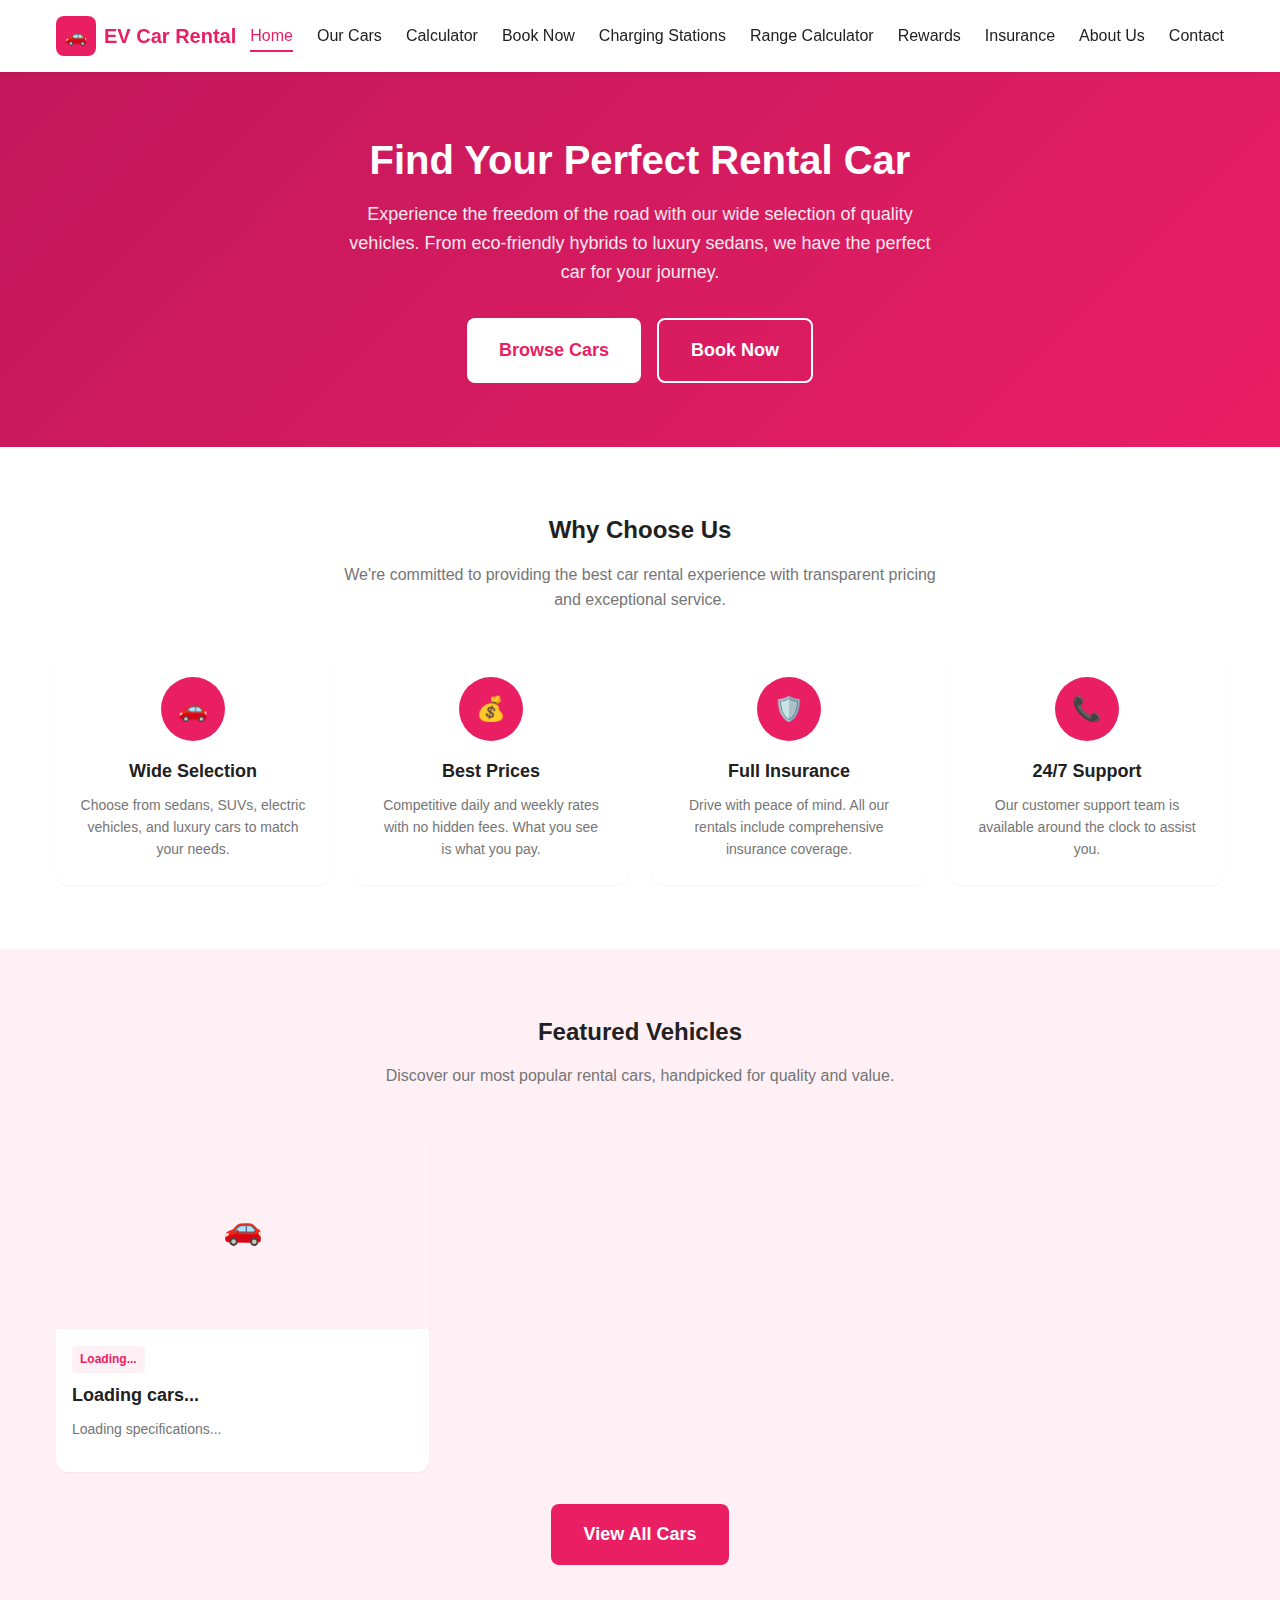
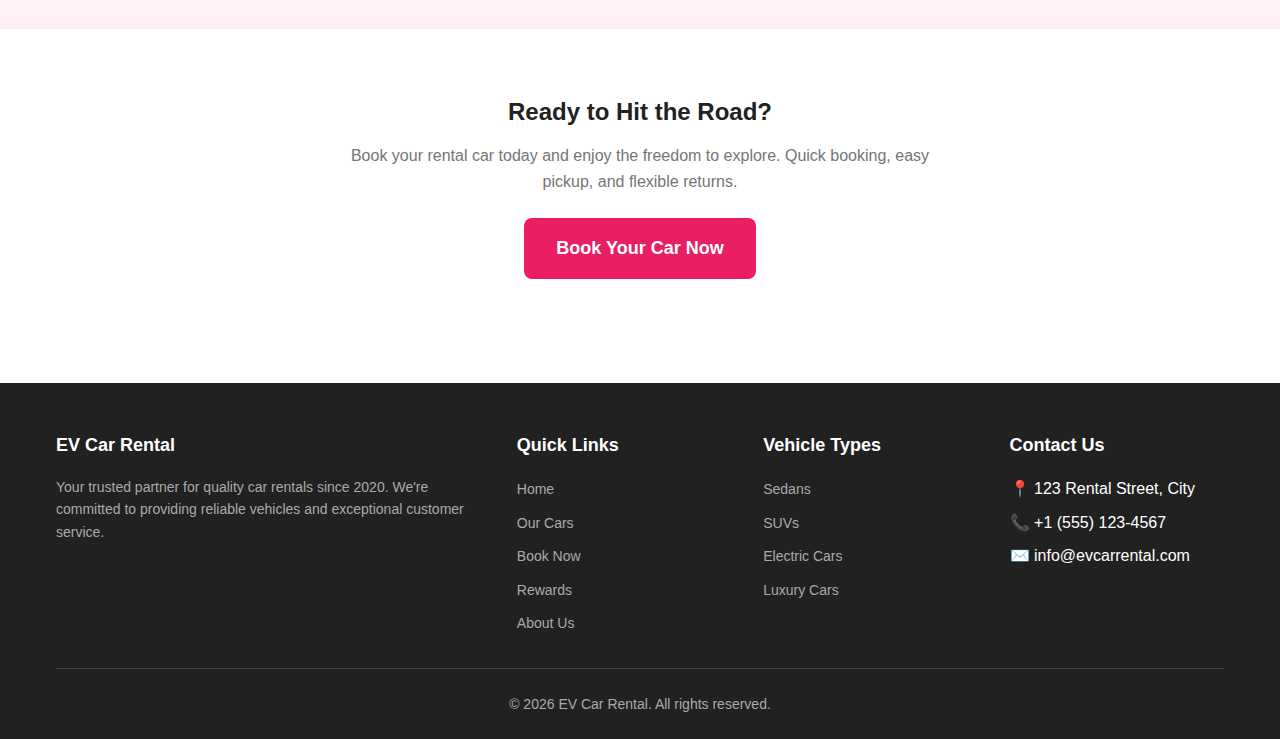
<file: index.html>
<!DOCTYPE html>
<html lang="en">
<head>
  <meta charset="UTF-8">
  <meta name="viewport" content="width=device-width, initial-scale=1.0">
  <meta name="description" content="EV Car Rental - Your trusted partner for quality car rentals. Wide selection, best prices, and 24/7 support.">
  <title>EV Car Rental - Quality Car Rentals</title>
  <link rel="stylesheet" href="css/styles.css">
</head>
<body>
  <!-- Header -->
  <header class="header">
    <div class="container">
      <a href="index.html" class="logo">
        <span class="logo-icon">🚗</span>
        EV Car Rental
      </a>
      
      <nav class="nav-desktop">
        <ul>
          <li><a href="index.html" class="active">Home</a></li>
          <li><a href="cars.html">Our Cars</a></li>
          <li><a href="charging-calculator.html">Calculator</a></li>
          <li><a href="booking.html">Book Now</a></li>
          <li><a href="charging-stations.html">Charging Stations</a></li>
          <li><a href="range-calculator.html">Range Calculator</a></li>
          <li><a href="loyalty.html">Rewards</a></li>
          <li><a href="insurance.html">Insurance</a></li>
          <li><a href="about.html">About Us</a></li>
          <li><a href="contact.html">Contact</a></li>
        </ul>
      </nav>
      
      <button class="menu-toggle" aria-label="Toggle menu">
        <span></span>
        <span></span>
        <span></span>
      </button>
      
      <nav class="nav-mobile">
        <ul>
          <li><a href="index.html" class="active">Home</a></li>
          <li><a href="cars.html">Our Cars</a></li>
          <li><a href="charging-calculator.html">Calculator</a></li>
          <li><a href="booking.html">Book Now</a></li>
          <li><a href="charging-stations.html">Charging Stations</a></li>
          <li><a href="range-calculator.html">Range Calculator</a></li>
          <li><a href="loyalty.html">Rewards</a></li>
          <li><a href="insurance.html">Insurance</a></li>
          <li><a href="about.html">About Us</a></li>
          <li><a href="contact.html">Contact</a></li>
        </ul>
      </nav>
    </div>
  </header>

  <!-- Hero Section -->
  <section class="hero">
    <div class="container">
      <h1>Find Your Perfect Rental Car</h1>
      <p>Experience the freedom of the road with our wide selection of quality vehicles. From eco-friendly hybrids to luxury sedans, we have the perfect car for your journey.</p>
      <div class="hero-buttons">
        <a href="cars.html" class="btn btn-primary btn-lg">Browse Cars</a>
        <a href="booking.html" class="btn btn-outline btn-lg">Book Now</a>
      </div>
    </div>
  </section>

  <!-- Features Section -->
  <section class="section">
    <div class="container">
      <div class="section-header">
        <h2>Why Choose Us</h2>
        <p>We're committed to providing the best car rental experience with transparent pricing and exceptional service.</p>
      </div>
      
      <div class="features-grid">
        <div class="feature-card">
          <div class="feature-icon">🚗</div>
          <h3>Wide Selection</h3>
          <p>Choose from sedans, SUVs, electric vehicles, and luxury cars to match your needs.</p>
        </div>
        
        <div class="feature-card">
          <div class="feature-icon">💰</div>
          <h3>Best Prices</h3>
          <p>Competitive daily and weekly rates with no hidden fees. What you see is what you pay.</p>
        </div>
        
        <div class="feature-card">
          <div class="feature-icon">🛡️</div>
          <h3>Full Insurance</h3>
          <p>Drive with peace of mind. All our rentals include comprehensive insurance coverage.</p>
        </div>
        
        <div class="feature-card">
          <div class="feature-icon">📞</div>
          <h3>24/7 Support</h3>
          <p>Our customer support team is available around the clock to assist you.</p>
        </div>
      </div>
    </div>
  </section>

  <!-- Featured Cars Section -->
  <section class="section section-alt">
    <div class="container">
      <div class="section-header">
        <h2>Featured Vehicles</h2>
        <p>Discover our most popular rental cars, handpicked for quality and value.</p>
      </div>
      
      <div class="cars-grid" id="featured-cars">
        <!-- Cars will be loaded dynamically via JavaScript -->
        <div class="car-card">
          <div class="car-image"><span>🚗</span></div>
          <div class="car-content">
            <span class="car-type">Loading...</span>
            <h3>Loading cars...</h3>
            <div class="car-specs">
              <span>Loading specifications...</span>
            </div>
          </div>
        </div>
      </div>
      
      <div class="text-center" style="margin-top: var(--space-8);">
        <a href="cars.html" class="btn btn-primary btn-lg">View All Cars</a>
      </div>
    </div>
  </section>

  <!-- CTA Section -->
  <section class="section">
    <div class="container">
      <div class="section-header">
        <h2>Ready to Hit the Road?</h2>
        <p>Book your rental car today and enjoy the freedom to explore. Quick booking, easy pickup, and flexible returns.</p>
        <div style="margin-top: var(--space-6);">
          <a href="booking.html" class="btn btn-primary btn-lg">Book Your Car Now</a>
        </div>
      </div>
    </div>
  </section>

  <!-- Footer -->
  <footer class="footer">
    <div class="container">
      <div class="footer-grid">
        <div class="footer-section">
          <h3>EV Car Rental</h3>
          <p>Your trusted partner for quality car rentals since 2020. We're committed to providing reliable vehicles and exceptional customer service.</p>
        </div>
        
        <div class="footer-section">
          <h3>Quick Links</h3>
          <ul>
            <li><a href="index.html">Home</a></li>
            <li><a href="cars.html">Our Cars</a></li>
            <li><a href="booking.html">Book Now</a></li>
            <li><a href="loyalty.html">Rewards</a></li>
            <li><a href="about.html">About Us</a></li>
          </ul>
        </div>
        
        <div class="footer-section">
          <h3>Vehicle Types</h3>
          <ul>
            <li><a href="cars.html">Sedans</a></li>
            <li><a href="cars.html">SUVs</a></li>
            <li><a href="cars.html">Electric Cars</a></li>
            <li><a href="cars.html">Luxury Cars</a></li>
          </ul>
        </div>
        
        <div class="footer-section">
          <h3>Contact Us</h3>
          <ul>
            <li>📍 123 Rental Street, City</li>
            <li>📞 +1 (555) 123-4567</li>
            <li>✉️ info@evcarrental.com</li>
          </ul>
        </div>
      </div>
      
      <div class="footer-bottom">
        <p>&copy; 2026 EV Car Rental. All rights reserved.</p>
      </div>
    </div>
  </footer>

  <script src="js/main.js"></script>
</body>
</html>
</file>
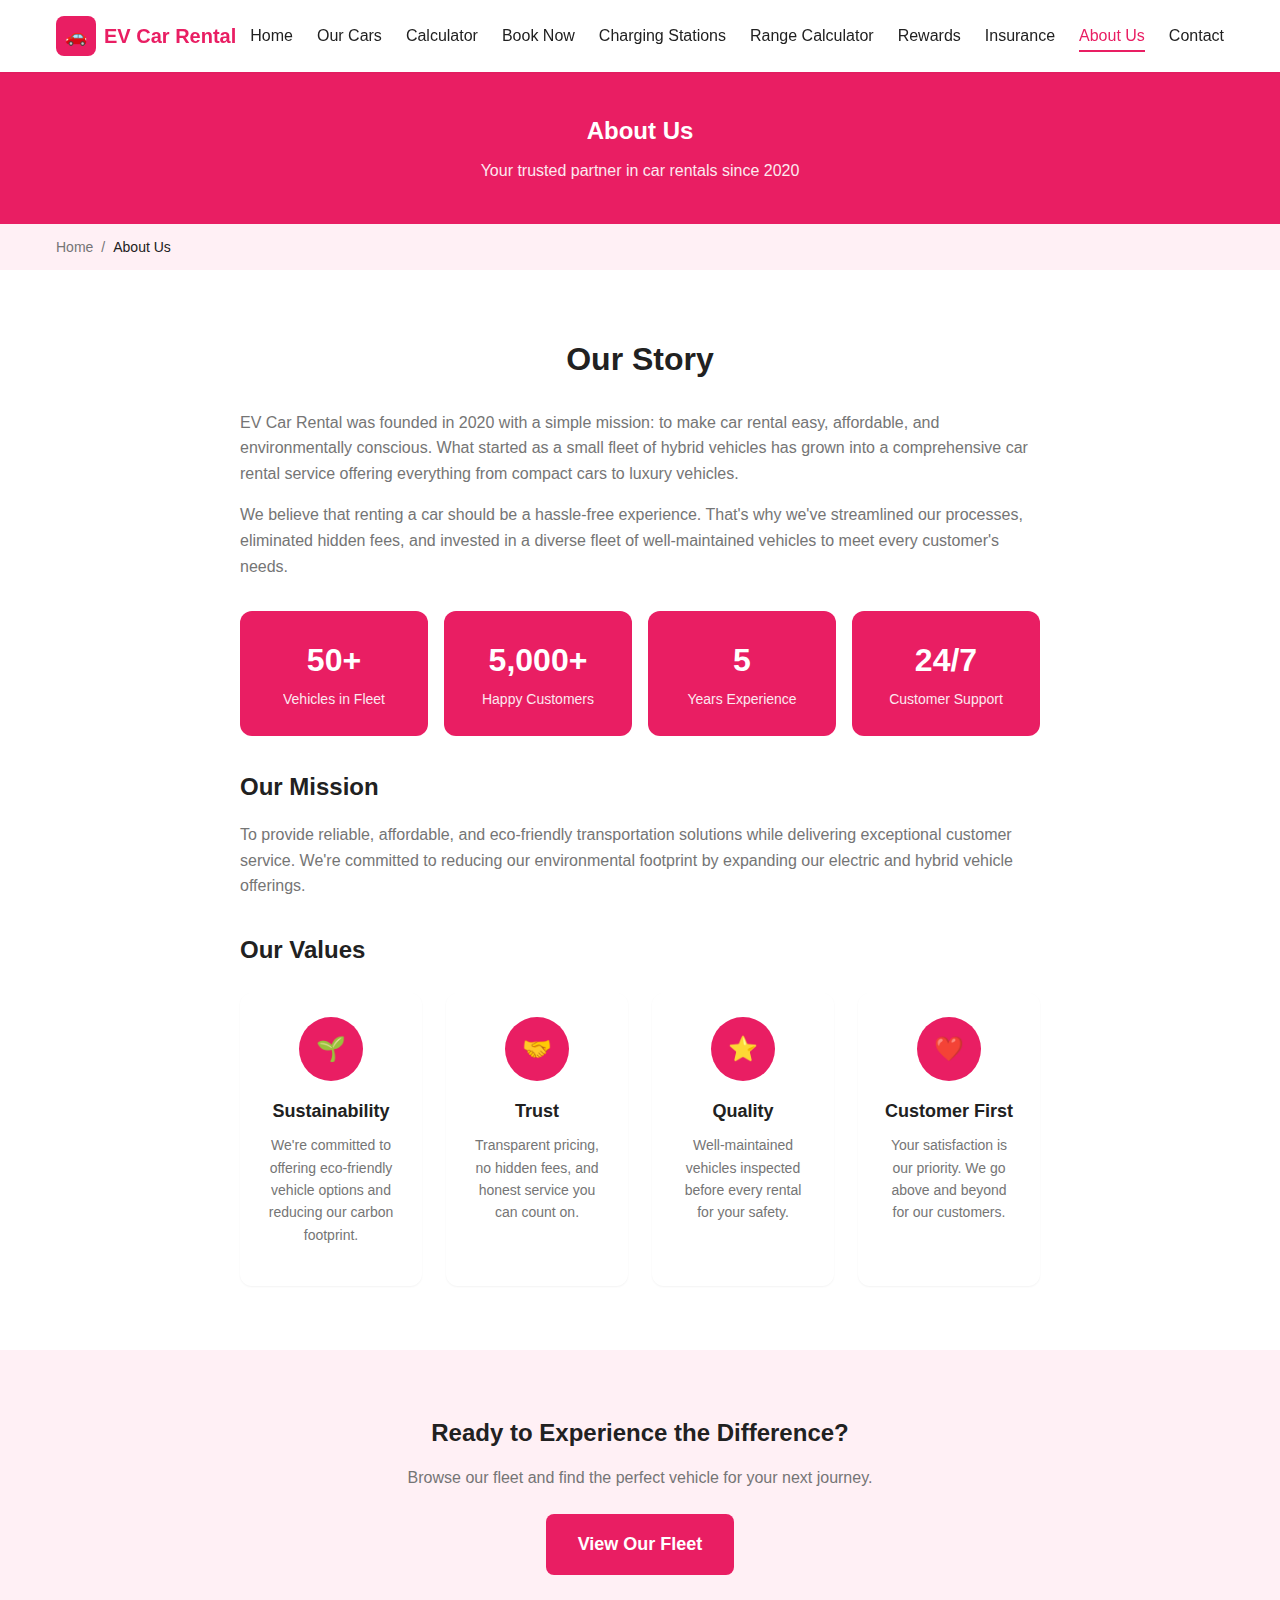
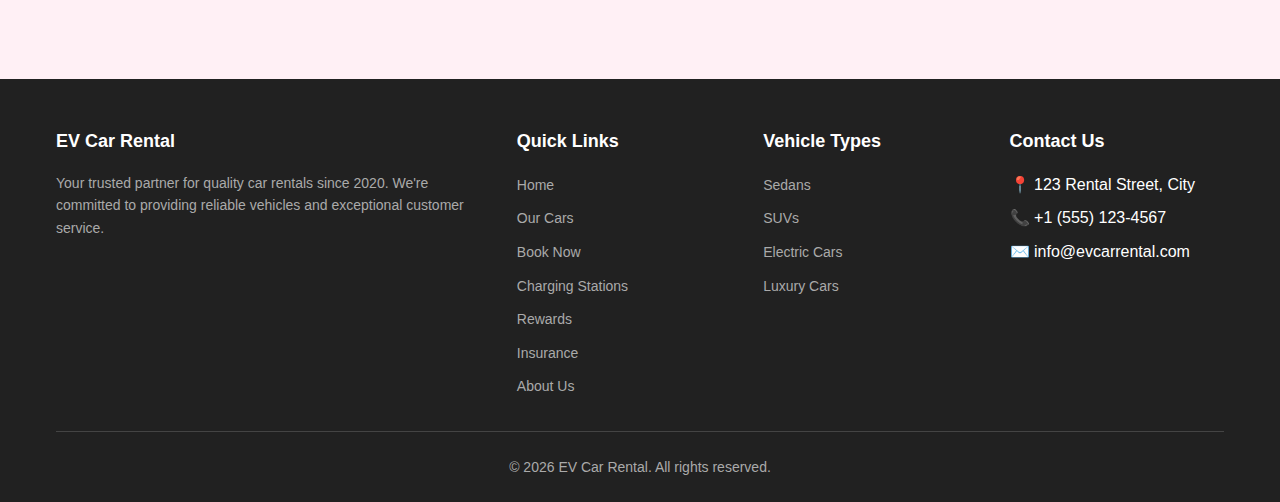
<file: about.html>
<!DOCTYPE html>
<html lang="en">
<head>
  <meta charset="UTF-8">
  <meta name="viewport" content="width=device-width, initial-scale=1.0">
  <meta name="description" content="Learn about EV Car Rental - our mission, values, and commitment to providing quality car rental services.">
  <title>About Us - EV Car Rental</title>
  <link rel="stylesheet" href="css/styles.css">
</head>
<body>
  <!-- Header -->
  <header class="header">
    <div class="container">
      <a href="index.html" class="logo">
        <span class="logo-icon">🚗</span>
        EV Car Rental
      </a>
      
      <nav class="nav-desktop">
        <ul>
          <li><a href="index.html">Home</a></li>
          <li><a href="cars.html">Our Cars</a></li>
          <li><a href="charging-calculator.html">Calculator</a></li>
          <li><a href="booking.html">Book Now</a></li>
          <li><a href="charging-stations.html">Charging Stations</a></li>
          <li><a href="range-calculator.html">Range Calculator</a></li>
          <li><a href="loyalty.html">Rewards</a></li>
          <li><a href="insurance.html">Insurance</a></li>
          <li><a href="about.html" class="active">About Us</a></li>
          <li><a href="contact.html">Contact</a></li>
        </ul>
      </nav>
      
      <button class="menu-toggle" aria-label="Toggle menu">
        <span></span>
        <span></span>
        <span></span>
      </button>
      
      <nav class="nav-mobile">
        <ul>
          <li><a href="index.html">Home</a></li>
          <li><a href="cars.html">Our Cars</a></li>
          <li><a href="charging-calculator.html">Calculator</a></li>
          <li><a href="booking.html">Book Now</a></li>
          <li><a href="charging-stations.html">Charging Stations</a></li>
          <li><a href="range-calculator.html">Range Calculator</a></li>
          <li><a href="loyalty.html">Rewards</a></li>
          <li><a href="insurance.html">Insurance</a></li>
          <li><a href="about.html" class="active">About Us</a></li>
          <li><a href="contact.html">Contact</a></li>
        </ul>
      </nav>
    </div>
  </header>

  <!-- Page Header -->
  <section class="page-header">
    <div class="container">
      <h1>About Us</h1>
      <p>Your trusted partner in car rentals since 2020</p>
    </div>
  </section>

  <!-- Breadcrumb -->
  <nav class="breadcrumb">
    <div class="container">
      <ul>
        <li><a href="index.html">Home</a></li>
        <li>About Us</li>
      </ul>
    </div>
  </nav>

  <!-- About Content -->
  <section class="section">
    <div class="container">
      <div class="about-content">
        <h1>Our Story</h1>
        
        <p>EV Car Rental was founded in 2020 with a simple mission: to make car rental easy, affordable, and environmentally conscious. What started as a small fleet of hybrid vehicles has grown into a comprehensive car rental service offering everything from compact cars to luxury vehicles.</p>
        
        <p>We believe that renting a car should be a hassle-free experience. That's why we've streamlined our processes, eliminated hidden fees, and invested in a diverse fleet of well-maintained vehicles to meet every customer's needs.</p>
        
        <!-- Stats -->
        <div class="stats-grid">
          <div class="stat-card">
            <span class="number">50+</span>
            <span class="label">Vehicles in Fleet</span>
          </div>
          <div class="stat-card">
            <span class="number">5,000+</span>
            <span class="label">Happy Customers</span>
          </div>
          <div class="stat-card">
            <span class="number">5</span>
            <span class="label">Years Experience</span>
          </div>
          <div class="stat-card">
            <span class="number">24/7</span>
            <span class="label">Customer Support</span>
          </div>
        </div>
        
        <h2 style="margin-top: var(--space-8); margin-bottom: var(--space-4);">Our Mission</h2>
        
        <p>To provide reliable, affordable, and eco-friendly transportation solutions while delivering exceptional customer service. We're committed to reducing our environmental footprint by expanding our electric and hybrid vehicle offerings.</p>
        
        <h2 style="margin-top: var(--space-8); margin-bottom: var(--space-4);">Our Values</h2>
        
        <div class="features-grid" style="margin-top: var(--space-6);">
          <div class="feature-card">
            <div class="feature-icon">🌱</div>
            <h3>Sustainability</h3>
            <p>We're committed to offering eco-friendly vehicle options and reducing our carbon footprint.</p>
          </div>
          
          <div class="feature-card">
            <div class="feature-icon">🤝</div>
            <h3>Trust</h3>
            <p>Transparent pricing, no hidden fees, and honest service you can count on.</p>
          </div>
          
          <div class="feature-card">
            <div class="feature-icon">⭐</div>
            <h3>Quality</h3>
            <p>Well-maintained vehicles inspected before every rental for your safety.</p>
          </div>
          
          <div class="feature-card">
            <div class="feature-icon">❤️</div>
            <h3>Customer First</h3>
            <p>Your satisfaction is our priority. We go above and beyond for our customers.</p>
          </div>
        </div>
      </div>
    </div>
  </section>

  <!-- CTA Section -->
  <section class="section section-alt">
    <div class="container">
      <div class="section-header">
        <h2>Ready to Experience the Difference?</h2>
        <p>Browse our fleet and find the perfect vehicle for your next journey.</p>
        <div style="margin-top: var(--space-6);">
          <a href="cars.html" class="btn btn-primary btn-lg">View Our Fleet</a>
        </div>
      </div>
    </div>
  </section>

  <!-- Footer -->
  <footer class="footer">
    <div class="container">
      <div class="footer-grid">
        <div class="footer-section">
          <h3>EV Car Rental</h3>
          <p>Your trusted partner for quality car rentals since 2020. We're committed to providing reliable vehicles and exceptional customer service.</p>
        </div>
        
        <div class="footer-section">
          <h3>Quick Links</h3>
          <ul>
            <li><a href="index.html">Home</a></li>
            <li><a href="cars.html">Our Cars</a></li>
            <li><a href="booking.html">Book Now</a></li>
          <li><a href="charging-stations.html">Charging Stations</a></li>
            <li><a href="loyalty.html">Rewards</a></li>
            <li><a href="insurance.html">Insurance</a></li>
          <li><a href="about.html">About Us</a></li>
          </ul>
        </div>
        
        <div class="footer-section">
          <h3>Vehicle Types</h3>
          <ul>
            <li><a href="cars.html">Sedans</a></li>
            <li><a href="cars.html">SUVs</a></li>
            <li><a href="cars.html">Electric Cars</a></li>
            <li><a href="cars.html">Luxury Cars</a></li>
          </ul>
        </div>
        
        <div class="footer-section">
          <h3>Contact Us</h3>
          <ul>
            <li>📍 123 Rental Street, City</li>
            <li>📞 +1 (555) 123-4567</li>
            <li>✉️ info@evcarrental.com</li>
          </ul>
        </div>
      </div>
      
      <div class="footer-bottom">
        <p>&copy; 2026 EV Car Rental. All rights reserved.</p>
      </div>
    </div>
  </footer>

  <script src="js/main.js"></script>
</body>
</html>
</file>
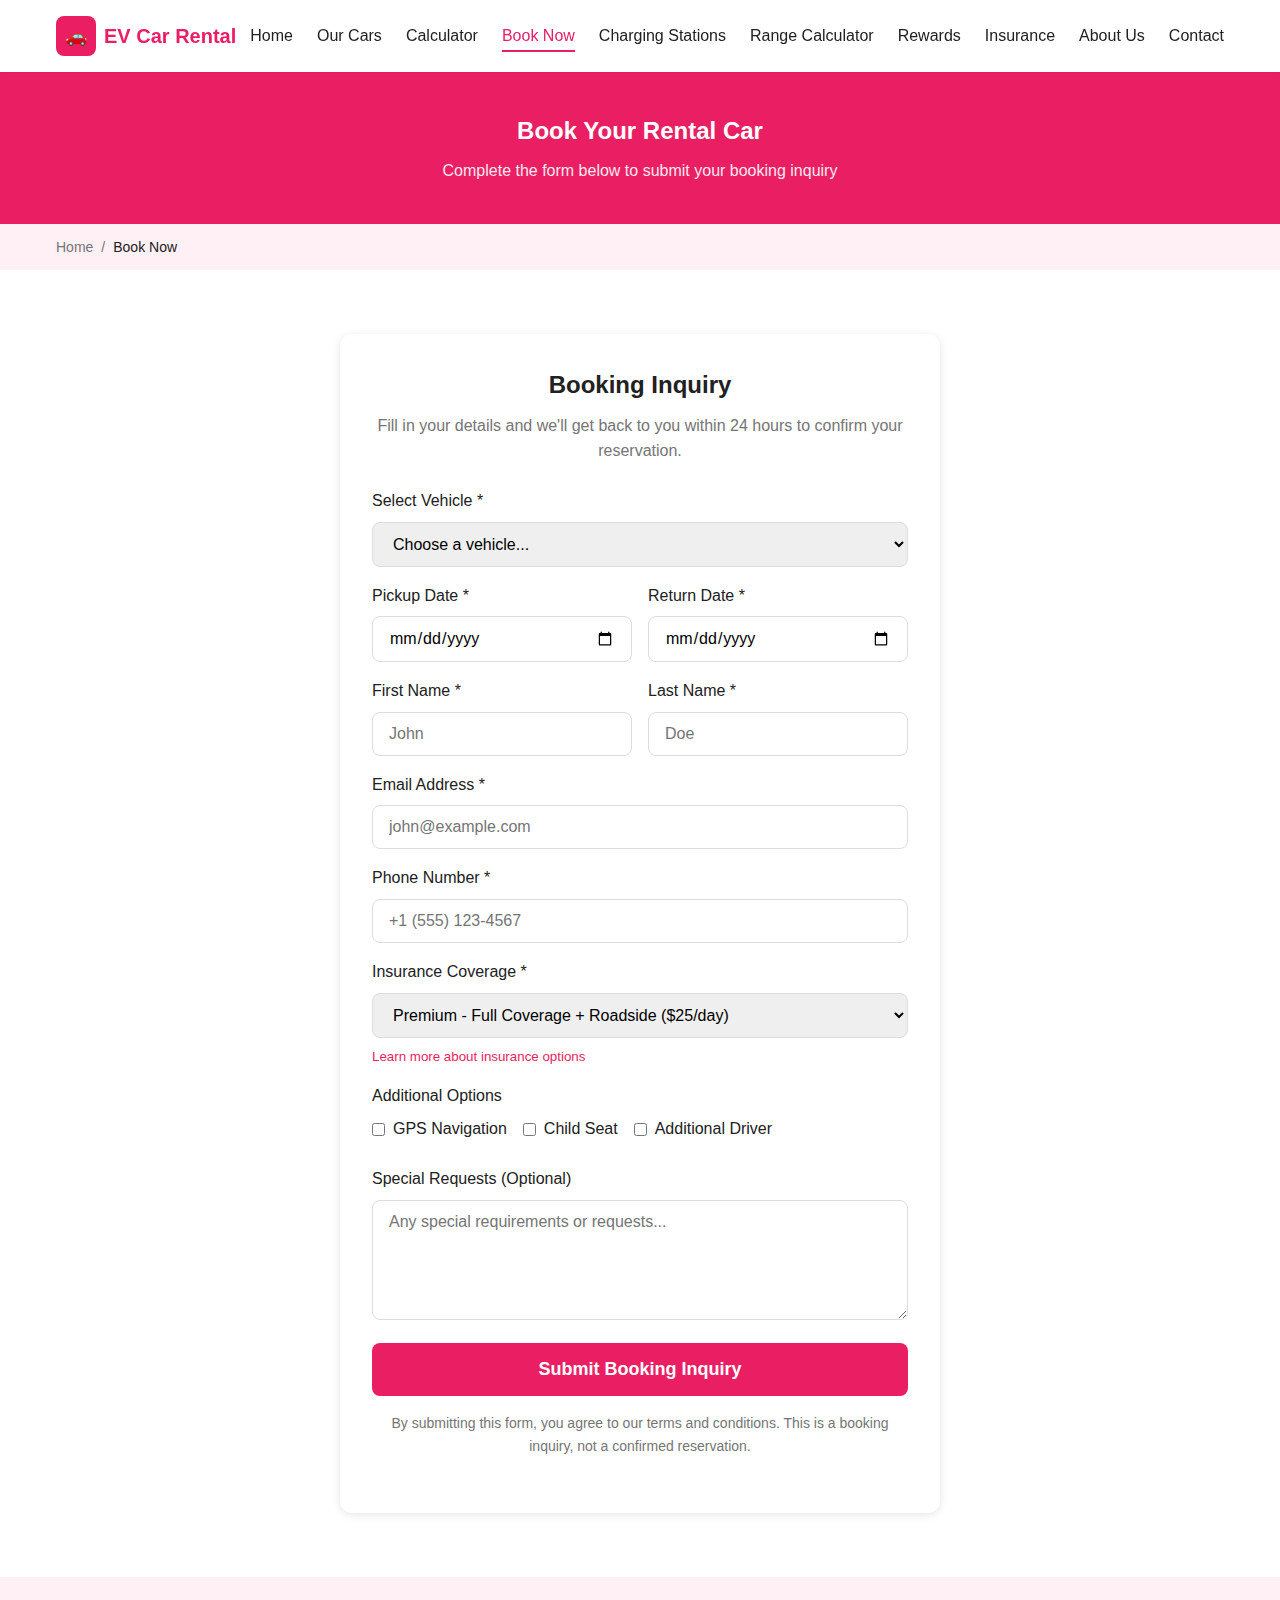
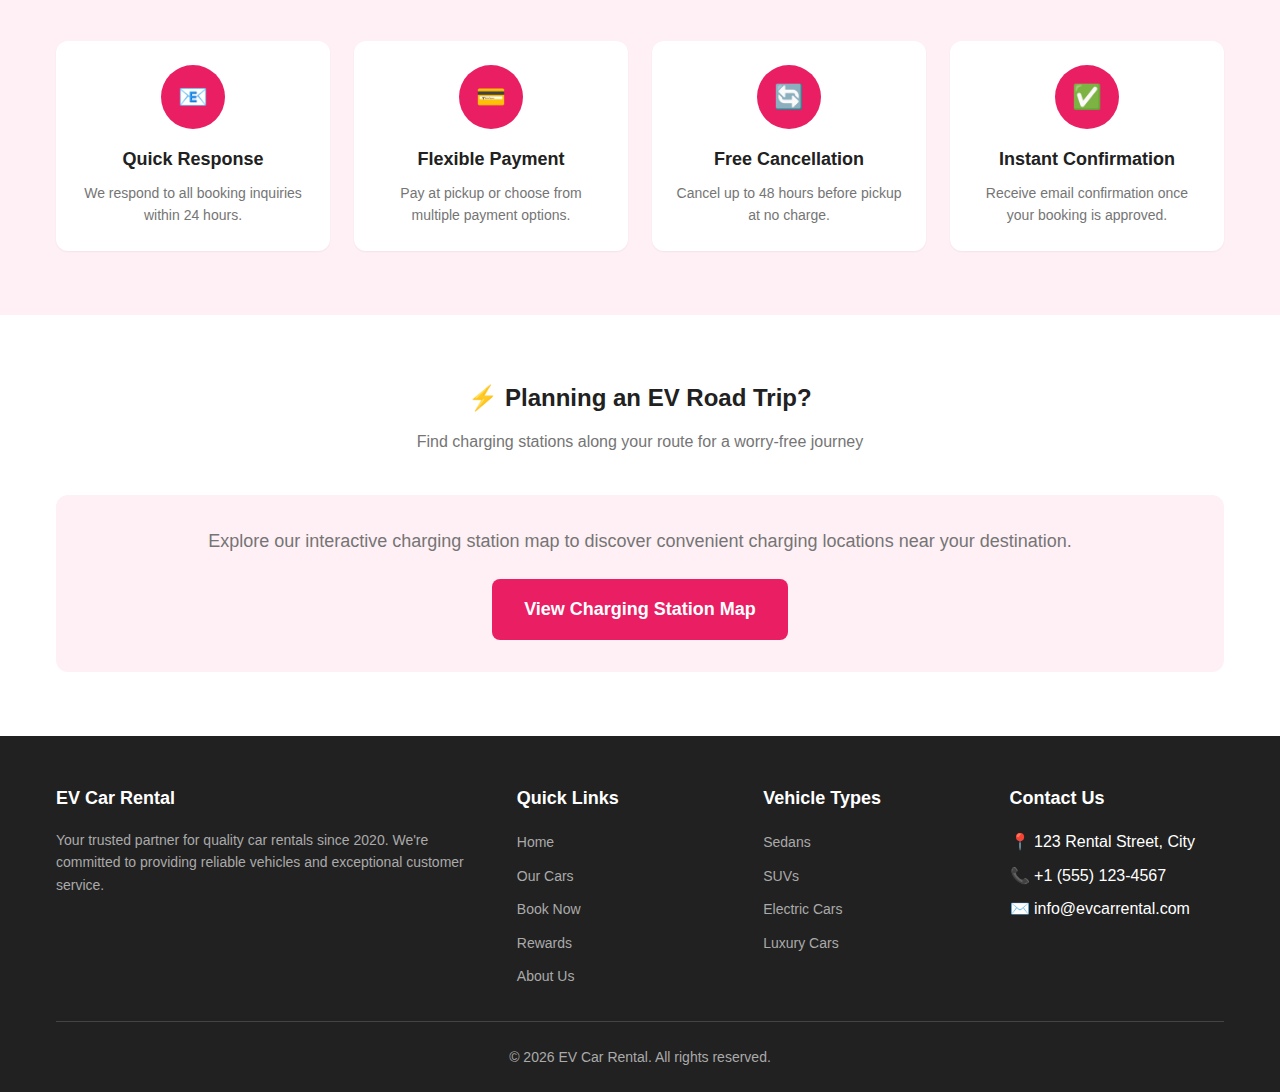
<file: booking.html>
<!DOCTYPE html>
<html lang="en">
<head>
  <meta charset="UTF-8">
  <meta name="viewport" content="width=device-width, initial-scale=1.0">
  <meta name="description" content="Book your rental car quickly and easily. Select your vehicle, dates, and submit your booking inquiry.">
  <title>Book a Car - EV Car Rental</title>
  <link rel="stylesheet" href="css/styles.css">
</head>
<body>
  <!-- Header -->
  <header class="header">
    <div class="container">
      <a href="index.html" class="logo">
        <span class="logo-icon">🚗</span>
        EV Car Rental
      </a>
      
      <nav class="nav-desktop">
        <ul>
          <li><a href="index.html">Home</a></li>
          <li><a href="cars.html">Our Cars</a></li>
          <li><a href="charging-calculator.html">Calculator</a></li>
          <li><a href="booking.html" class="active">Book Now</a></li>
          <li><a href="charging-stations.html">Charging Stations</a></li>
          <li><a href="range-calculator.html">Range Calculator</a></li>
          <li><a href="loyalty.html">Rewards</a></li>
          <li><a href="insurance.html">Insurance</a></li>
          <li><a href="about.html">About Us</a></li>
          <li><a href="contact.html">Contact</a></li>
        </ul>
      </nav>
      
      <button class="menu-toggle" aria-label="Toggle menu">
        <span></span>
        <span></span>
        <span></span>
      </button>
      
      <nav class="nav-mobile">
        <ul>
          <li><a href="index.html">Home</a></li>
          <li><a href="cars.html">Our Cars</a></li>
          <li><a href="charging-calculator.html">Calculator</a></li>
          <li><a href="booking.html" class="active">Book Now</a></li>
          <li><a href="charging-stations.html">Charging Stations</a></li>
          <li><a href="range-calculator.html">Range Calculator</a></li>
          <li><a href="loyalty.html">Rewards</a></li>
          <li><a href="insurance.html">Insurance</a></li>
          <li><a href="about.html">About Us</a></li>
          <li><a href="contact.html">Contact</a></li>
        </ul>
      </nav>
    </div>
  </header>

  <!-- Page Header -->
  <section class="page-header">
    <div class="container">
      <h1>Book Your Rental Car</h1>
      <p>Complete the form below to submit your booking inquiry</p>
    </div>
  </section>

  <!-- Breadcrumb -->
  <nav class="breadcrumb">
    <div class="container">
      <ul>
        <li><a href="index.html">Home</a></li>
        <li>Book Now</li>
      </ul>
    </div>
  </nav>

  <!-- Booking Form Section -->
  <section class="section">
    <div class="container">
      <div class="form-container">
        <h1>Booking Inquiry</h1>
        <p>Fill in your details and we'll get back to you within 24 hours to confirm your reservation.</p>
        
        <!-- Success Message -->
        <div id="success-message" class="success-message">
          <strong>Thank you for your booking inquiry!</strong><br>
          We've received your request and will contact you within 24 hours to confirm your reservation.
          <!-- Carbon footprint display will be inserted here dynamically -->
        </div>
        
        <form id="booking-form">
          <!-- Vehicle Selection -->
          <div class="form-group">
            <label for="car-select">Select Vehicle *</label>
            <select id="car-select" name="car" required>
              <option value="">Choose a vehicle...</option>
              <!-- Options will be loaded dynamically -->
            </select>
          </div>
          
          <!-- Rental Dates -->
          <div class="form-row">
            <div class="form-group">
              <label for="pickup-date">Pickup Date *</label>
              <input type="date" id="pickup-date" name="pickup-date" required>
            </div>
            <div class="form-group">
              <label for="return-date">Return Date *</label>
              <input type="date" id="return-date" name="return-date" required>
            </div>
          </div>
          
          <!-- Customer Information -->
          <div class="form-row">
            <div class="form-group">
              <label for="first-name">First Name *</label>
              <input type="text" id="first-name" name="first-name" placeholder="John" required>
            </div>
            <div class="form-group">
              <label for="last-name">Last Name *</label>
              <input type="text" id="last-name" name="last-name" placeholder="Doe" required>
            </div>
          </div>
          
          <div class="form-group">
            <label for="email">Email Address *</label>
            <input type="email" id="email" name="email" placeholder="john@example.com" required>
          </div>
          
          <div class="form-group">
            <label for="phone">Phone Number *</label>
            <input type="tel" id="phone" name="phone" placeholder="+1 (555) 123-4567" required>
          </div>
          
          <!-- Insurance Selection -->
          <div class="form-group">
            <label for="insurance-tier">Insurance Coverage *</label>
            <select id="insurance-tier" name="insurance-tier" required>
              <option value="basic">Basic - Liability Only ($0/day - Included)</option>
              <option value="standard">Standard - Collision Damage Waiver ($15/day)</option>
              <option value="premium" selected>Premium - Full Coverage + Roadside ($25/day)</option>
              <option value="ultimate">Ultimate - Zero Deductible + Personal Effects ($35/day)</option>
            </select>
            <small style="display: block; margin-top: var(--space-2); color: var(--color-gray);">
              <a href="insurance.html" target="_blank" style="color: var(--color-primary);">Learn more about insurance options</a>
            </small>
          </div>
          
          <!-- Additional Options -->
          <div class="form-group">
            <label>Additional Options</label>
            <div class="checkbox-group">
              <label>
                <input type="checkbox" name="options" value="gps">
                GPS Navigation
              </label>
              <label>
                <input type="checkbox" name="options" value="child-seat">
                Child Seat
              </label>
              <label>
                <input type="checkbox" name="options" value="additional-driver">
                Additional Driver
              </label>
            </div>
          </div>
          
          <!-- Special Requests -->
          <div class="form-group">
            <label for="notes">Special Requests (Optional)</label>
            <textarea id="notes" name="notes" placeholder="Any special requirements or requests..."></textarea>
          </div>
          
          <!-- Submit Button -->
          <button type="submit" class="btn btn-primary btn-lg" style="width: 100%;">
            Submit Booking Inquiry
          </button>
        </form>
        
        <p style="margin-top: var(--space-4); text-align: center; color: var(--color-gray); font-size: var(--font-size-sm);">
          By submitting this form, you agree to our terms and conditions. This is a booking inquiry, not a confirmed reservation.
        </p>
      </div>
    </div>
  </section>

  <!-- Info Section -->
  <section class="section section-alt">
    <div class="container">
      <div class="features-grid">
        <div class="feature-card">
          <div class="feature-icon">📧</div>
          <h3>Quick Response</h3>
          <p>We respond to all booking inquiries within 24 hours.</p>
        </div>
        
        <div class="feature-card">
          <div class="feature-icon">💳</div>
          <h3>Flexible Payment</h3>
          <p>Pay at pickup or choose from multiple payment options.</p>
        </div>
        
        <div class="feature-card">
          <div class="feature-icon">🔄</div>
          <h3>Free Cancellation</h3>
          <p>Cancel up to 48 hours before pickup at no charge.</p>
        </div>
        
        <div class="feature-card">
          <div class="feature-icon">✅</div>
          <h3>Instant Confirmation</h3>
          <p>Receive email confirmation once your booking is approved.</p>
        </div>
      </div>
    </div>
  </section>

  <!-- EV Charging Section -->
  <section class="section">
    <div class="container">
      <div class="section-header">
        <h2>⚡ Planning an EV Road Trip?</h2>
        <p>Find charging stations along your route for a worry-free journey</p>
      </div>
      <div style="text-align: center; padding: var(--space-8); background-color: var(--color-light); border-radius: var(--radius-lg);">
        <p style="font-size: var(--font-size-lg); margin-bottom: var(--space-6); color: var(--color-gray);">
          Explore our interactive charging station map to discover convenient charging locations near your destination.
        </p>
        <a href="charging-stations.html" class="btn btn-primary btn-lg">
          View Charging Station Map
        </a>
      </div>
    </div>
  </section>

  <!-- Footer -->
  <footer class="footer">
    <div class="container">
      <div class="footer-grid">
        <div class="footer-section">
          <h3>EV Car Rental</h3>
          <p>Your trusted partner for quality car rentals since 2020. We're committed to providing reliable vehicles and exceptional customer service.</p>
        </div>
        
        <div class="footer-section">
          <h3>Quick Links</h3>
          <ul>
            <li><a href="index.html">Home</a></li>
            <li><a href="cars.html">Our Cars</a></li>
            <li><a href="booking.html">Book Now</a></li>
            <li><a href="loyalty.html">Rewards</a></li>
            <li><a href="about.html">About Us</a></li>
          </ul>
        </div>
        
        <div class="footer-section">
          <h3>Vehicle Types</h3>
          <ul>
            <li><a href="cars.html">Sedans</a></li>
            <li><a href="cars.html">SUVs</a></li>
            <li><a href="cars.html">Electric Cars</a></li>
            <li><a href="cars.html">Luxury Cars</a></li>
          </ul>
        </div>
        
        <div class="footer-section">
          <h3>Contact Us</h3>
          <ul>
            <li>📍 123 Rental Street, City</li>
            <li>📞 +1 (555) 123-4567</li>
            <li>✉️ info@evcarrental.com</li>
          </ul>
        </div>
      </div>
      
      <div class="footer-bottom">
        <p>&copy; 2026 EV Car Rental. All rights reserved.</p>
      </div>
    </div>
  </footer>

  <script src="js/main.js"></script>
</body>
</html>
</file>
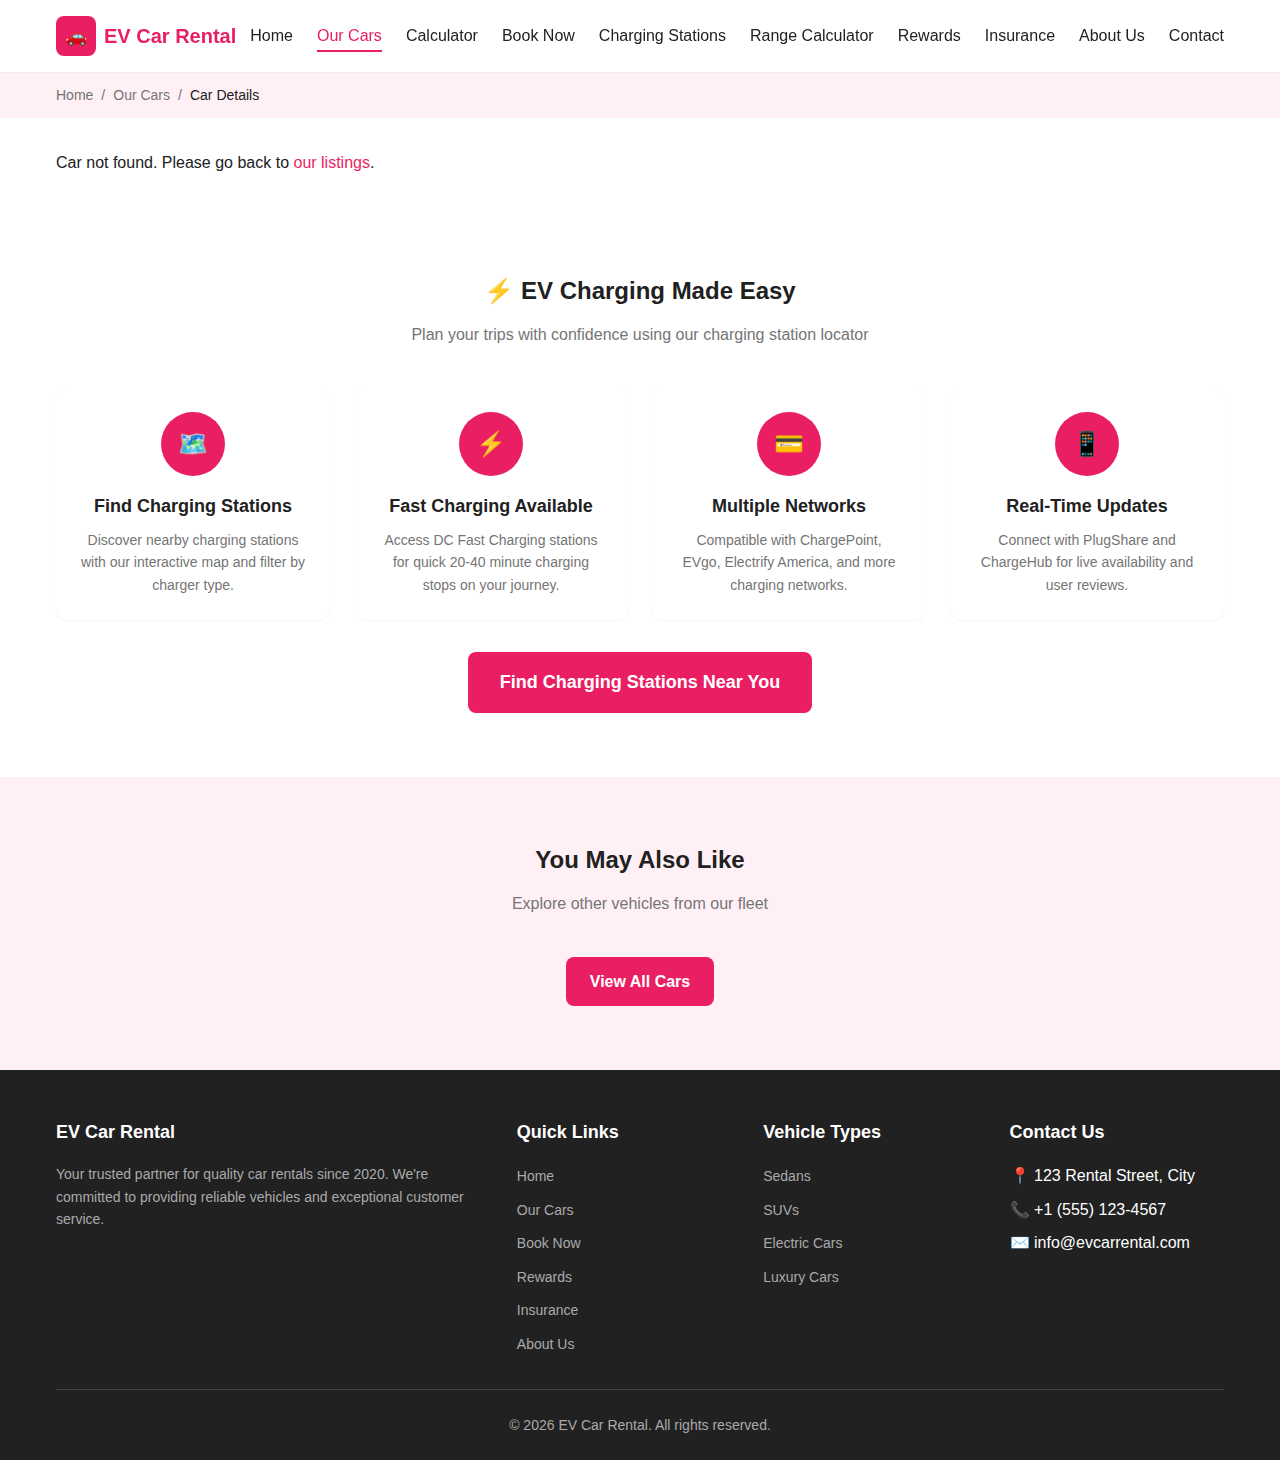
<file: car-details.html>
<!DOCTYPE html>
<html lang="en">
<head>
  <meta charset="UTF-8">
  <meta name="viewport" content="width=device-width, initial-scale=1.0">
  <meta name="description" content="View detailed information about this rental car including specifications, features, and pricing.">
  <title>Car Details - EV Car Rental</title>
  <link rel="stylesheet" href="css/styles.css">
</head>
<body>
  <!-- Header -->
  <header class="header">
    <div class="container">
      <a href="index.html" class="logo">
        <span class="logo-icon">🚗</span>
        EV Car Rental
      </a>
      
      <nav class="nav-desktop">
        <ul>
          <li><a href="index.html">Home</a></li>
          <li><a href="cars.html" class="active">Our Cars</a></li>
          <li><a href="charging-calculator.html">Calculator</a></li>
          <li><a href="booking.html">Book Now</a></li>
          <li><a href="charging-stations.html">Charging Stations</a></li>
          <li><a href="range-calculator.html">Range Calculator</a></li>
          <li><a href="loyalty.html">Rewards</a></li>
          <li><a href="insurance.html">Insurance</a></li>
          <li><a href="about.html">About Us</a></li>
          <li><a href="contact.html">Contact</a></li>
        </ul>
      </nav>
      
      <button class="menu-toggle" aria-label="Toggle menu">
        <span></span>
        <span></span>
        <span></span>
      </button>
      
      <nav class="nav-mobile">
        <ul>
          <li><a href="index.html">Home</a></li>
          <li><a href="cars.html" class="active">Our Cars</a></li>
          <li><a href="charging-calculator.html">Calculator</a></li>
          <li><a href="booking.html">Book Now</a></li>
          <li><a href="charging-stations.html">Charging Stations</a></li>
          <li><a href="range-calculator.html">Range Calculator</a></li>
          <li><a href="loyalty.html">Rewards</a></li>
          <li><a href="insurance.html">Insurance</a></li>
          <li><a href="about.html">About Us</a></li>
          <li><a href="contact.html">Contact</a></li>
        </ul>
      </nav>
    </div>
  </header>

  <!-- Breadcrumb -->
  <nav class="breadcrumb">
    <div class="container">
      <ul>
        <li><a href="index.html">Home</a></li>
        <li><a href="cars.html">Our Cars</a></li>
        <li id="breadcrumb-car-name">Car Details</li>
      </ul>
    </div>
  </nav>

  <!-- Car Details Section -->
  <section class="car-details">
    <div class="container" id="car-details-container">
      <!-- Car details will be loaded dynamically via JavaScript -->
      <div class="car-details-grid">
        <div class="car-gallery">
          <span>🚗</span>
        </div>
        <div class="car-info">
          <span class="car-type">Loading...</span>
          <h1>Loading car details...</h1>
          <p class="description">Please wait while we load the vehicle information.</p>
        </div>
      </div>
    </div>
  </section>

  <!-- EV Charging Information Section -->
  <section class="section">
    <div class="container">
      <div class="section-header">
        <h2>⚡ EV Charging Made Easy</h2>
        <p>Plan your trips with confidence using our charging station locator</p>
      </div>
      <div class="features-grid">
        <div class="feature-card">
          <div class="feature-icon">🗺️</div>
          <h3>Find Charging Stations</h3>
          <p>Discover nearby charging stations with our interactive map and filter by charger type.</p>
        </div>
        
        <div class="feature-card">
          <div class="feature-icon">⚡</div>
          <h3>Fast Charging Available</h3>
          <p>Access DC Fast Charging stations for quick 20-40 minute charging stops on your journey.</p>
        </div>
        
        <div class="feature-card">
          <div class="feature-icon">💳</div>
          <h3>Multiple Networks</h3>
          <p>Compatible with ChargePoint, EVgo, Electrify America, and more charging networks.</p>
        </div>
        
        <div class="feature-card">
          <div class="feature-icon">📱</div>
          <h3>Real-Time Updates</h3>
          <p>Connect with PlugShare and ChargeHub for live availability and user reviews.</p>
        </div>
      </div>
      <div class="text-center" style="margin-top: var(--space-8);">
        <a href="charging-stations.html" class="btn btn-primary btn-lg">
          Find Charging Stations Near You
        </a>
      </div>
    </div>
  </section>

  <!-- Related Cars Section -->
  <section class="section section-alt">
    <div class="container">
      <div class="section-header">
        <h2>You May Also Like</h2>
        <p>Explore other vehicles from our fleet</p>
      </div>
      <div class="text-center">
        <a href="cars.html" class="btn btn-primary">View All Cars</a>
      </div>
    </div>
  </section>

  <!-- Footer -->
  <footer class="footer">
    <div class="container">
      <div class="footer-grid">
        <div class="footer-section">
          <h3>EV Car Rental</h3>
          <p>Your trusted partner for quality car rentals since 2020. We're committed to providing reliable vehicles and exceptional customer service.</p>
        </div>
        
        <div class="footer-section">
          <h3>Quick Links</h3>
          <ul>
            <li><a href="index.html">Home</a></li>
            <li><a href="cars.html">Our Cars</a></li>
            <li><a href="booking.html">Book Now</a></li>
            <li><a href="loyalty.html">Rewards</a></li>
            <li><a href="insurance.html">Insurance</a></li>
          <li><a href="about.html">About Us</a></li>
          </ul>
        </div>
        
        <div class="footer-section">
          <h3>Vehicle Types</h3>
          <ul>
            <li><a href="cars.html">Sedans</a></li>
            <li><a href="cars.html">SUVs</a></li>
            <li><a href="cars.html">Electric Cars</a></li>
            <li><a href="cars.html">Luxury Cars</a></li>
          </ul>
        </div>
        
        <div class="footer-section">
          <h3>Contact Us</h3>
          <ul>
            <li>📍 123 Rental Street, City</li>
            <li>📞 +1 (555) 123-4567</li>
            <li>✉️ info@evcarrental.com</li>
          </ul>
        </div>
      </div>
      
      <div class="footer-bottom">
        <p>&copy; 2026 EV Car Rental. All rights reserved.</p>
      </div>
    </div>
  </footer>

  <script src="js/main.js"></script>
</body>
</html>
</file>
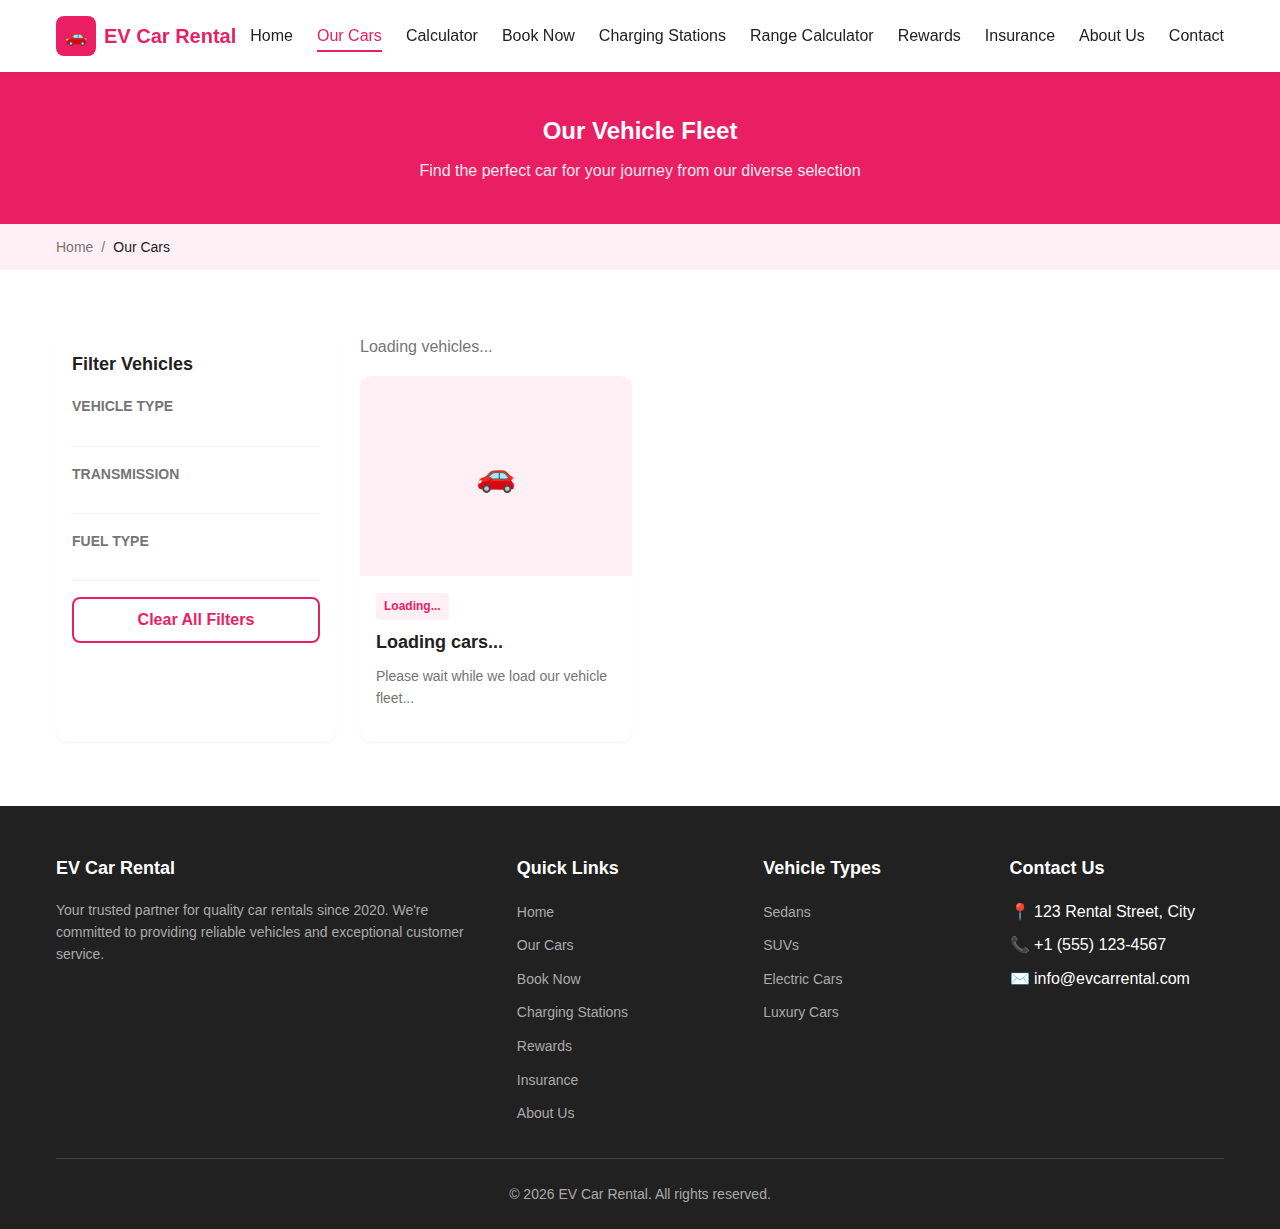
<file: cars.html>
<!DOCTYPE html>
<html lang="en">
<head>
  <meta charset="UTF-8">
  <meta name="viewport" content="width=device-width, initial-scale=1.0">
  <meta name="description" content="Browse our selection of rental cars - sedans, SUVs, electric vehicles, and luxury cars at competitive prices.">
  <title>Our Cars - EV Car Rental</title>
  <link rel="stylesheet" href="css/styles.css">
</head>
<body>
  <!-- Header -->
  <header class="header">
    <div class="container">
      <a href="index.html" class="logo">
        <span class="logo-icon">🚗</span>
        EV Car Rental
      </a>
      
      <nav class="nav-desktop">
        <ul>
          <li><a href="index.html">Home</a></li>
          <li><a href="cars.html" class="active">Our Cars</a></li>
          <li><a href="charging-calculator.html">Calculator</a></li>
          <li><a href="booking.html">Book Now</a></li>
          <li><a href="charging-stations.html">Charging Stations</a></li>
          <li><a href="range-calculator.html">Range Calculator</a></li>
          <li><a href="loyalty.html">Rewards</a></li>
          <li><a href="insurance.html">Insurance</a></li>
          <li><a href="about.html">About Us</a></li>
          <li><a href="contact.html">Contact</a></li>
        </ul>
      </nav>
      
      <button class="menu-toggle" aria-label="Toggle menu">
        <span></span>
        <span></span>
        <span></span>
      </button>
      
      <nav class="nav-mobile">
        <ul>
          <li><a href="index.html">Home</a></li>
          <li><a href="cars.html" class="active">Our Cars</a></li>
          <li><a href="charging-calculator.html">Calculator</a></li>
          <li><a href="booking.html">Book Now</a></li>
          <li><a href="charging-stations.html">Charging Stations</a></li>
          <li><a href="range-calculator.html">Range Calculator</a></li>
          <li><a href="loyalty.html">Rewards</a></li>
          <li><a href="insurance.html">Insurance</a></li>
          <li><a href="about.html">About Us</a></li>
          <li><a href="contact.html">Contact</a></li>
        </ul>
      </nav>
    </div>
  </header>

  <!-- Page Header -->
  <section class="page-header">
    <div class="container">
      <h1>Our Vehicle Fleet</h1>
      <p>Find the perfect car for your journey from our diverse selection</p>
    </div>
  </section>

  <!-- Breadcrumb -->
  <nav class="breadcrumb">
    <div class="container">
      <ul>
        <li><a href="index.html">Home</a></li>
        <li>Our Cars</li>
      </ul>
    </div>
  </nav>

  <!-- Main Content -->
  <section class="section">
    <div class="container">
      <div class="page-with-sidebar">
        <!-- Filters Sidebar -->
        <aside class="filters-sidebar" id="filters-container">
          <h2>Filter Vehicles</h2>
          
          <div class="filter-group">
            <h3>Vehicle Type</h3>
            <div id="type-filters">
              <!-- Filters will be loaded dynamically -->
            </div>
          </div>
          
          <div class="filter-group">
            <h3>Transmission</h3>
            <div id="transmission-filters">
              <!-- Filters will be loaded dynamically -->
            </div>
          </div>
          
          <div class="filter-group">
            <h3>Fuel Type</h3>
            <div id="fuel-filters">
              <!-- Filters will be loaded dynamically -->
            </div>
          </div>
          
          <button id="clear-filters" class="btn btn-outline" style="width: 100%;">
            Clear All Filters
          </button>
        </aside>

        <!-- Cars Grid -->
        <div>
          <div style="display: flex; justify-content: space-between; align-items: center; margin-bottom: var(--space-4);">
            <p id="results-count" class="text-gray">Loading vehicles...</p>
          </div>
          
          <div class="cars-grid" id="cars-grid">
            <!-- Cars will be loaded dynamically via JavaScript -->
            <div class="car-card">
              <div class="car-image"><span>🚗</span></div>
              <div class="car-content">
                <span class="car-type">Loading...</span>
                <h3>Loading cars...</h3>
                <div class="car-specs">
                  <span>Please wait while we load our vehicle fleet...</span>
                </div>
              </div>
            </div>
          </div>
        </div>
      </div>
    </div>
  </section>

  <!-- Footer -->
  <footer class="footer">
    <div class="container">
      <div class="footer-grid">
        <div class="footer-section">
          <h3>EV Car Rental</h3>
          <p>Your trusted partner for quality car rentals since 2020. We're committed to providing reliable vehicles and exceptional customer service.</p>
        </div>
        
        <div class="footer-section">
          <h3>Quick Links</h3>
          <ul>
            <li><a href="index.html">Home</a></li>
            <li><a href="cars.html">Our Cars</a></li>
            <li><a href="booking.html">Book Now</a></li>
          <li><a href="charging-stations.html">Charging Stations</a></li>
            <li><a href="loyalty.html">Rewards</a></li>
            <li><a href="insurance.html">Insurance</a></li>
          <li><a href="about.html">About Us</a></li>
          </ul>
        </div>
        
        <div class="footer-section">
          <h3>Vehicle Types</h3>
          <ul>
            <li><a href="cars.html">Sedans</a></li>
            <li><a href="cars.html">SUVs</a></li>
            <li><a href="cars.html">Electric Cars</a></li>
            <li><a href="cars.html">Luxury Cars</a></li>
          </ul>
        </div>
        
        <div class="footer-section">
          <h3>Contact Us</h3>
          <ul>
            <li>📍 123 Rental Street, City</li>
            <li>📞 +1 (555) 123-4567</li>
            <li>✉️ info@evcarrental.com</li>
          </ul>
        </div>
      </div>
      
      <div class="footer-bottom">
        <p>&copy; 2026 EV Car Rental. All rights reserved.</p>
      </div>
    </div>
  </footer>

  <script src="js/main.js"></script>
</body>
</html>
</file>
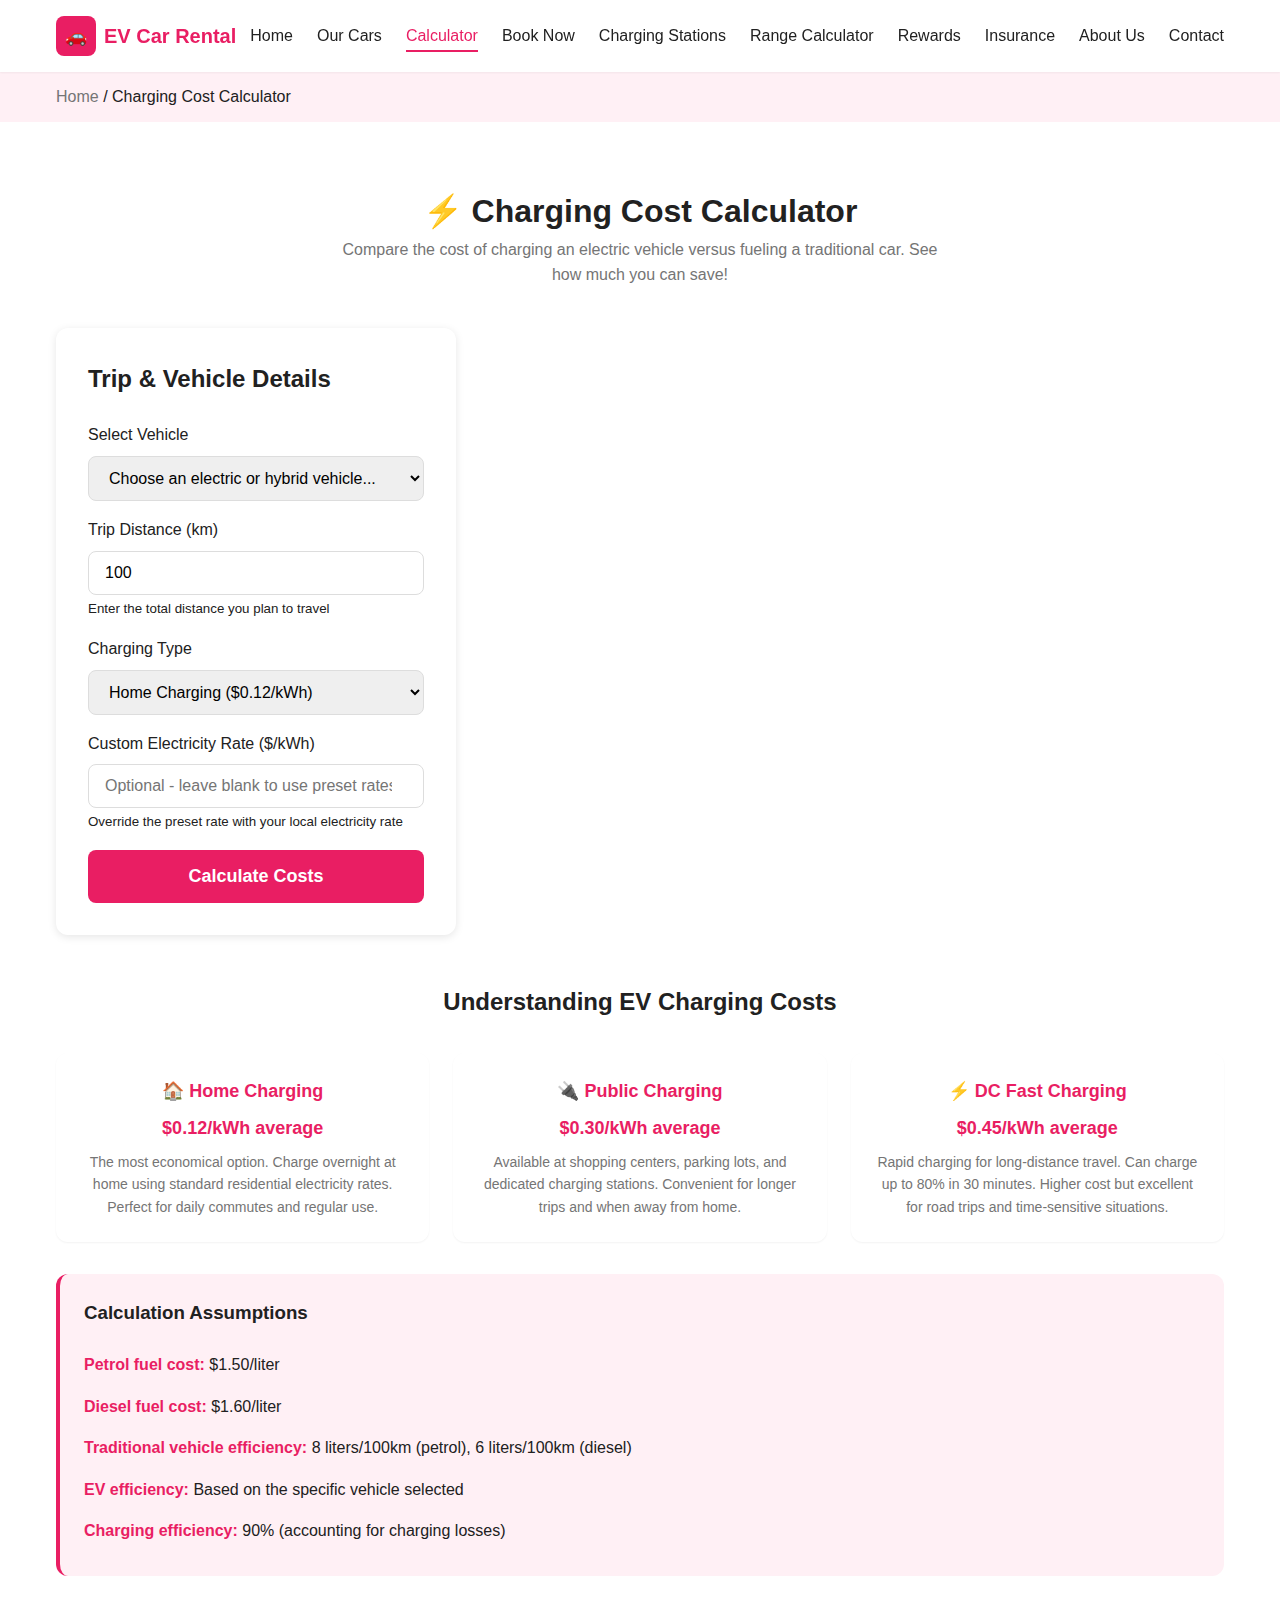
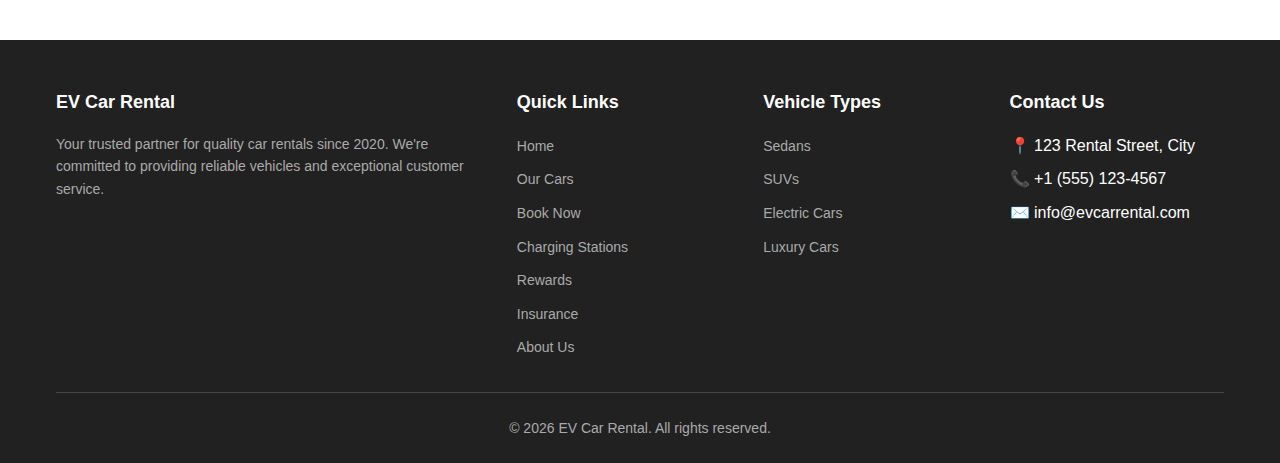
<file: charging-calculator.html>
<!DOCTYPE html>
<html lang="en">
<head>
  <meta charset="UTF-8">
  <meta name="viewport" content="width=device-width, initial-scale=1.0">
  <meta name="description" content="Calculate your EV charging costs and compare with traditional fuel expenses. See how much you can save with electric vehicles.">
  <title>Charging Cost Calculator - EV Car Rental</title>
  <link rel="stylesheet" href="css/styles.css">
</head>
<body>
  <!-- Header -->
  <header class="header">
    <div class="container">
      <a href="index.html" class="logo">
        <span class="logo-icon">🚗</span>
        EV Car Rental
      </a>
      
      <nav class="nav-desktop">
        <ul>
          <li><a href="index.html">Home</a></li>
          <li><a href="cars.html">Our Cars</a></li>
          <li><a href="charging-calculator.html" class="active">Calculator</a></li>
          <li><a href="booking.html">Book Now</a></li>
          <li><a href="charging-stations.html">Charging Stations</a></li>
          <li><a href="range-calculator.html">Range Calculator</a></li>
          <li><a href="loyalty.html">Rewards</a></li>
          <li><a href="insurance.html">Insurance</a></li>
          <li><a href="about.html">About Us</a></li>
          <li><a href="contact.html">Contact</a></li>
        </ul>
      </nav>
      
      <button class="menu-toggle" aria-label="Toggle menu">
        <span></span>
        <span></span>
        <span></span>
      </button>
      
      <nav class="nav-mobile">
        <ul>
          <li><a href="index.html">Home</a></li>
          <li><a href="cars.html">Our Cars</a></li>
          <li><a href="charging-calculator.html" class="active">Calculator</a></li>
          <li><a href="booking.html">Book Now</a></li>
          <li><a href="charging-stations.html">Charging Stations</a></li>
          <li><a href="range-calculator.html">Range Calculator</a></li>
          <li><a href="loyalty.html">Rewards</a></li>
          <li><a href="insurance.html">Insurance</a></li>
          <li><a href="about.html">About Us</a></li>
          <li><a href="contact.html">Contact</a></li>
        </ul>
      </nav>
    </div>
  </header>

  <!-- Breadcrumb -->
  <div class="breadcrumb">
    <div class="container">
      <a href="index.html">Home</a>
      <span>/</span>
      <span>Charging Cost Calculator</span>
    </div>
  </div>

  <!-- Main Content -->
  <main class="section">
    <div class="container">
      <div class="section-header">
        <h1>⚡ Charging Cost Calculator</h1>
        <p>Compare the cost of charging an electric vehicle versus fueling a traditional car. See how much you can save!</p>
      </div>

      <div class="calculator-layout">
        <!-- Calculator Form -->
        <div class="calculator-card">
          <h2>Trip & Vehicle Details</h2>
          
          <form id="charging-calculator-form">
            <div class="form-group">
              <label for="vehicle-select">Select Vehicle</label>
              <select id="vehicle-select" required>
                <option value="">Choose an electric or hybrid vehicle...</option>
              </select>
            </div>

            <div class="form-group">
              <label for="trip-distance">Trip Distance (km)</label>
              <input 
                type="number" 
                id="trip-distance" 
                min="1" 
                max="10000" 
                value="100" 
                required
              >
              <small>Enter the total distance you plan to travel</small>
            </div>

            <div class="form-group">
              <label for="charging-type">Charging Type</label>
              <select id="charging-type" required>
                <option value="home">Home Charging ($0.12/kWh)</option>
                <option value="public">Public Charging ($0.30/kWh)</option>
                <option value="dcfast">DC Fast Charging ($0.45/kWh)</option>
              </select>
            </div>

            <div class="form-group">
              <label for="custom-rate">Custom Electricity Rate ($/kWh)</label>
              <input 
                type="number" 
                id="custom-rate" 
                min="0" 
                max="10" 
                step="0.01" 
                placeholder="Optional - leave blank to use preset rates"
              >
              <small>Override the preset rate with your local electricity rate</small>
            </div>

            <button type="submit" class="btn btn-primary btn-lg" style="width: 100%;">
              Calculate Costs
            </button>
          </form>
        </div>

        <!-- Results Display -->
        <div class="calculator-results" id="calculator-results" style="display: none;">
          <h2>Cost Comparison</h2>
          
          <div class="result-card result-ev">
            <div class="result-header">
              <span class="result-icon">⚡</span>
              <h3>Electric Vehicle Cost</h3>
            </div>
            <div class="result-details">
              <div class="result-row">
                <span>Energy Needed:</span>
                <strong id="ev-energy">--</strong>
              </div>
              <div class="result-row">
                <span>Charging Cost:</span>
                <strong id="ev-cost" class="result-amount">--</strong>
              </div>
              <div class="result-row">
                <span>Cost per km:</span>
                <strong id="ev-per-km">--</strong>
              </div>
            </div>
          </div>

          <div class="result-card result-fuel">
            <div class="result-header">
              <span class="result-icon">⛽</span>
              <h3>Traditional Fuel Cost</h3>
            </div>
            <div class="result-details">
              <div class="result-row">
                <span>Fuel Needed:</span>
                <strong id="fuel-volume">--</strong>
              </div>
              <div class="result-row">
                <span>Fuel Cost:</span>
                <strong id="fuel-cost" class="result-amount">--</strong>
              </div>
              <div class="result-row">
                <span>Cost per km:</span>
                <strong id="fuel-per-km">--</strong>
              </div>
            </div>
          </div>

          <div class="result-card result-savings">
            <div class="result-header">
              <span class="result-icon">💰</span>
              <h3>Your Savings</h3>
            </div>
            <div class="result-details">
              <div class="result-row">
                <span>Total Savings:</span>
                <strong id="total-savings" class="result-amount savings-amount">--</strong>
              </div>
              <div class="result-row">
                <span>Percentage Saved:</span>
                <strong id="percentage-saved" class="savings-percent">--</strong>
              </div>
              <p class="savings-message" id="savings-message"></p>
            </div>
          </div>

          <!-- Charging Options Breakdown -->
          <div class="result-card">
            <h3>Compare Charging Options</h3>
            <div class="charging-options-table">
              <table>
                <thead>
                  <tr>
                    <th>Charging Type</th>
                    <th>Rate</th>
                    <th>Cost</th>
                  </tr>
                </thead>
                <tbody id="charging-options-body">
                  <!-- Populated by JS -->
                </tbody>
              </table>
            </div>
          </div>
        </div>
      </div>

      <!-- Info Section -->
      <div class="info-section">
        <h2>Understanding EV Charging Costs</h2>
        <div class="info-grid">
          <div class="info-card">
            <h3>🏠 Home Charging</h3>
            <p><strong>$0.12/kWh average</strong></p>
            <p>The most economical option. Charge overnight at home using standard residential electricity rates. Perfect for daily commutes and regular use.</p>
          </div>
          
          <div class="info-card">
            <h3>🔌 Public Charging</h3>
            <p><strong>$0.30/kWh average</strong></p>
            <p>Available at shopping centers, parking lots, and dedicated charging stations. Convenient for longer trips and when away from home.</p>
          </div>
          
          <div class="info-card">
            <h3>⚡ DC Fast Charging</h3>
            <p><strong>$0.45/kWh average</strong></p>
            <p>Rapid charging for long-distance travel. Can charge up to 80% in 30 minutes. Higher cost but excellent for road trips and time-sensitive situations.</p>
          </div>
        </div>

        <div class="assumptions-box">
          <h3>Calculation Assumptions</h3>
          <ul>
            <li><strong>Petrol fuel cost:</strong> $1.50/liter</li>
            <li><strong>Diesel fuel cost:</strong> $1.60/liter</li>
            <li><strong>Traditional vehicle efficiency:</strong> 8 liters/100km (petrol), 6 liters/100km (diesel)</li>
            <li><strong>EV efficiency:</strong> Based on the specific vehicle selected</li>
            <li><strong>Charging efficiency:</strong> 90% (accounting for charging losses)</li>
          </ul>
        </div>
      </div>
    </div>
  </main>

  <!-- Footer -->
  <footer class="footer">
    <div class="container">
      <div class="footer-grid">
        <div class="footer-section">
          <h3>EV Car Rental</h3>
          <p>Your trusted partner for quality car rentals since 2020. We're committed to providing reliable vehicles and exceptional customer service.</p>
        </div>
        
        <div class="footer-section">
          <h3>Quick Links</h3>
          <ul>
            <li><a href="index.html">Home</a></li>
            <li><a href="cars.html">Our Cars</a></li>
            <li><a href="booking.html">Book Now</a></li>
          <li><a href="charging-stations.html">Charging Stations</a></li>
            <li><a href="loyalty.html">Rewards</a></li>
            <li><a href="insurance.html">Insurance</a></li>
          <li><a href="about.html">About Us</a></li>
          </ul>
        </div>
        
        <div class="footer-section">
          <h3>Vehicle Types</h3>
          <ul>
            <li><a href="cars.html">Sedans</a></li>
            <li><a href="cars.html">SUVs</a></li>
            <li><a href="cars.html">Electric Cars</a></li>
            <li><a href="cars.html">Luxury Cars</a></li>
          </ul>
        </div>
        
        <div class="footer-section">
          <h3>Contact Us</h3>
          <ul>
            <li>📍 123 Rental Street, City</li>
            <li>📞 +1 (555) 123-4567</li>
            <li>✉️ info@evcarrental.com</li>
          </ul>
        </div>
      </div>
      
      <div class="footer-bottom">
        <p>&copy; 2026 EV Car Rental. All rights reserved.</p>
      </div>
    </div>
  </footer>

  <script src="js/main.js"></script>
</body>
</html>
</file>
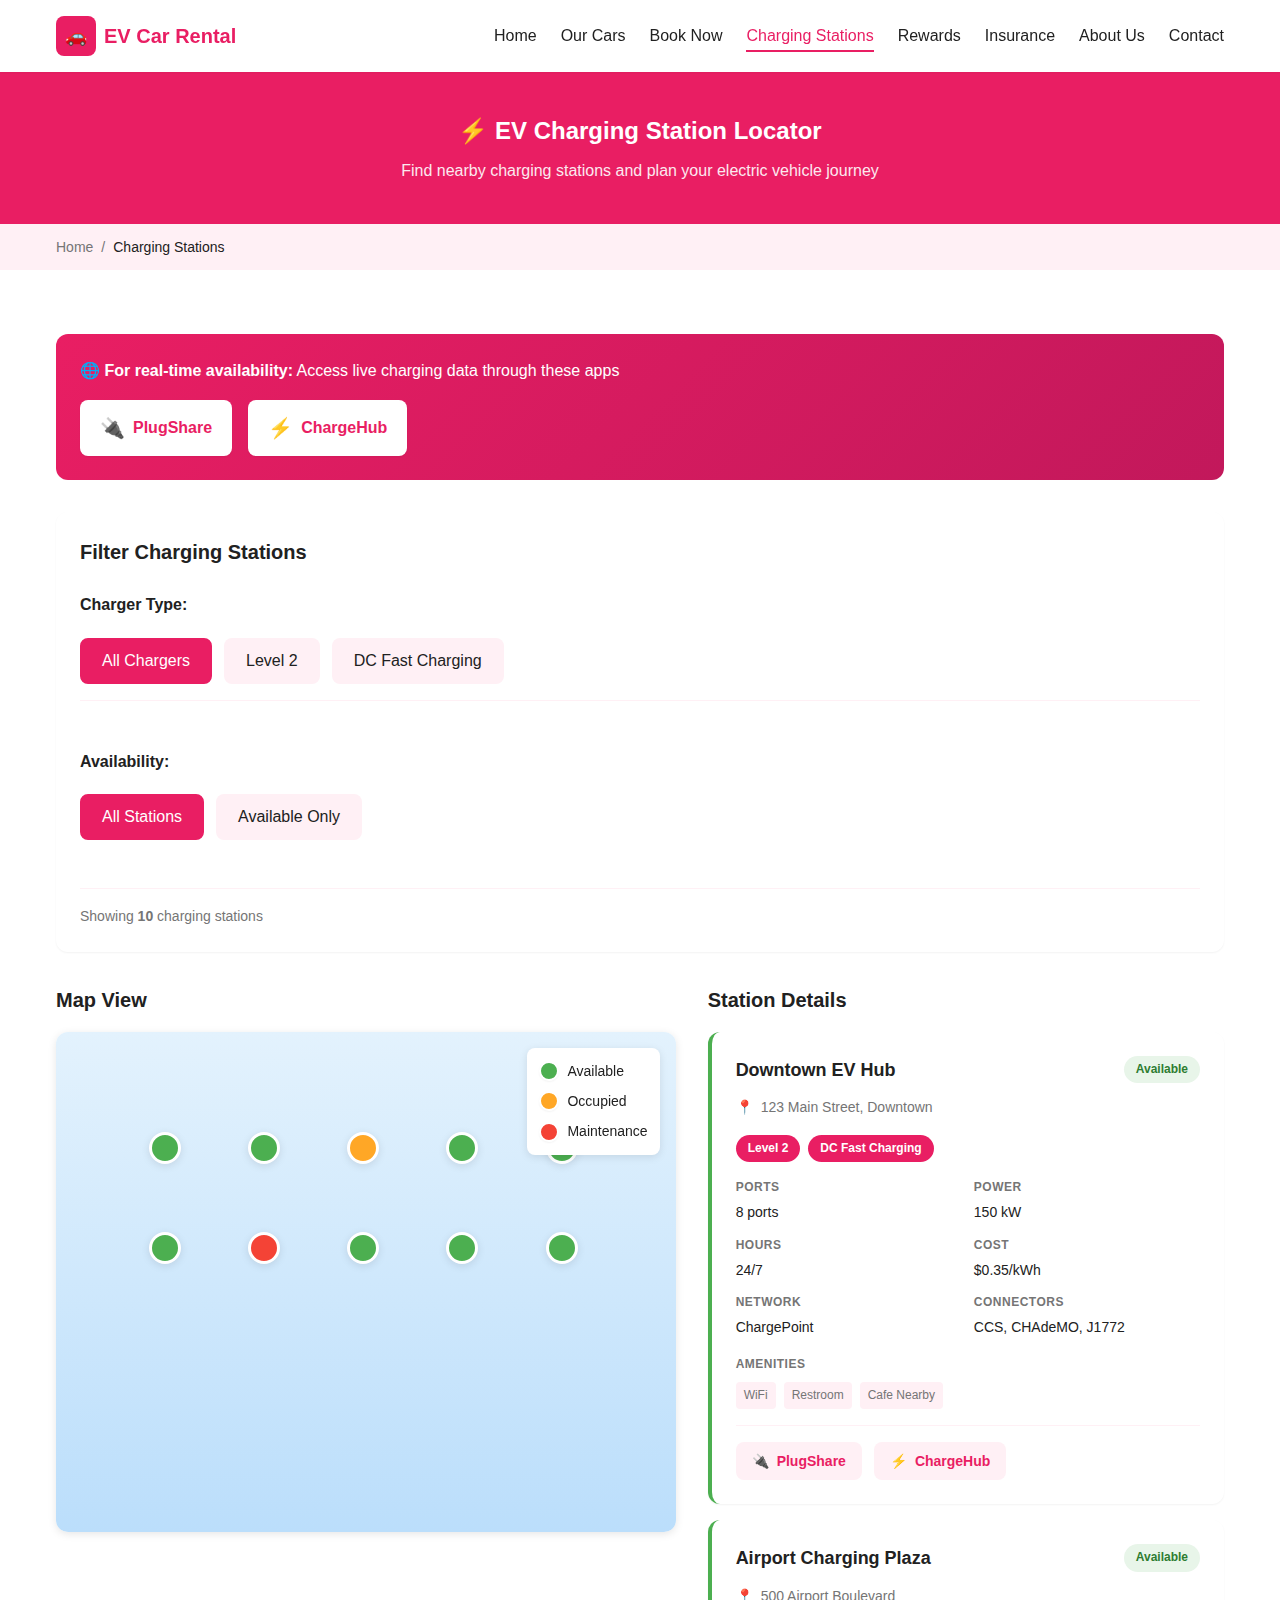
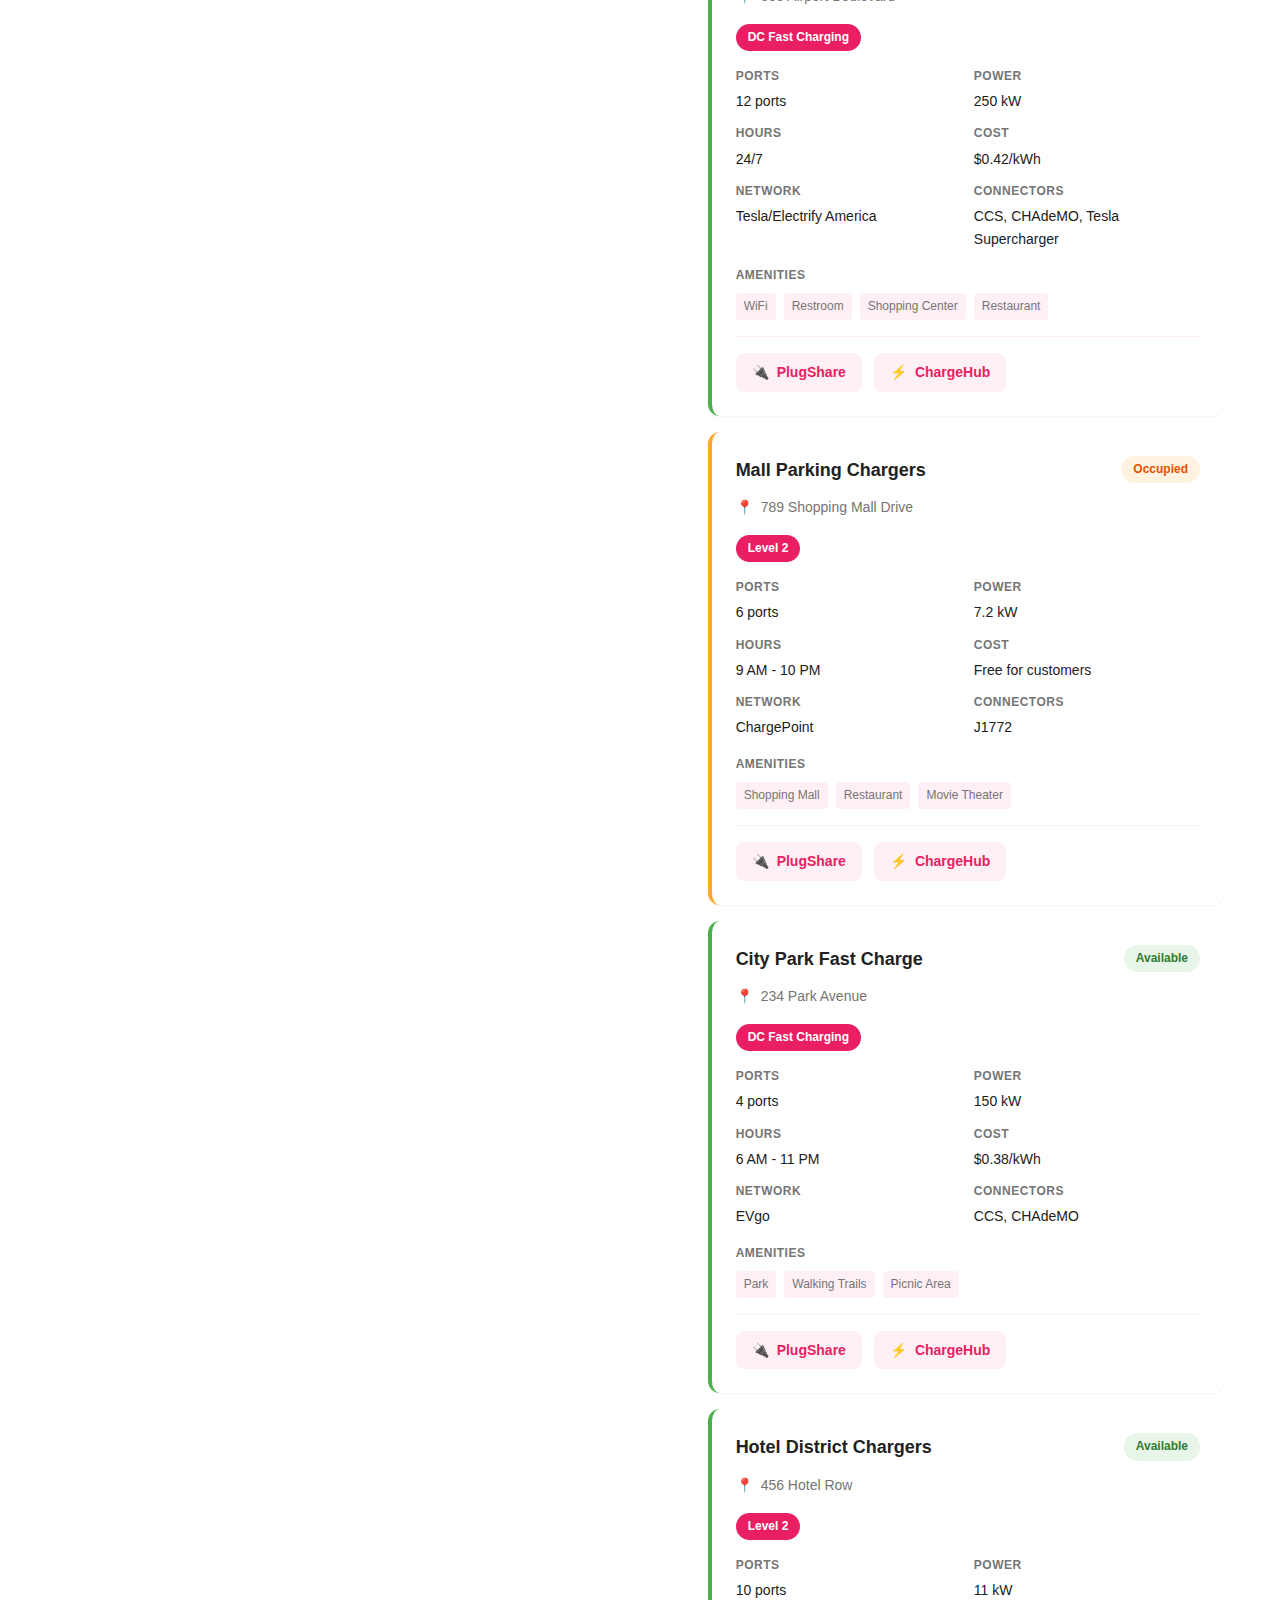
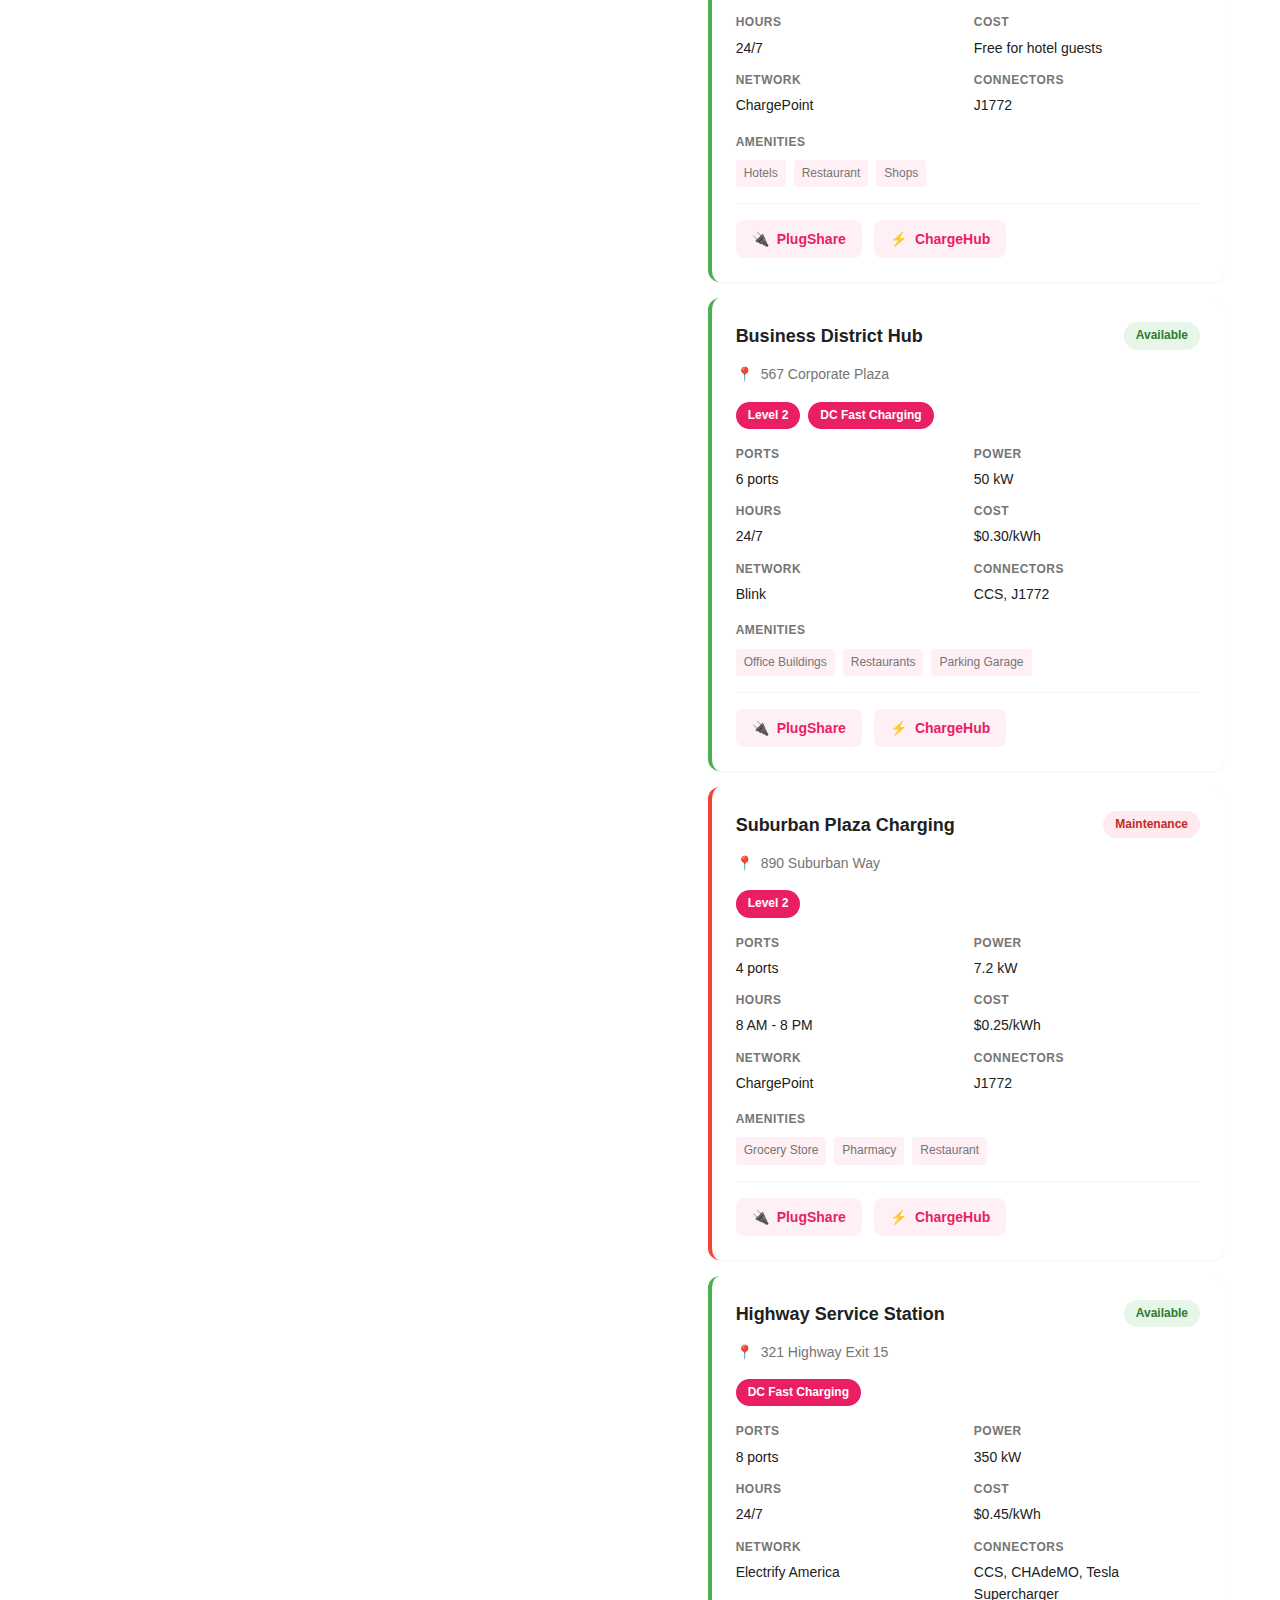
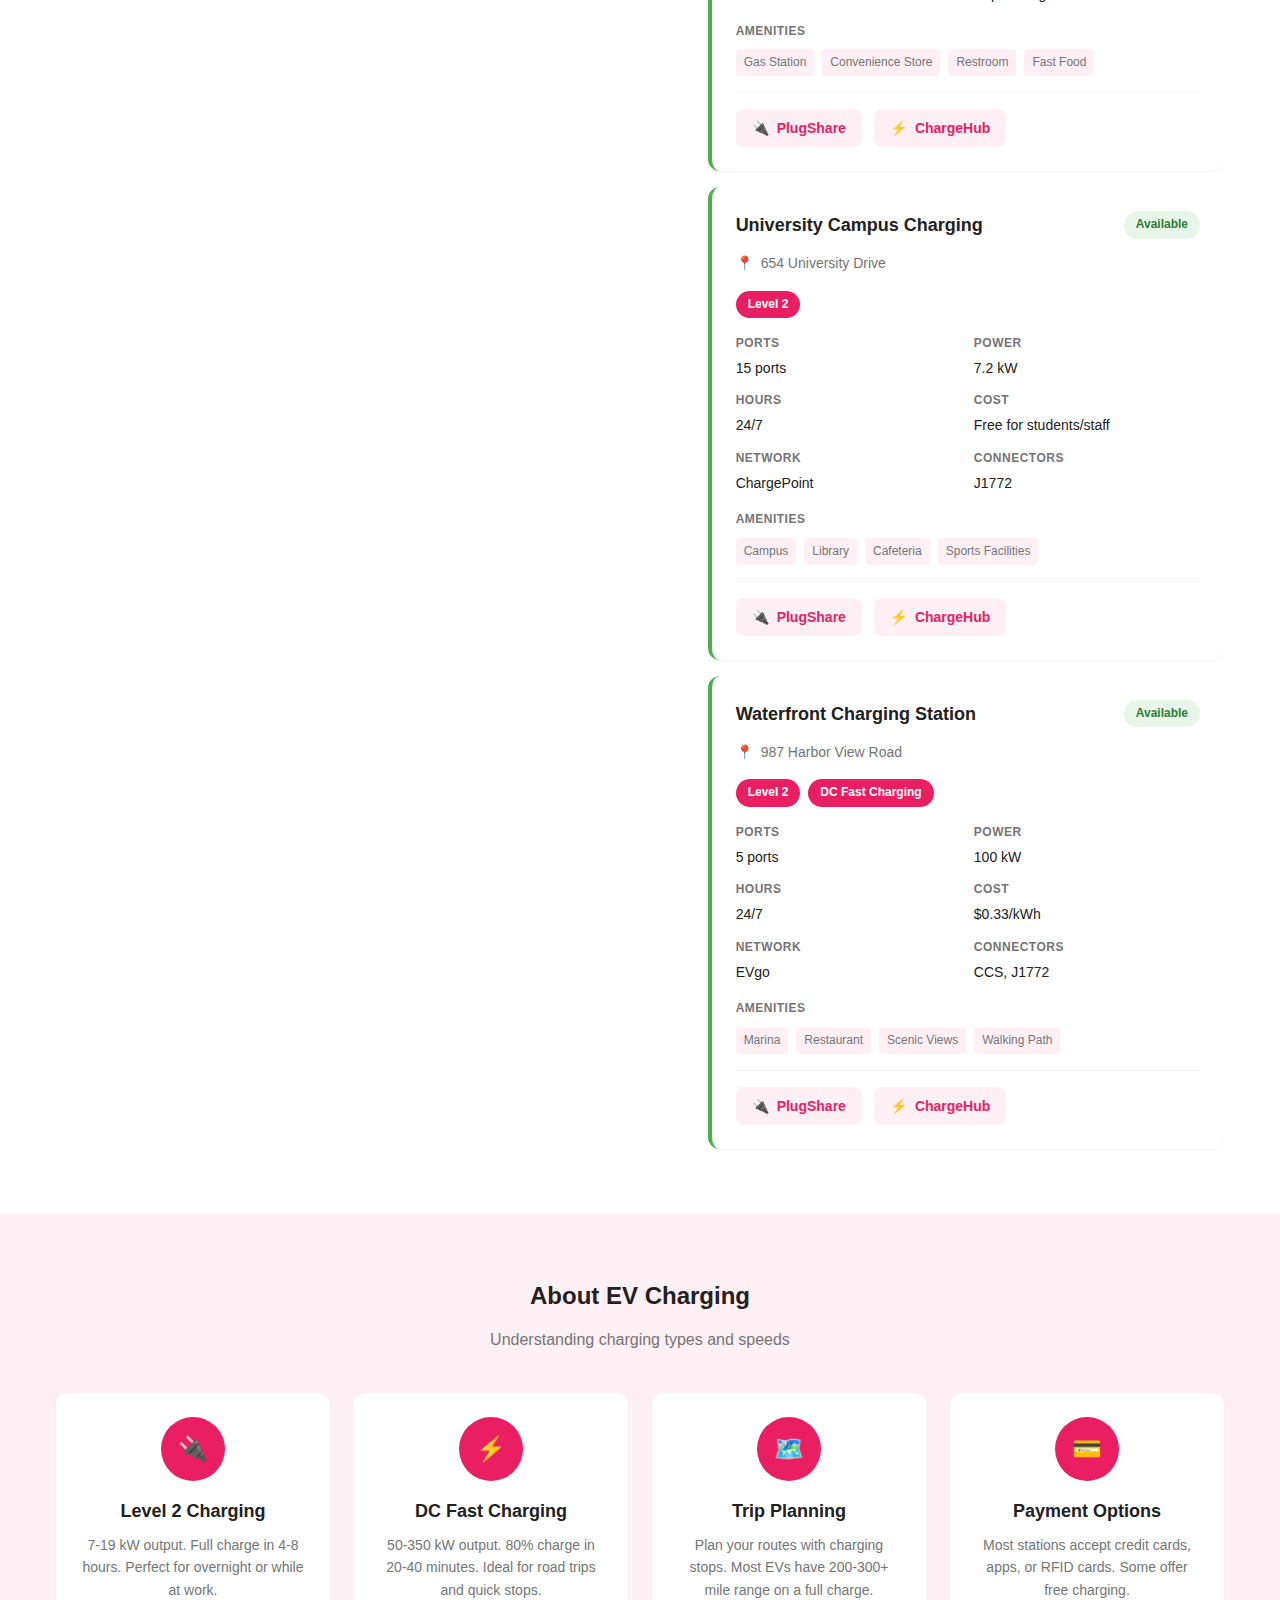
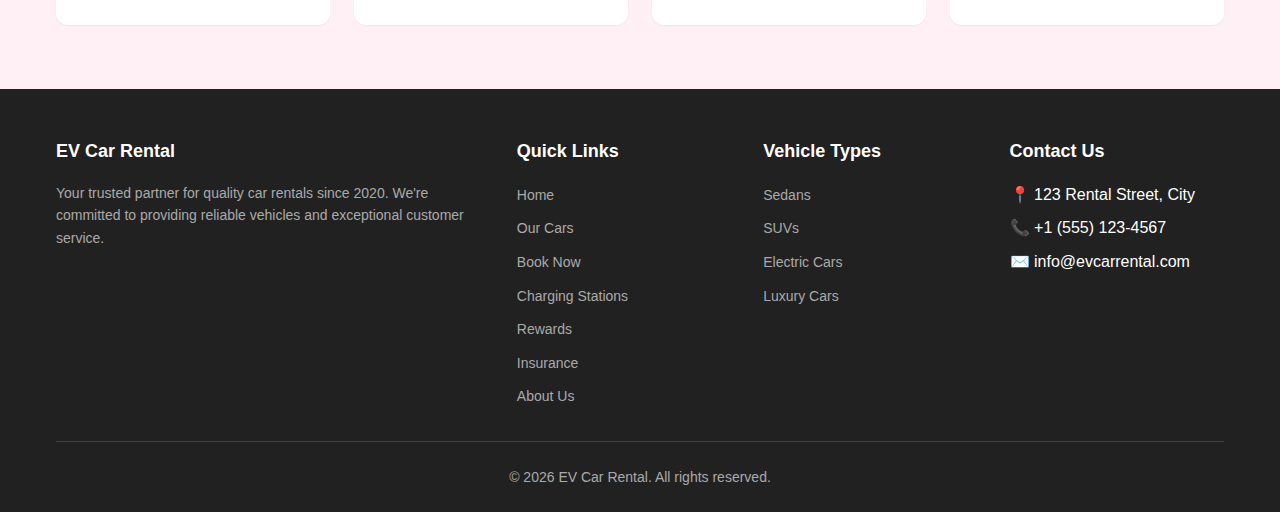
<file: charging-stations.html>
<!DOCTYPE html>
<html lang="en">
<head>
  <meta charset="UTF-8">
  <meta name="viewport" content="width=device-width, initial-scale=1.0">
  <meta name="description" content="Find nearby EV charging stations with real-time availability and filter by charger type. Plan your electric vehicle journey with confidence.">
  <title>Charging Station Locator - EV Car Rental</title>
  <link rel="stylesheet" href="css/styles.css">
</head>
<body>
  <!-- Header -->
  <header class="header">
    <div class="container">
      <a href="index.html" class="logo">
        <span class="logo-icon">🚗</span>
        EV Car Rental
      </a>
      
      <nav class="nav-desktop">
        <ul>
          <li><a href="index.html">Home</a></li>
          <li><a href="cars.html">Our Cars</a></li>
          <li><a href="booking.html">Book Now</a></li>
          <li><a href="charging-stations.html" class="active">Charging Stations</a></li>
          <li><a href="loyalty.html">Rewards</a></li>
          <li><a href="insurance.html">Insurance</a></li>
          <li><a href="about.html">About Us</a></li>
          <li><a href="contact.html">Contact</a></li>
        </ul>
      </nav>
      
      <button class="menu-toggle" aria-label="Toggle menu">
        <span></span>
        <span></span>
        <span></span>
      </button>
      
      <nav class="nav-mobile">
        <ul>
          <li><a href="index.html">Home</a></li>
          <li><a href="cars.html">Our Cars</a></li>
          <li><a href="booking.html">Book Now</a></li>
          <li><a href="charging-stations.html" class="active">Charging Stations</a></li>
          <li><a href="loyalty.html">Rewards</a></li>
          <li><a href="insurance.html">Insurance</a></li>
          <li><a href="about.html">About Us</a></li>
          <li><a href="contact.html">Contact</a></li>
        </ul>
      </nav>
    </div>
  </header>

  <!-- Page Header -->
  <section class="page-header">
    <div class="container">
      <h1>⚡ EV Charging Station Locator</h1>
      <p>Find nearby charging stations and plan your electric vehicle journey</p>
    </div>
  </section>

  <!-- Breadcrumb -->
  <nav class="breadcrumb">
    <div class="container">
      <ul>
        <li><a href="index.html">Home</a></li>
        <li>Charging Stations</li>
      </ul>
    </div>
  </nav>

  <!-- Main Content -->
  <section class="section">
    <div class="container">
      <!-- External App Links -->
      <div class="charging-apps-banner">
        <div class="apps-banner-content">
          <p><strong>🌐 For real-time availability:</strong> Access live charging data through these apps</p>
          <div class="apps-links">
            <a href="https://www.plugshare.com" target="_blank" rel="noopener noreferrer" class="app-link">
              <span class="app-icon">🔌</span>
              <span>PlugShare</span>
            </a>
            <a href="https://www.chargehub.com" target="_blank" rel="noopener noreferrer" class="app-link">
              <span class="app-icon">⚡</span>
              <span>ChargeHub</span>
            </a>
          </div>
        </div>
      </div>

      <!-- Filters -->
      <div class="charging-filters">
        <h2>Filter Charging Stations</h2>
        <div class="filter-controls">
          <div class="filter-group">
            <label class="filter-label">Charger Type:</label>
            <div class="filter-buttons">
              <button class="filter-btn active" data-filter="all">
                All Chargers
              </button>
              <button class="filter-btn" data-filter="Level 2">
                Level 2
              </button>
              <button class="filter-btn" data-filter="DC Fast Charging">
                DC Fast Charging
              </button>
            </div>
          </div>
          
          <div class="filter-group">
            <label class="filter-label">Availability:</label>
            <div class="filter-buttons">
              <button class="availability-filter-btn active" data-availability="all">
                All Stations
              </button>
              <button class="availability-filter-btn" data-availability="Available">
                Available Only
              </button>
            </div>
          </div>
        </div>
        
        <div class="filter-summary">
          Showing <strong id="station-count">0</strong> charging stations
        </div>
      </div>

      <!-- Map and List Container -->
      <div class="charging-container">
        <!-- Visual Map -->
        <div class="charging-map-container">
          <h2>Map View</h2>
          <div class="charging-map" id="charging-map">
            <!-- Map markers will be inserted here dynamically -->
            <div class="map-legend">
              <div class="legend-item">
                <span class="legend-marker available"></span>
                <span>Available</span>
              </div>
              <div class="legend-item">
                <span class="legend-marker occupied"></span>
                <span>Occupied</span>
              </div>
              <div class="legend-item">
                <span class="legend-marker maintenance"></span>
                <span>Maintenance</span>
              </div>
            </div>
          </div>
        </div>

        <!-- Station List -->
        <div class="station-list-container">
          <h2>Station Details</h2>
          <div id="station-list" class="station-list">
            <!-- Station cards will be inserted here dynamically -->
          </div>
        </div>
      </div>
    </div>
  </section>

  <!-- Info Section -->
  <section class="section section-alt">
    <div class="container">
      <div class="section-header">
        <h2>About EV Charging</h2>
        <p>Understanding charging types and speeds</p>
      </div>
      <div class="features-grid">
        <div class="feature-card">
          <div class="feature-icon">🔌</div>
          <h3>Level 2 Charging</h3>
          <p>7-19 kW output. Full charge in 4-8 hours. Perfect for overnight or while at work.</p>
        </div>
        
        <div class="feature-card">
          <div class="feature-icon">⚡</div>
          <h3>DC Fast Charging</h3>
          <p>50-350 kW output. 80% charge in 20-40 minutes. Ideal for road trips and quick stops.</p>
        </div>
        
        <div class="feature-card">
          <div class="feature-icon">🗺️</div>
          <h3>Trip Planning</h3>
          <p>Plan your routes with charging stops. Most EVs have 200-300+ mile range on a full charge.</p>
        </div>
        
        <div class="feature-card">
          <div class="feature-icon">💳</div>
          <h3>Payment Options</h3>
          <p>Most stations accept credit cards, apps, or RFID cards. Some offer free charging.</p>
        </div>
      </div>
    </div>
  </section>

  <!-- Footer -->
  <footer class="footer">
    <div class="container">
      <div class="footer-grid">
        <div class="footer-section">
          <h3>EV Car Rental</h3>
          <p>Your trusted partner for quality car rentals since 2020. We're committed to providing reliable vehicles and exceptional customer service.</p>
        </div>
        
        <div class="footer-section">
          <h3>Quick Links</h3>
          <ul>
            <li><a href="index.html">Home</a></li>
            <li><a href="cars.html">Our Cars</a></li>
            <li><a href="booking.html">Book Now</a></li>
            <li><a href="charging-stations.html">Charging Stations</a></li>
            <li><a href="loyalty.html">Rewards</a></li>
            <li><a href="insurance.html">Insurance</a></li>
          <li><a href="about.html">About Us</a></li>
          </ul>
        </div>
        
        <div class="footer-section">
          <h3>Vehicle Types</h3>
          <ul>
            <li><a href="cars.html">Sedans</a></li>
            <li><a href="cars.html">SUVs</a></li>
            <li><a href="cars.html">Electric Cars</a></li>
            <li><a href="cars.html">Luxury Cars</a></li>
          </ul>
        </div>
        
        <div class="footer-section">
          <h3>Contact Us</h3>
          <ul>
            <li>📍 123 Rental Street, City</li>
            <li>📞 +1 (555) 123-4567</li>
            <li>✉️ info@evcarrental.com</li>
          </ul>
        </div>
      </div>
      
      <div class="footer-bottom">
        <p>&copy; 2026 EV Car Rental. All rights reserved.</p>
      </div>
    </div>
  </footer>

  <script src="js/main.js"></script>
</body>
</html>
</file>
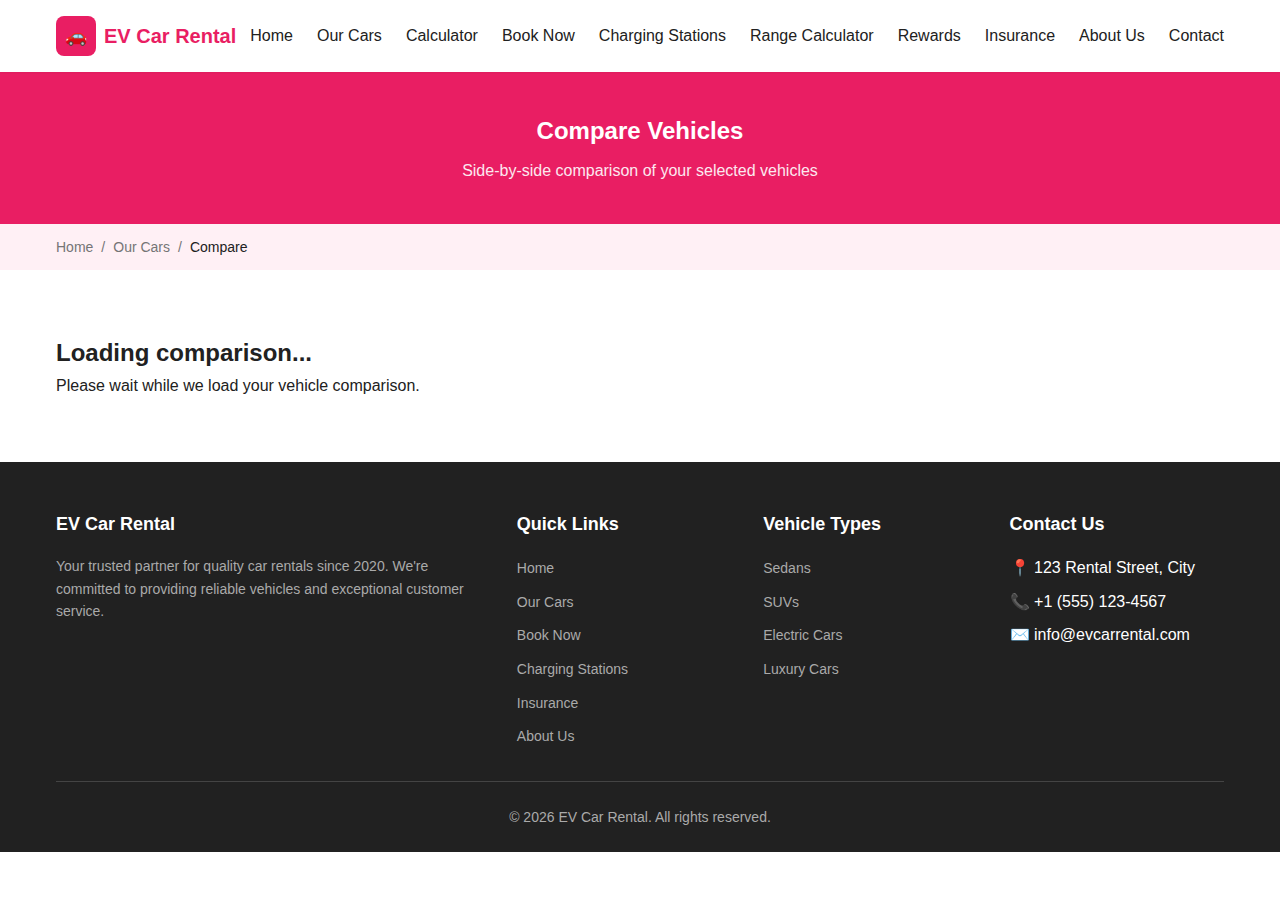
<file: comparison.html>
<!DOCTYPE html>
<html lang="en">
<head>
  <meta charset="UTF-8">
  <meta name="viewport" content="width=device-width, initial-scale=1.0">
  <meta name="description" content="Compare up to 3 rental vehicles side-by-side to find the perfect car for your needs.">
  <title>Compare Vehicles - EV Car Rental</title>
  <link rel="stylesheet" href="css/styles.css">
</head>
<body>
  <!-- Header -->
  <header class="header">
    <div class="container">
      <a href="index.html" class="logo">
        <span class="logo-icon">🚗</span>
        EV Car Rental
      </a>
      
      <nav class="nav-desktop">
        <ul>
          <li><a href="index.html">Home</a></li>
          <li><a href="cars.html">Our Cars</a></li>
          <li><a href="charging-calculator.html">Calculator</a></li>
          <li><a href="booking.html">Book Now</a></li>
          <li><a href="charging-stations.html">Charging Stations</a></li>
          <li><a href="range-calculator.html">Range Calculator</a></li>
          <li><a href="loyalty.html">Rewards</a></li>
          <li><a href="insurance.html">Insurance</a></li>
          <li><a href="about.html">About Us</a></li>
          <li><a href="contact.html">Contact</a></li>
        </ul>
      </nav>
      
      <button class="menu-toggle" aria-label="Toggle menu">
        <span></span>
        <span></span>
        <span></span>
      </button>
      
      <nav class="nav-mobile">
        <ul>
          <li><a href="index.html">Home</a></li>
          <li><a href="cars.html">Our Cars</a></li>
          <li><a href="charging-calculator.html">Calculator</a></li>
          <li><a href="booking.html">Book Now</a></li>
          <li><a href="charging-stations.html">Charging Stations</a></li>
          <li><a href="range-calculator.html">Range Calculator</a></li>
          <li><a href="loyalty.html">Rewards</a></li>
          <li><a href="insurance.html">Insurance</a></li>
          <li><a href="about.html">About Us</a></li>
          <li><a href="contact.html">Contact</a></li>
        </ul>
      </nav>
    </div>
  </header>

  <!-- Page Header -->
  <section class="page-header">
    <div class="container">
      <h1>Compare Vehicles</h1>
      <p>Side-by-side comparison of your selected vehicles</p>
    </div>
  </section>

  <!-- Breadcrumb -->
  <nav class="breadcrumb">
    <div class="container">
      <ul>
        <li><a href="index.html">Home</a></li>
        <li><a href="cars.html">Our Cars</a></li>
        <li>Compare</li>
      </ul>
    </div>
  </nav>

  <!-- Main Content -->
  <section class="section">
    <div class="container">
      <div id="comparison-container">
        <!-- Comparison will be loaded dynamically via JavaScript -->
        <div class="comparison-empty">
          <h2>Loading comparison...</h2>
          <p>Please wait while we load your vehicle comparison.</p>
        </div>
      </div>
    </div>
  </section>

  <!-- Footer -->
  <footer class="footer">
    <div class="container">
      <div class="footer-grid">
        <div class="footer-section">
          <h3>EV Car Rental</h3>
          <p>Your trusted partner for quality car rentals since 2020. We're committed to providing reliable vehicles and exceptional customer service.</p>
        </div>
        
        <div class="footer-section">
          <h3>Quick Links</h3>
          <ul>
            <li><a href="index.html">Home</a></li>
            <li><a href="cars.html">Our Cars</a></li>
            <li><a href="booking.html">Book Now</a></li>
          <li><a href="charging-stations.html">Charging Stations</a></li>
            <li><a href="insurance.html">Insurance</a></li>
          <li><a href="about.html">About Us</a></li>
          </ul>
        </div>
        
        <div class="footer-section">
          <h3>Vehicle Types</h3>
          <ul>
            <li><a href="cars.html">Sedans</a></li>
            <li><a href="cars.html">SUVs</a></li>
            <li><a href="cars.html">Electric Cars</a></li>
            <li><a href="cars.html">Luxury Cars</a></li>
          </ul>
        </div>
        
        <div class="footer-section">
          <h3>Contact Us</h3>
          <ul>
            <li>📍 123 Rental Street, City</li>
            <li>📞 +1 (555) 123-4567</li>
            <li>✉️ info@evcarrental.com</li>
          </ul>
        </div>
      </div>
      
      <div class="footer-bottom">
        <p>&copy; 2026 EV Car Rental. All rights reserved.</p>
      </div>
    </div>
  </footer>

  <script src="js/main.js"></script>
</body>
</html>
</file>
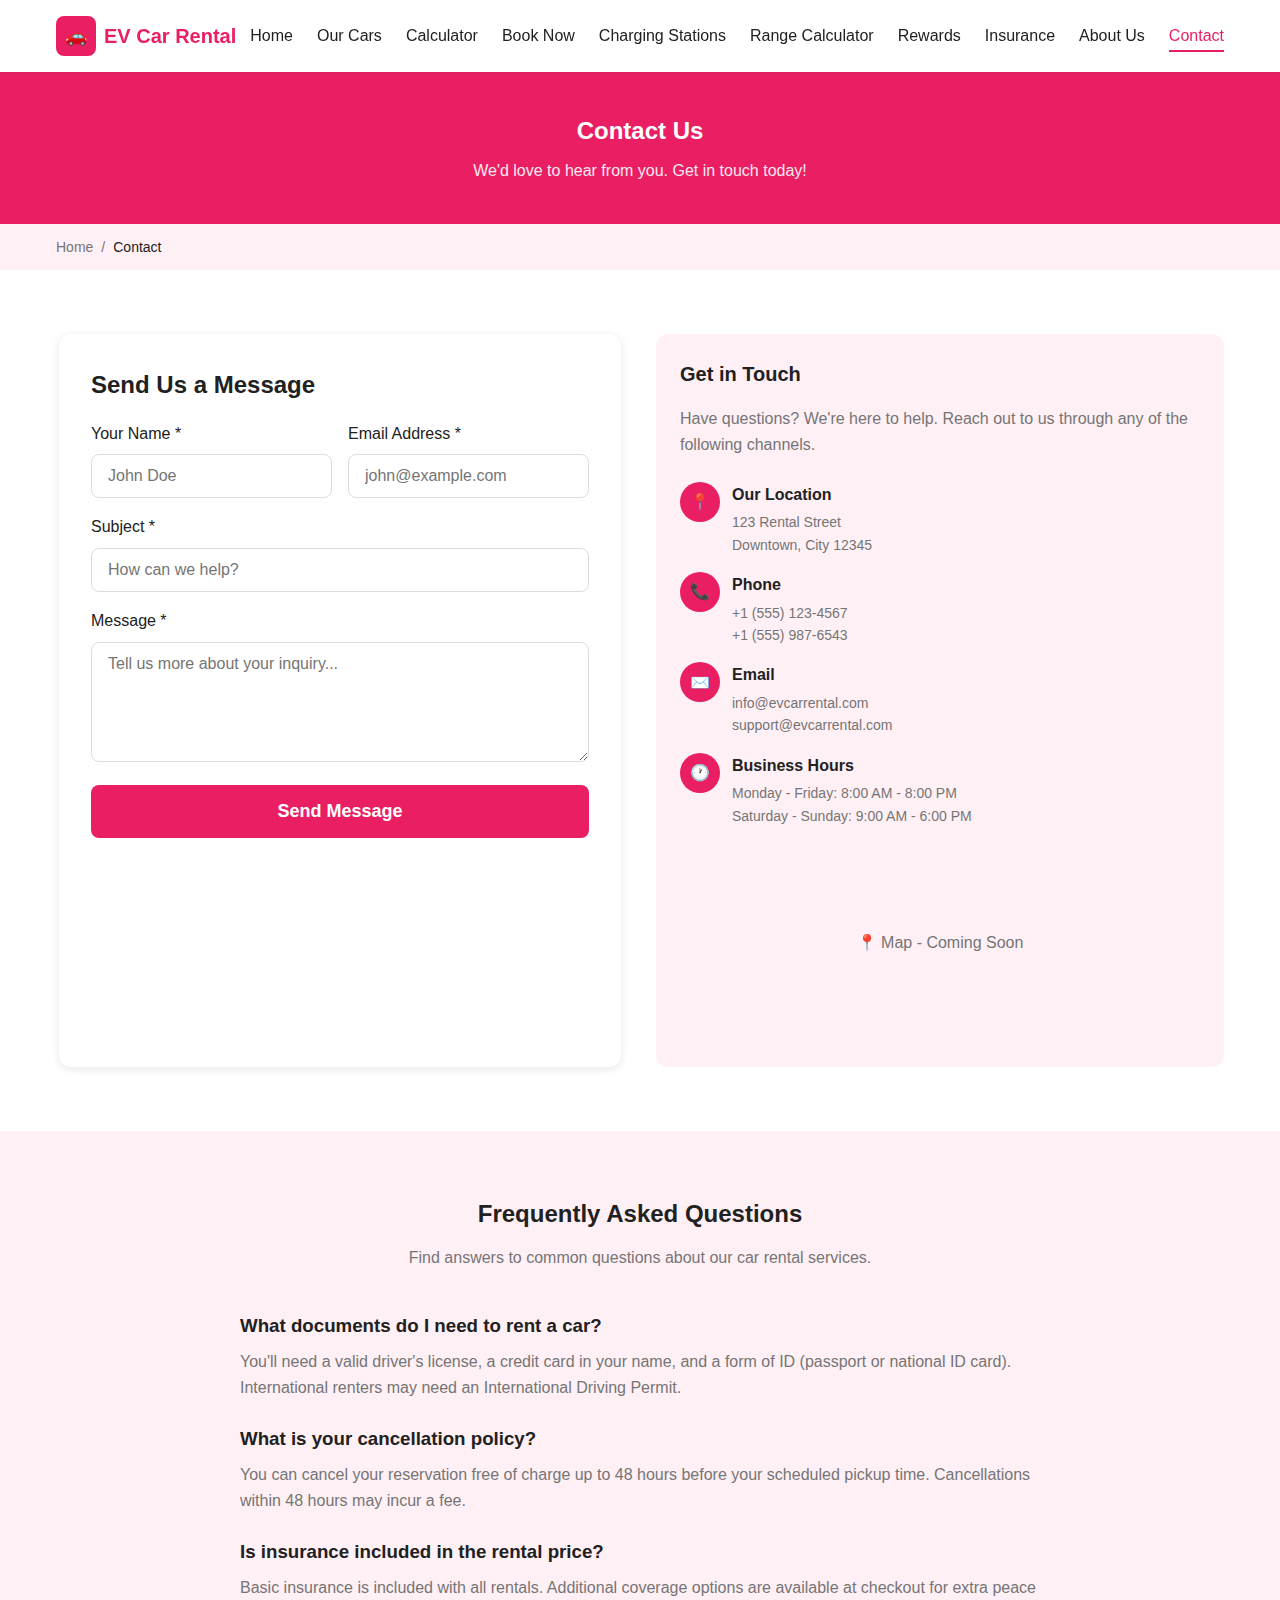
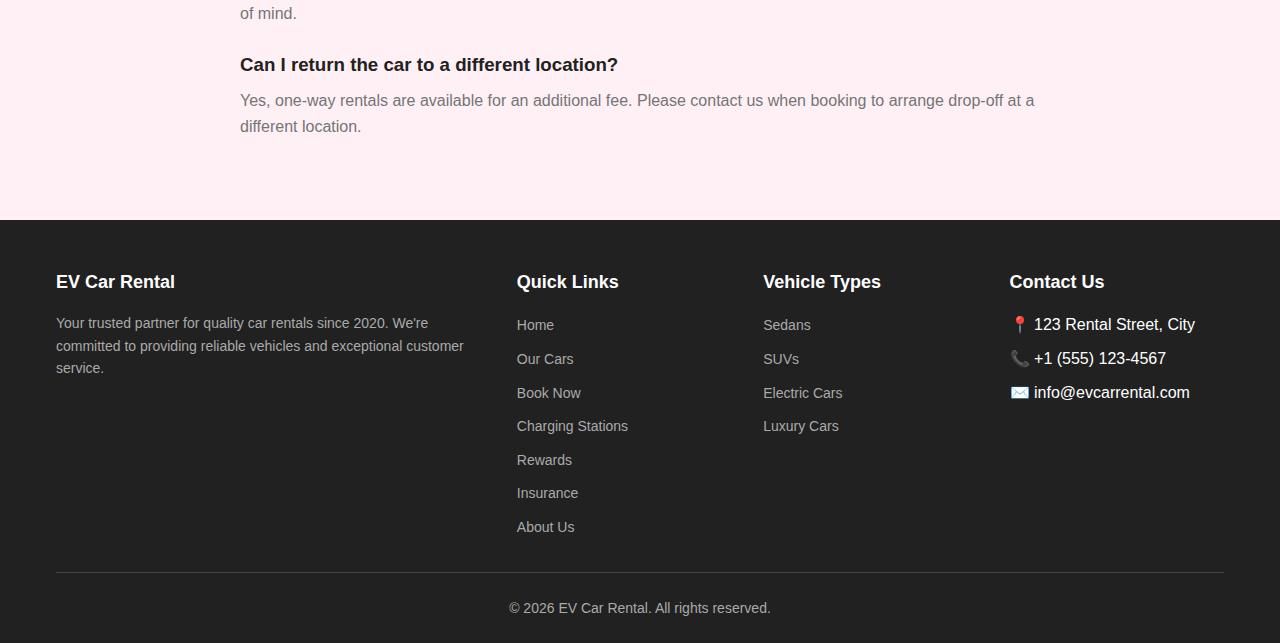
<file: contact.html>
<!DOCTYPE html>
<html lang="en">
<head>
  <meta charset="UTF-8">
  <meta name="viewport" content="width=device-width, initial-scale=1.0">
  <meta name="description" content="Contact EV Car Rental - Get in touch with our team for inquiries, support, or feedback.">
  <title>Contact Us - EV Car Rental</title>
  <link rel="stylesheet" href="css/styles.css">
</head>
<body>
  <!-- Header -->
  <header class="header">
    <div class="container">
      <a href="index.html" class="logo">
        <span class="logo-icon">🚗</span>
        EV Car Rental
      </a>
      
      <nav class="nav-desktop">
        <ul>
          <li><a href="index.html">Home</a></li>
          <li><a href="cars.html">Our Cars</a></li>
          <li><a href="charging-calculator.html">Calculator</a></li>
          <li><a href="booking.html">Book Now</a></li>
          <li><a href="charging-stations.html">Charging Stations</a></li>
          <li><a href="range-calculator.html">Range Calculator</a></li>
          <li><a href="loyalty.html">Rewards</a></li>
          <li><a href="insurance.html">Insurance</a></li>
          <li><a href="about.html">About Us</a></li>
          <li><a href="contact.html" class="active">Contact</a></li>
        </ul>
      </nav>
      
      <button class="menu-toggle" aria-label="Toggle menu">
        <span></span>
        <span></span>
        <span></span>
      </button>
      
      <nav class="nav-mobile">
        <ul>
          <li><a href="index.html">Home</a></li>
          <li><a href="cars.html">Our Cars</a></li>
          <li><a href="charging-calculator.html">Calculator</a></li>
          <li><a href="booking.html">Book Now</a></li>
          <li><a href="charging-stations.html">Charging Stations</a></li>
          <li><a href="range-calculator.html">Range Calculator</a></li>
          <li><a href="loyalty.html">Rewards</a></li>
          <li><a href="insurance.html">Insurance</a></li>
          <li><a href="about.html">About Us</a></li>
          <li><a href="contact.html" class="active">Contact</a></li>
        </ul>
      </nav>
    </div>
  </header>

  <!-- Page Header -->
  <section class="page-header">
    <div class="container">
      <h1>Contact Us</h1>
      <p>We'd love to hear from you. Get in touch today!</p>
    </div>
  </section>

  <!-- Breadcrumb -->
  <nav class="breadcrumb">
    <div class="container">
      <ul>
        <li><a href="index.html">Home</a></li>
        <li>Contact</li>
      </ul>
    </div>
  </nav>

  <!-- Contact Section -->
  <section class="section">
    <div class="container">
      <div class="contact-grid">
        <!-- Contact Form -->
        <div class="form-container" style="max-width: none;">
          <h2 style="margin-bottom: var(--space-4);">Send Us a Message</h2>
          
          <!-- Success Message -->
          <div id="success-message" class="success-message">
            <strong>Thank you for your message!</strong><br>
            We've received your inquiry and will respond within 24 hours.
          </div>
          
          <form id="contact-form">
            <div class="form-row">
              <div class="form-group">
                <label for="name">Your Name *</label>
                <input type="text" id="name" name="name" placeholder="John Doe" required>
              </div>
              <div class="form-group">
                <label for="email">Email Address *</label>
                <input type="email" id="email" name="email" placeholder="john@example.com" required>
              </div>
            </div>
            
            <div class="form-group">
              <label for="subject">Subject *</label>
              <input type="text" id="subject" name="subject" placeholder="How can we help?" required>
            </div>
            
            <div class="form-group">
              <label for="message">Message *</label>
              <textarea id="message" name="message" placeholder="Tell us more about your inquiry..." required></textarea>
            </div>
            
            <button type="submit" class="btn btn-primary btn-lg" style="width: 100%;">
              Send Message
            </button>
          </form>
        </div>
        
        <!-- Contact Information -->
        <div class="contact-info">
          <h2>Get in Touch</h2>
          <p style="color: var(--color-gray); margin-bottom: var(--space-6);">Have questions? We're here to help. Reach out to us through any of the following channels.</p>
          
          <div class="contact-item">
            <div class="icon">📍</div>
            <div>
              <h3>Our Location</h3>
              <p>123 Rental Street<br>Downtown, City 12345</p>
            </div>
          </div>
          
          <div class="contact-item">
            <div class="icon">📞</div>
            <div>
              <h3>Phone</h3>
              <p>+1 (555) 123-4567<br>+1 (555) 987-6543</p>
            </div>
          </div>
          
          <div class="contact-item">
            <div class="icon">✉️</div>
            <div>
              <h3>Email</h3>
              <p>info@evcarrental.com<br>support@evcarrental.com</p>
            </div>
          </div>
          
          <div class="contact-item">
            <div class="icon">🕐</div>
            <div>
              <h3>Business Hours</h3>
              <p>Monday - Friday: 8:00 AM - 8:00 PM<br>Saturday - Sunday: 9:00 AM - 6:00 PM</p>
            </div>
          </div>
          
          <!-- Map Placeholder -->
          <div class="map-placeholder">
            <span>📍 Map - Coming Soon</span>
          </div>
        </div>
      </div>
    </div>
  </section>

  <!-- FAQ Section -->
  <section class="section section-alt">
    <div class="container">
      <div class="section-header">
        <h2>Frequently Asked Questions</h2>
        <p>Find answers to common questions about our car rental services.</p>
      </div>
      
      <div class="about-content" style="text-align: left;">
        <div style="margin-bottom: var(--space-6);">
          <h3 style="margin-bottom: var(--space-2);">What documents do I need to rent a car?</h3>
          <p style="color: var(--color-gray);">You'll need a valid driver's license, a credit card in your name, and a form of ID (passport or national ID card). International renters may need an International Driving Permit.</p>
        </div>
        
        <div style="margin-bottom: var(--space-6);">
          <h3 style="margin-bottom: var(--space-2);">What is your cancellation policy?</h3>
          <p style="color: var(--color-gray);">You can cancel your reservation free of charge up to 48 hours before your scheduled pickup time. Cancellations within 48 hours may incur a fee.</p>
        </div>
        
        <div style="margin-bottom: var(--space-6);">
          <h3 style="margin-bottom: var(--space-2);">Is insurance included in the rental price?</h3>
          <p style="color: var(--color-gray);">Basic insurance is included with all rentals. Additional coverage options are available at checkout for extra peace of mind.</p>
        </div>
        
        <div>
          <h3 style="margin-bottom: var(--space-2);">Can I return the car to a different location?</h3>
          <p style="color: var(--color-gray);">Yes, one-way rentals are available for an additional fee. Please contact us when booking to arrange drop-off at a different location.</p>
        </div>
      </div>
    </div>
  </section>

  <!-- Footer -->
  <footer class="footer">
    <div class="container">
      <div class="footer-grid">
        <div class="footer-section">
          <h3>EV Car Rental</h3>
          <p>Your trusted partner for quality car rentals since 2020. We're committed to providing reliable vehicles and exceptional customer service.</p>
        </div>
        
        <div class="footer-section">
          <h3>Quick Links</h3>
          <ul>
            <li><a href="index.html">Home</a></li>
            <li><a href="cars.html">Our Cars</a></li>
            <li><a href="booking.html">Book Now</a></li>
          <li><a href="charging-stations.html">Charging Stations</a></li>
            <li><a href="loyalty.html">Rewards</a></li>
            <li><a href="insurance.html">Insurance</a></li>
          <li><a href="about.html">About Us</a></li>
          </ul>
        </div>
        
        <div class="footer-section">
          <h3>Vehicle Types</h3>
          <ul>
            <li><a href="cars.html">Sedans</a></li>
            <li><a href="cars.html">SUVs</a></li>
            <li><a href="cars.html">Electric Cars</a></li>
            <li><a href="cars.html">Luxury Cars</a></li>
          </ul>
        </div>
        
        <div class="footer-section">
          <h3>Contact Us</h3>
          <ul>
            <li>📍 123 Rental Street, City</li>
            <li>📞 +1 (555) 123-4567</li>
            <li>✉️ info@evcarrental.com</li>
          </ul>
        </div>
      </div>
      
      <div class="footer-bottom">
        <p>&copy; 2026 EV Car Rental. All rights reserved.</p>
      </div>
    </div>
  </footer>

  <script src="js/main.js"></script>
</body>
</html>
</file>
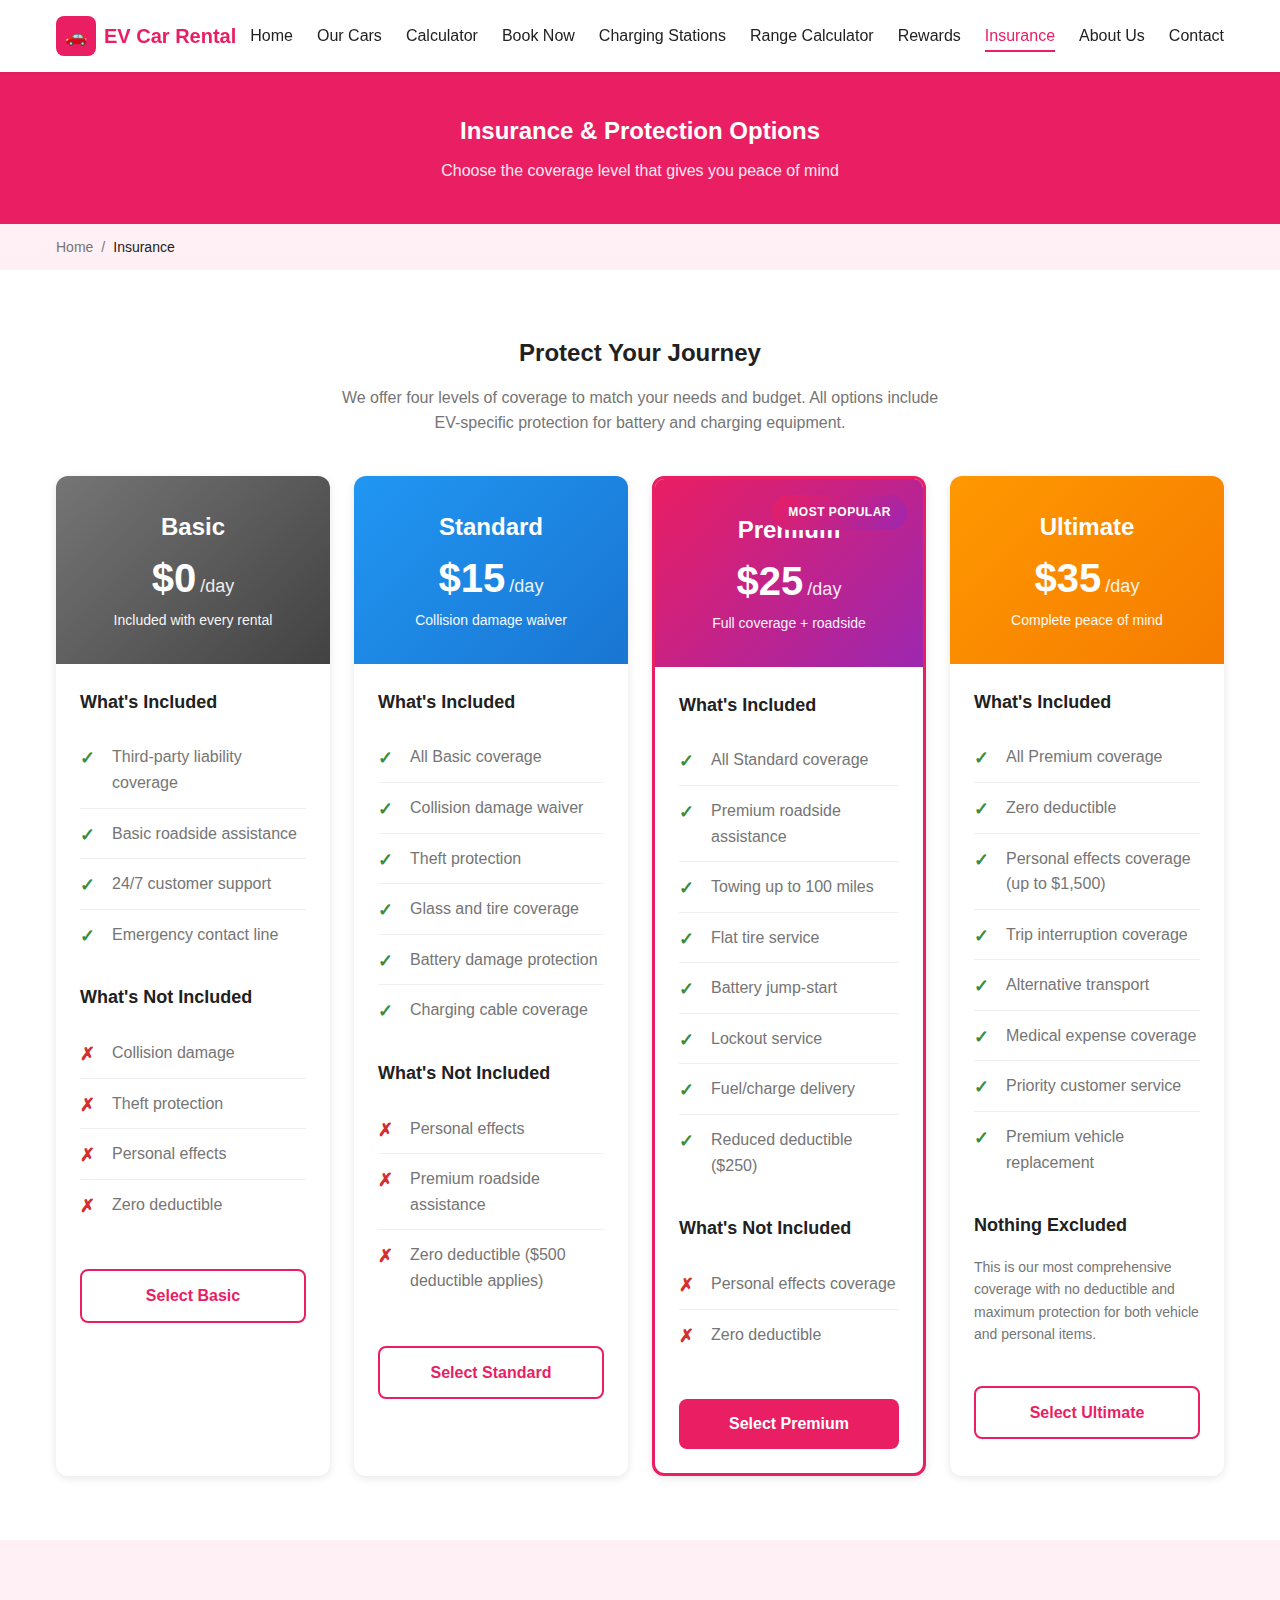
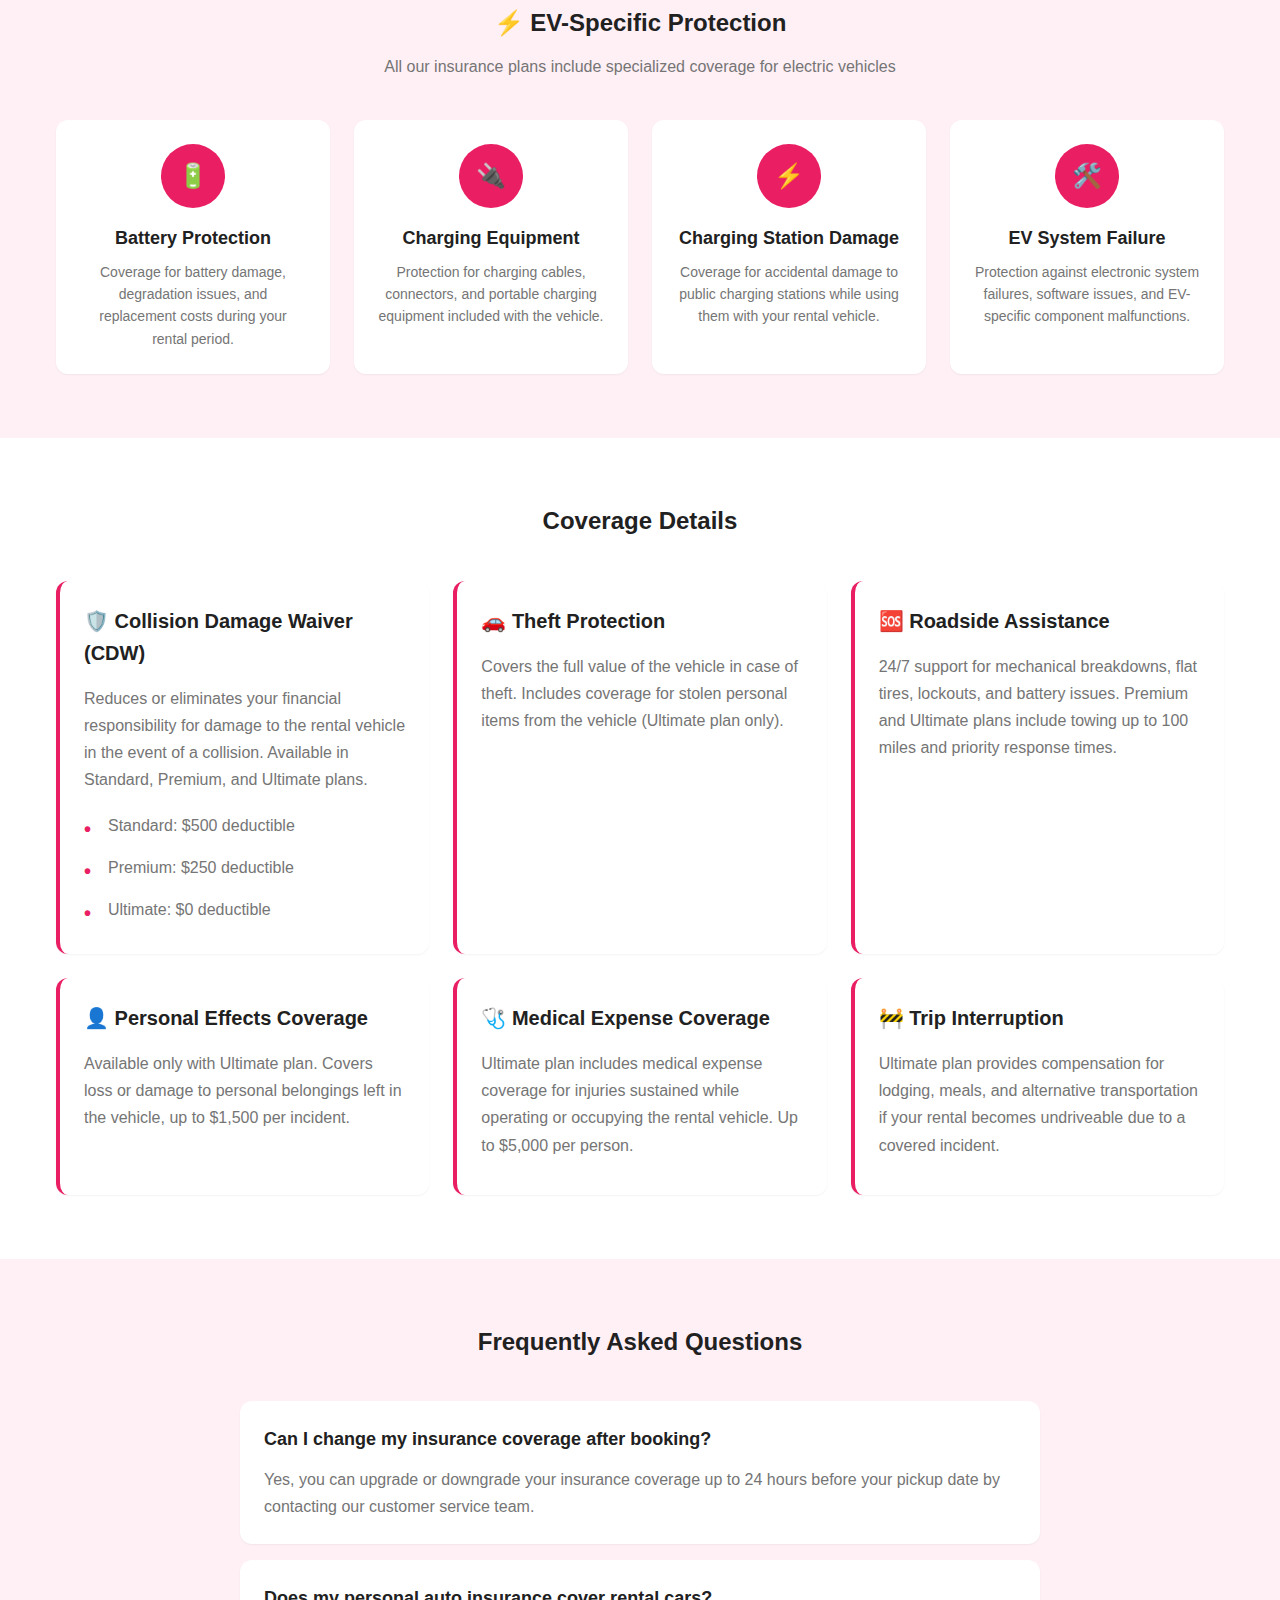
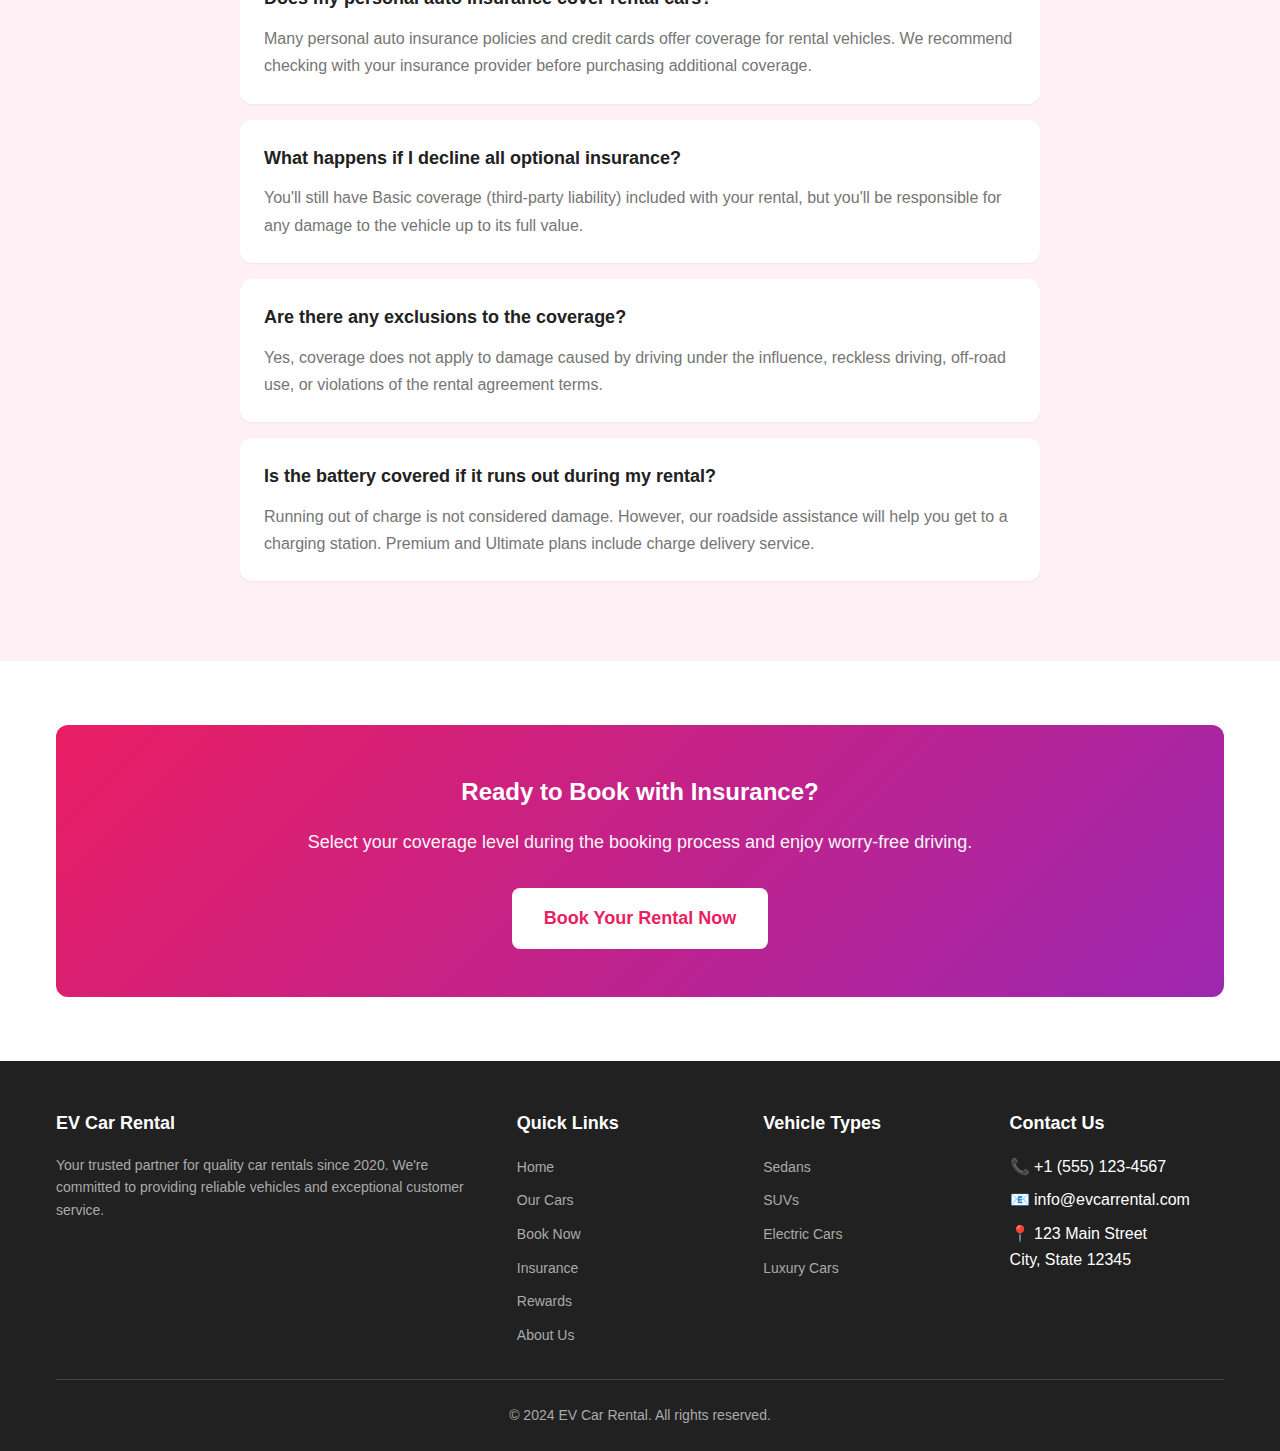
<file: insurance.html>
<!DOCTYPE html>
<html lang="en">
<head>
  <meta charset="UTF-8">
  <meta name="viewport" content="width=device-width, initial-scale=1.0">
  <meta name="description" content="Compare insurance and protection options for your EV rental. Choose from Basic, Standard, Premium, or Ultimate coverage with EV-specific protection.">
  <title>Insurance Options - EV Car Rental</title>
  <link rel="stylesheet" href="css/styles.css">
</head>
<body>
  <!-- Header -->
  <header class="header">
    <div class="container">
      <a href="index.html" class="logo">
        <span class="logo-icon">🚗</span>
        EV Car Rental
      </a>
      
      <nav class="nav-desktop">
        <ul>
          <li><a href="index.html">Home</a></li>
          <li><a href="cars.html">Our Cars</a></li>
          <li><a href="charging-calculator.html">Calculator</a></li>
          <li><a href="booking.html">Book Now</a></li>
          <li><a href="charging-stations.html">Charging Stations</a></li>
          <li><a href="range-calculator.html">Range Calculator</a></li>
          <li><a href="loyalty.html">Rewards</a></li>
          <li><a href="insurance.html" class="active">Insurance</a></li>
          <li><a href="about.html">About Us</a></li>
          <li><a href="contact.html">Contact</a></li>
        </ul>
      </nav>
      
      <button class="menu-toggle" aria-label="Toggle menu">
        <span></span>
        <span></span>
        <span></span>
      </button>
      
      <nav class="nav-mobile">
        <ul>
          <li><a href="index.html">Home</a></li>
          <li><a href="cars.html">Our Cars</a></li>
          <li><a href="charging-calculator.html">Calculator</a></li>
          <li><a href="booking.html">Book Now</a></li>
          <li><a href="charging-stations.html">Charging Stations</a></li>
          <li><a href="range-calculator.html">Range Calculator</a></li>
          <li><a href="loyalty.html">Rewards</a></li>
          <li><a href="insurance.html" class="active">Insurance</a></li>
          <li><a href="about.html">About Us</a></li>
          <li><a href="contact.html">Contact</a></li>
        </ul>
      </nav>
    </div>
  </header>

  <!-- Page Header -->
  <section class="page-header">
    <div class="container">
      <h1>Insurance & Protection Options</h1>
      <p>Choose the coverage level that gives you peace of mind</p>
    </div>
  </section>

  <!-- Breadcrumb -->
  <nav class="breadcrumb">
    <div class="container">
      <ul>
        <li><a href="index.html">Home</a></li>
        <li>Insurance</li>
      </ul>
    </div>
  </nav>

  <!-- Insurance Overview -->
  <section class="section">
    <div class="container">
      <div class="section-header">
        <h2>Protect Your Journey</h2>
        <p>We offer four levels of coverage to match your needs and budget. All options include EV-specific protection for battery and charging equipment.</p>
      </div>

      <!-- Insurance Tiers Comparison Table -->
      <div class="insurance-comparison">
        <div class="insurance-tier">
          <div class="tier-header tier-basic">
            <h3>Basic</h3>
            <div class="tier-price">
              <span class="price-amount">$0</span>
              <span class="price-period">/day</span>
            </div>
            <p class="tier-subtitle">Included with every rental</p>
          </div>
          <div class="tier-body">
            <div class="tier-features">
              <h4>What's Included</h4>
              <ul class="feature-list included">
                <li>Third-party liability coverage</li>
                <li>Basic roadside assistance</li>
                <li>24/7 customer support</li>
                <li>Emergency contact line</li>
              </ul>
            </div>
            <div class="tier-features">
              <h4>What's Not Included</h4>
              <ul class="feature-list excluded">
                <li>Collision damage</li>
                <li>Theft protection</li>
                <li>Personal effects</li>
                <li>Zero deductible</li>
              </ul>
            </div>
            <a href="booking.html?insurance=basic" class="btn btn-outline">Select Basic</a>
          </div>
        </div>

        <div class="insurance-tier">
          <div class="tier-header tier-standard">
            <h3>Standard</h3>
            <div class="tier-price">
              <span class="price-amount">$15</span>
              <span class="price-period">/day</span>
            </div>
            <p class="tier-subtitle">Collision damage waiver</p>
          </div>
          <div class="tier-body">
            <div class="tier-features">
              <h4>What's Included</h4>
              <ul class="feature-list included">
                <li>All Basic coverage</li>
                <li>Collision damage waiver</li>
                <li>Theft protection</li>
                <li>Glass and tire coverage</li>
                <li>Battery damage protection</li>
                <li>Charging cable coverage</li>
              </ul>
            </div>
            <div class="tier-features">
              <h4>What's Not Included</h4>
              <ul class="feature-list excluded">
                <li>Personal effects</li>
                <li>Premium roadside assistance</li>
                <li>Zero deductible ($500 deductible applies)</li>
              </ul>
            </div>
            <a href="booking.html?insurance=standard" class="btn btn-outline">Select Standard</a>
          </div>
        </div>

        <div class="insurance-tier featured">
          <div class="tier-badge">Most Popular</div>
          <div class="tier-header tier-premium">
            <h3>Premium</h3>
            <div class="tier-price">
              <span class="price-amount">$25</span>
              <span class="price-period">/day</span>
            </div>
            <p class="tier-subtitle">Full coverage + roadside</p>
          </div>
          <div class="tier-body">
            <div class="tier-features">
              <h4>What's Included</h4>
              <ul class="feature-list included">
                <li>All Standard coverage</li>
                <li>Premium roadside assistance</li>
                <li>Towing up to 100 miles</li>
                <li>Flat tire service</li>
                <li>Battery jump-start</li>
                <li>Lockout service</li>
                <li>Fuel/charge delivery</li>
                <li>Reduced deductible ($250)</li>
              </ul>
            </div>
            <div class="tier-features">
              <h4>What's Not Included</h4>
              <ul class="feature-list excluded">
                <li>Personal effects coverage</li>
                <li>Zero deductible</li>
              </ul>
            </div>
            <a href="booking.html?insurance=premium" class="btn btn-primary">Select Premium</a>
          </div>
        </div>

        <div class="insurance-tier">
          <div class="tier-header tier-ultimate">
            <h3>Ultimate</h3>
            <div class="tier-price">
              <span class="price-amount">$35</span>
              <span class="price-period">/day</span>
            </div>
            <p class="tier-subtitle">Complete peace of mind</p>
          </div>
          <div class="tier-body">
            <div class="tier-features">
              <h4>What's Included</h4>
              <ul class="feature-list included">
                <li>All Premium coverage</li>
                <li>Zero deductible</li>
                <li>Personal effects coverage (up to $1,500)</li>
                <li>Trip interruption coverage</li>
                <li>Alternative transport</li>
                <li>Medical expense coverage</li>
                <li>Priority customer service</li>
                <li>Premium vehicle replacement</li>
              </ul>
            </div>
            <div class="tier-features">
              <h4>Nothing Excluded</h4>
              <p class="exclusion-note">This is our most comprehensive coverage with no deductible and maximum protection for both vehicle and personal items.</p>
            </div>
            <a href="booking.html?insurance=ultimate" class="btn btn-outline">Select Ultimate</a>
          </div>
        </div>
      </div>
    </div>
  </section>

  <!-- EV-Specific Coverage -->
  <section class="section section-alt">
    <div class="container">
      <div class="section-header">
        <h2>⚡ EV-Specific Protection</h2>
        <p>All our insurance plans include specialized coverage for electric vehicles</p>
      </div>

      <div class="features-grid">
        <div class="feature-card">
          <div class="feature-icon">🔋</div>
          <h3>Battery Protection</h3>
          <p>Coverage for battery damage, degradation issues, and replacement costs during your rental period.</p>
        </div>

        <div class="feature-card">
          <div class="feature-icon">🔌</div>
          <h3>Charging Equipment</h3>
          <p>Protection for charging cables, connectors, and portable charging equipment included with the vehicle.</p>
        </div>

        <div class="feature-card">
          <div class="feature-icon">⚡</div>
          <h3>Charging Station Damage</h3>
          <p>Coverage for accidental damage to public charging stations while using them with your rental vehicle.</p>
        </div>

        <div class="feature-card">
          <div class="feature-icon">🛠️</div>
          <h3>EV System Failure</h3>
          <p>Protection against electronic system failures, software issues, and EV-specific component malfunctions.</p>
        </div>
      </div>
    </div>
  </section>

  <!-- Coverage Details -->
  <section class="section">
    <div class="container">
      <div class="section-header">
        <h2>Coverage Details</h2>
      </div>

      <div class="coverage-details">
        <div class="detail-card">
          <h3>🛡️ Collision Damage Waiver (CDW)</h3>
          <p>Reduces or eliminates your financial responsibility for damage to the rental vehicle in the event of a collision. Available in Standard, Premium, and Ultimate plans.</p>
          <ul>
            <li>Standard: $500 deductible</li>
            <li>Premium: $250 deductible</li>
            <li>Ultimate: $0 deductible</li>
          </ul>
        </div>

        <div class="detail-card">
          <h3>🚗 Theft Protection</h3>
          <p>Covers the full value of the vehicle in case of theft. Includes coverage for stolen personal items from the vehicle (Ultimate plan only).</p>
        </div>

        <div class="detail-card">
          <h3>🆘 Roadside Assistance</h3>
          <p>24/7 support for mechanical breakdowns, flat tires, lockouts, and battery issues. Premium and Ultimate plans include towing up to 100 miles and priority response times.</p>
        </div>

        <div class="detail-card">
          <h3>👤 Personal Effects Coverage</h3>
          <p>Available only with Ultimate plan. Covers loss or damage to personal belongings left in the vehicle, up to $1,500 per incident.</p>
        </div>

        <div class="detail-card">
          <h3>🩺 Medical Expense Coverage</h3>
          <p>Ultimate plan includes medical expense coverage for injuries sustained while operating or occupying the rental vehicle. Up to $5,000 per person.</p>
        </div>

        <div class="detail-card">
          <h3>🚧 Trip Interruption</h3>
          <p>Ultimate plan provides compensation for lodging, meals, and alternative transportation if your rental becomes undriveable due to a covered incident.</p>
        </div>
      </div>
    </div>
  </section>

  <!-- FAQ Section -->
  <section class="section section-alt">
    <div class="container">
      <div class="section-header">
        <h2>Frequently Asked Questions</h2>
      </div>

      <div class="faq-container">
        <div class="faq-item">
          <h3>Can I change my insurance coverage after booking?</h3>
          <p>Yes, you can upgrade or downgrade your insurance coverage up to 24 hours before your pickup date by contacting our customer service team.</p>
        </div>

        <div class="faq-item">
          <h3>Does my personal auto insurance cover rental cars?</h3>
          <p>Many personal auto insurance policies and credit cards offer coverage for rental vehicles. We recommend checking with your insurance provider before purchasing additional coverage.</p>
        </div>

        <div class="faq-item">
          <h3>What happens if I decline all optional insurance?</h3>
          <p>You'll still have Basic coverage (third-party liability) included with your rental, but you'll be responsible for any damage to the vehicle up to its full value.</p>
        </div>

        <div class="faq-item">
          <h3>Are there any exclusions to the coverage?</h3>
          <p>Yes, coverage does not apply to damage caused by driving under the influence, reckless driving, off-road use, or violations of the rental agreement terms.</p>
        </div>

        <div class="faq-item">
          <h3>Is the battery covered if it runs out during my rental?</h3>
          <p>Running out of charge is not considered damage. However, our roadside assistance will help you get to a charging station. Premium and Ultimate plans include charge delivery service.</p>
        </div>
      </div>
    </div>
  </section>

  <!-- CTA Section -->
  <section class="section">
    <div class="container">
      <div style="text-align: center; padding: var(--space-12); background: linear-gradient(135deg, var(--color-primary), var(--color-secondary)); color: var(--color-white); border-radius: var(--radius-lg);">
        <h2 style="color: var(--color-white); margin-bottom: var(--space-4);">Ready to Book with Insurance?</h2>
        <p style="font-size: var(--font-size-lg); margin-bottom: var(--space-8); opacity: 0.95;">
          Select your coverage level during the booking process and enjoy worry-free driving.
        </p>
        <a href="booking.html" class="btn btn-lg" style="background-color: var(--color-white); color: var(--color-primary);">
          Book Your Rental Now
        </a>
      </div>
    </div>
  </section>

  <!-- Footer -->
  <footer class="footer">
    <div class="container">
      <div class="footer-grid">
        <div class="footer-section">
          <h3>EV Car Rental</h3>
          <p>Your trusted partner for quality car rentals since 2020. We're committed to providing reliable vehicles and exceptional customer service.</p>
        </div>
        
        <div class="footer-section">
          <h3>Quick Links</h3>
          <ul>
            <li><a href="index.html">Home</a></li>
            <li><a href="cars.html">Our Cars</a></li>
            <li><a href="booking.html">Book Now</a></li>
            <li><a href="insurance.html">Insurance</a></li>
            <li><a href="loyalty.html">Rewards</a></li>
            <li><a href="about.html">About Us</a></li>
          </ul>
        </div>
        
        <div class="footer-section">
          <h3>Vehicle Types</h3>
          <ul>
            <li><a href="cars.html">Sedans</a></li>
            <li><a href="cars.html">SUVs</a></li>
            <li><a href="cars.html">Electric Cars</a></li>
            <li><a href="cars.html">Luxury Cars</a></li>
          </ul>
        </div>
        
        <div class="footer-section">
          <h3>Contact Us</h3>
          <ul>
            <li>📞 +1 (555) 123-4567</li>
            <li>📧 info@evcarrental.com</li>
            <li>📍 123 Main Street<br>City, State 12345</li>
          </ul>
        </div>
      </div>
      
      <div class="footer-bottom">
        <p>&copy; 2024 EV Car Rental. All rights reserved.</p>
      </div>
    </div>
  </footer>

  <script src="js/main.js"></script>
</body>
</html>
</file>
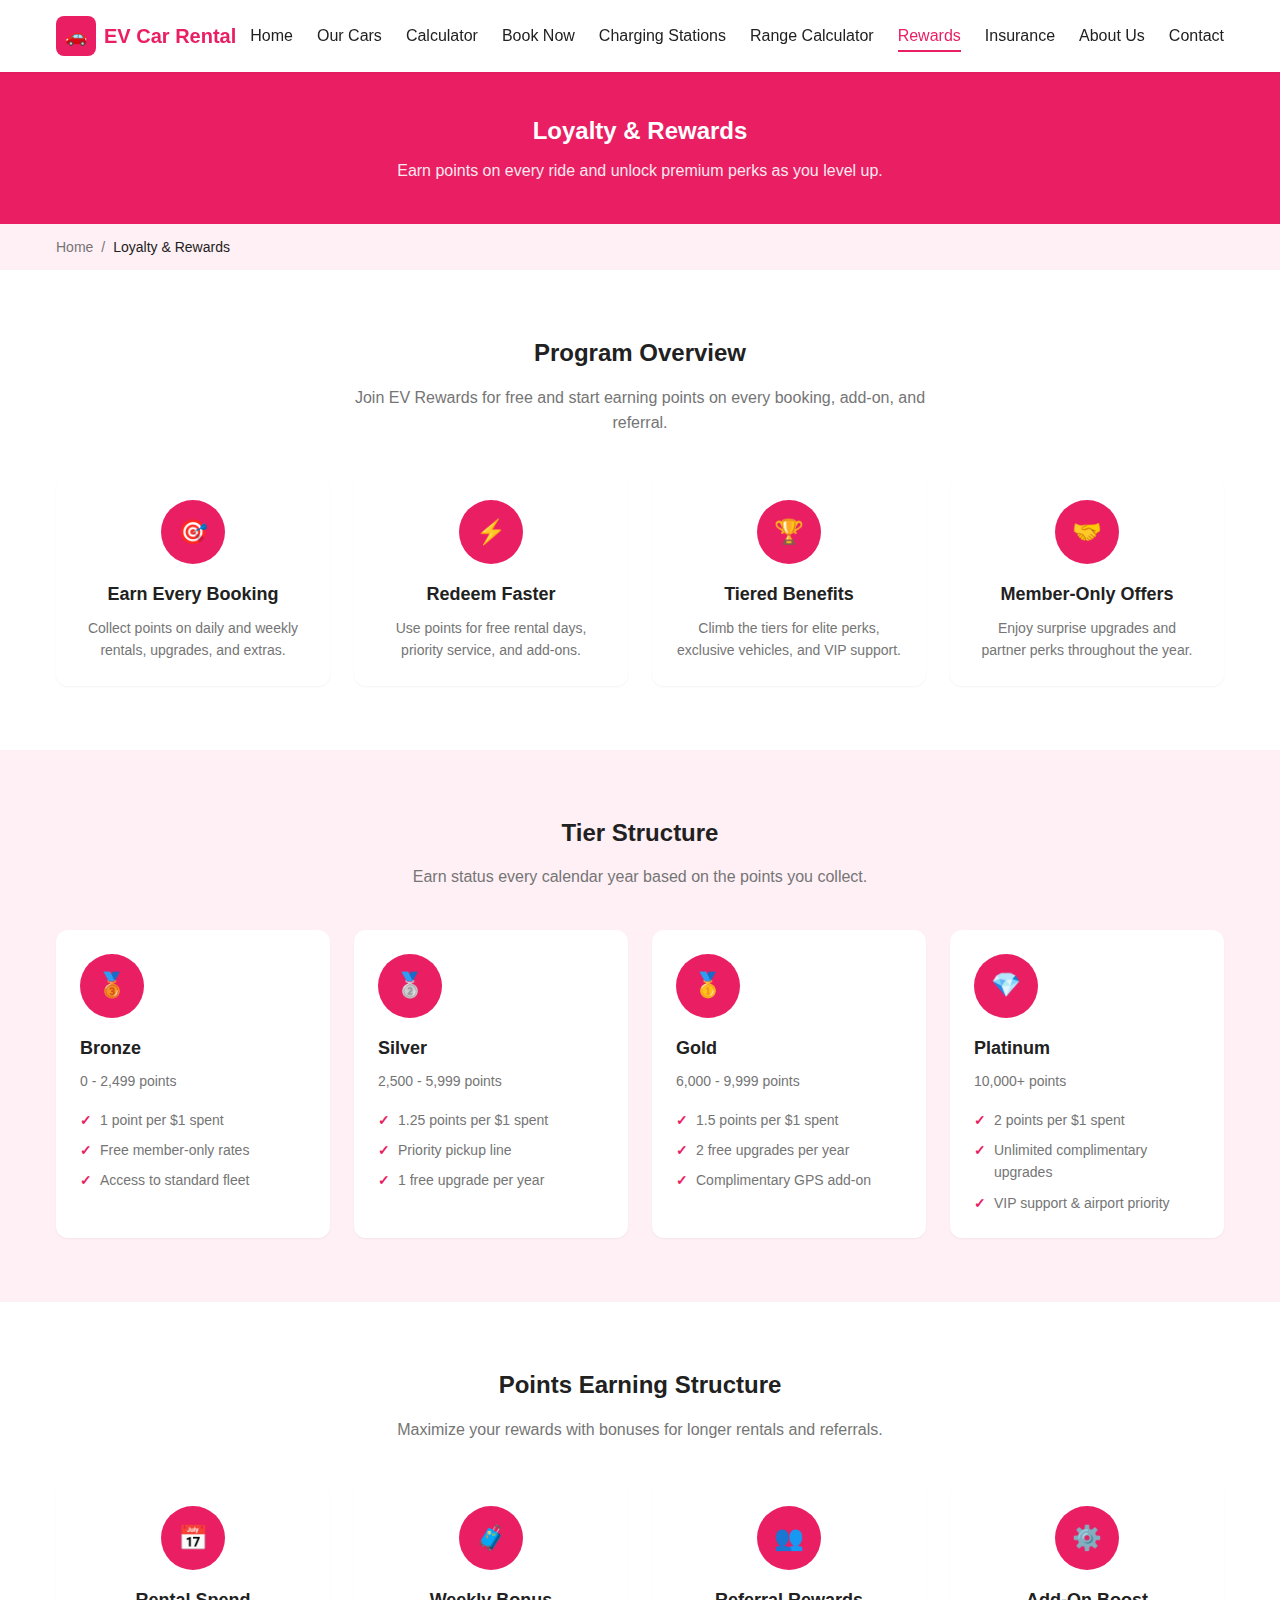
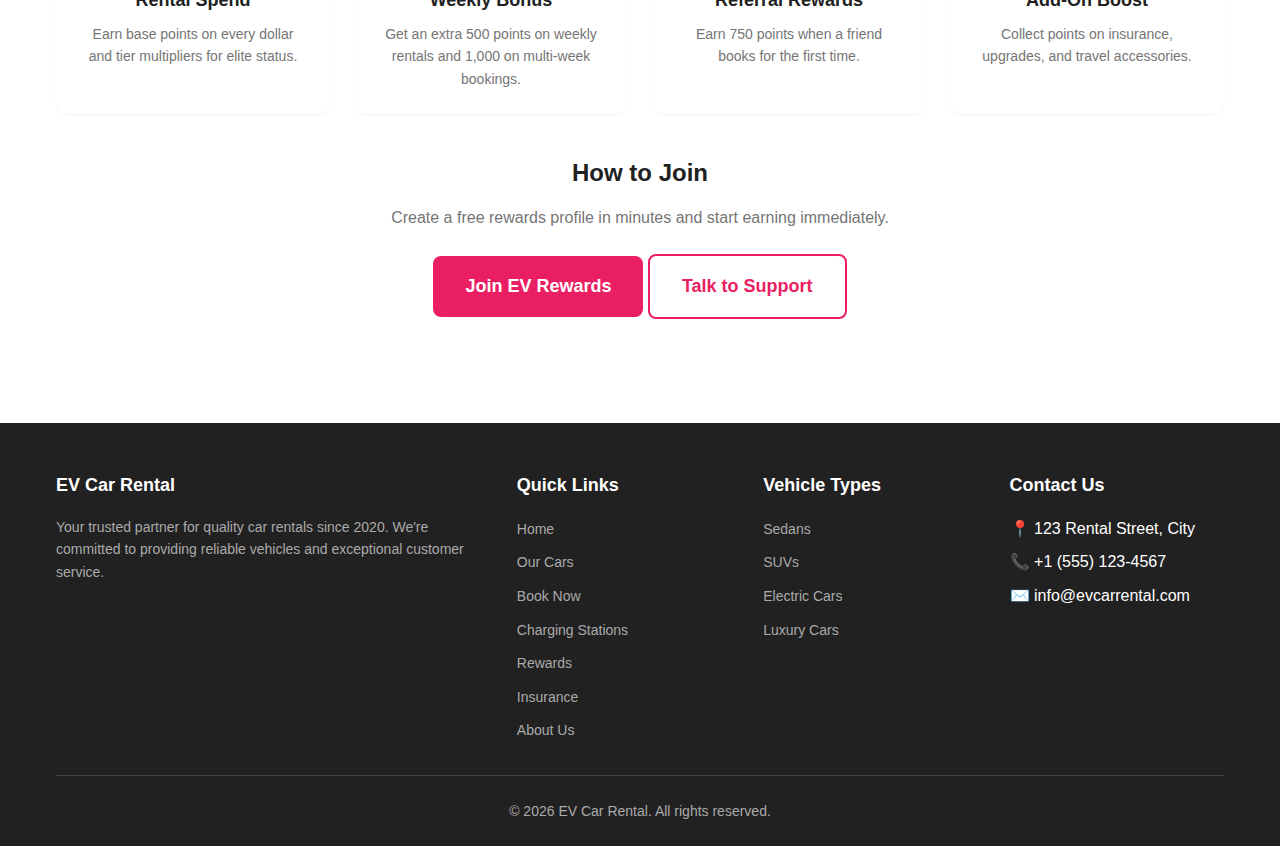
<file: loyalty.html>
<!DOCTYPE html>
<html lang="en">
<head>
  <meta charset="UTF-8">
  <meta name="viewport" content="width=device-width, initial-scale=1.0">
  <meta name="description" content="Join EV Car Rental Rewards to earn points on every booking, unlock tier benefits, and access exclusive perks.">
  <title>Loyalty & Rewards - EV Car Rental</title>
  <link rel="stylesheet" href="css/styles.css">
</head>
<body>
  <!-- Header -->
  <header class="header">
    <div class="container">
      <a href="index.html" class="logo">
        <span class="logo-icon">🚗</span>
        EV Car Rental
      </a>
      
      <nav class="nav-desktop">
        <ul>
          <li><a href="index.html">Home</a></li>
          <li><a href="cars.html">Our Cars</a></li>
          <li><a href="charging-calculator.html">Calculator</a></li>
          <li><a href="booking.html">Book Now</a></li>
          <li><a href="charging-stations.html">Charging Stations</a></li>
          <li><a href="range-calculator.html">Range Calculator</a></li>
          <li><a href="loyalty.html" class="active">Rewards</a></li>
          <li><a href="insurance.html">Insurance</a></li>
          <li><a href="about.html">About Us</a></li>
          <li><a href="contact.html">Contact</a></li>
        </ul>
      </nav>
      
      <button class="menu-toggle" aria-label="Toggle menu">
        <span></span>
        <span></span>
        <span></span>
      </button>
      
      <nav class="nav-mobile">
        <ul>
          <li><a href="index.html">Home</a></li>
          <li><a href="cars.html">Our Cars</a></li>
          <li><a href="charging-calculator.html">Calculator</a></li>
          <li><a href="booking.html">Book Now</a></li>
          <li><a href="charging-stations.html">Charging Stations</a></li>
          <li><a href="range-calculator.html">Range Calculator</a></li>
          <li><a href="loyalty.html" class="active">Rewards</a></li>
          <li><a href="insurance.html">Insurance</a></li>
          <li><a href="about.html">About Us</a></li>
          <li><a href="contact.html">Contact</a></li>
        </ul>
      </nav>
    </div>
  </header>

  <!-- Page Header -->
  <section class="page-header">
    <div class="container">
      <h1>Loyalty & Rewards</h1>
      <p>Earn points on every ride and unlock premium perks as you level up.</p>
    </div>
  </section>

  <!-- Breadcrumb -->
  <nav class="breadcrumb">
    <div class="container">
      <ul>
        <li><a href="index.html">Home</a></li>
        <li>Loyalty & Rewards</li>
      </ul>
    </div>
  </nav>

  <!-- Program Overview -->
  <section class="section">
    <div class="container">
      <div class="section-header">
        <h2>Program Overview</h2>
        <p>Join EV Rewards for free and start earning points on every booking, add-on, and referral.</p>
      </div>
      <div class="features-grid">
        <div class="feature-card">
          <div class="feature-icon">🎯</div>
          <h3>Earn Every Booking</h3>
          <p>Collect points on daily and weekly rentals, upgrades, and extras.</p>
        </div>
        <div class="feature-card">
          <div class="feature-icon">⚡</div>
          <h3>Redeem Faster</h3>
          <p>Use points for free rental days, priority service, and add-ons.</p>
        </div>
        <div class="feature-card">
          <div class="feature-icon">🏆</div>
          <h3>Tiered Benefits</h3>
          <p>Climb the tiers for elite perks, exclusive vehicles, and VIP support.</p>
        </div>
        <div class="feature-card">
          <div class="feature-icon">🤝</div>
          <h3>Member-Only Offers</h3>
          <p>Enjoy surprise upgrades and partner perks throughout the year.</p>
        </div>
      </div>
    </div>
  </section>

  <!-- Tier Structure -->
  <section class="section section-alt">
    <div class="container">
      <div class="section-header">
        <h2>Tier Structure</h2>
        <p>Earn status every calendar year based on the points you collect.</p>
      </div>
      <div class="features-grid">
        <div class="feature-card tier-card">
          <div class="feature-icon">🥉</div>
          <h3>Bronze</h3>
          <p>0 - 2,499 points</p>
          <ul class="tier-benefits">
            <li>1 point per $1 spent</li>
            <li>Free member-only rates</li>
            <li>Access to standard fleet</li>
          </ul>
        </div>
        <div class="feature-card tier-card">
          <div class="feature-icon">🥈</div>
          <h3>Silver</h3>
          <p>2,500 - 5,999 points</p>
          <ul class="tier-benefits">
            <li>1.25 points per $1 spent</li>
            <li>Priority pickup line</li>
            <li>1 free upgrade per year</li>
          </ul>
        </div>
        <div class="feature-card tier-card">
          <div class="feature-icon">🥇</div>
          <h3>Gold</h3>
          <p>6,000 - 9,999 points</p>
          <ul class="tier-benefits">
            <li>1.5 points per $1 spent</li>
            <li>2 free upgrades per year</li>
            <li>Complimentary GPS add-on</li>
          </ul>
        </div>
        <div class="feature-card tier-card">
          <div class="feature-icon">💎</div>
          <h3>Platinum</h3>
          <p>10,000+ points</p>
          <ul class="tier-benefits">
            <li>2 points per $1 spent</li>
            <li>Unlimited complimentary upgrades</li>
            <li>VIP support & airport priority</li>
          </ul>
        </div>
      </div>
    </div>
  </section>

  <!-- Points Earning -->
  <section class="section">
    <div class="container">
      <div class="section-header">
        <h2>Points Earning Structure</h2>
        <p>Maximize your rewards with bonuses for longer rentals and referrals.</p>
      </div>
      <div class="features-grid">
        <div class="feature-card">
          <div class="feature-icon">📅</div>
          <h3>Rental Spend</h3>
          <p>Earn base points on every dollar and tier multipliers for elite status.</p>
        </div>
        <div class="feature-card">
          <div class="feature-icon">🧳</div>
          <h3>Weekly Bonus</h3>
          <p>Get an extra 500 points on weekly rentals and 1,000 on multi-week bookings.</p>
        </div>
        <div class="feature-card">
          <div class="feature-icon">👥</div>
          <h3>Referral Rewards</h3>
          <p>Earn 750 points when a friend books for the first time.</p>
        </div>
        <div class="feature-card">
          <div class="feature-icon">⚙️</div>
          <h3>Add-On Boost</h3>
          <p>Collect points on insurance, upgrades, and travel accessories.</p>
        </div>
      </div>
      <div class="section-header" style="margin-top: var(--space-10);">
        <h2>How to Join</h2>
        <p>Create a free rewards profile in minutes and start earning immediately.</p>
        <div style="margin-top: var(--space-6);">
          <a href="booking.html" class="btn btn-primary btn-lg">Join EV Rewards</a>
          <a href="contact.html" class="btn btn-outline btn-lg">Talk to Support</a>
        </div>
      </div>
    </div>
  </section>

  <!-- Footer -->
  <footer class="footer">
    <div class="container">
      <div class="footer-grid">
        <div class="footer-section">
          <h3>EV Car Rental</h3>
          <p>Your trusted partner for quality car rentals since 2020. We're committed to providing reliable vehicles and exceptional customer service.</p>
        </div>
        
        <div class="footer-section">
          <h3>Quick Links</h3>
          <ul>
            <li><a href="index.html">Home</a></li>
            <li><a href="cars.html">Our Cars</a></li>
            <li><a href="booking.html">Book Now</a></li>
          <li><a href="charging-stations.html">Charging Stations</a></li>
            <li><a href="loyalty.html">Rewards</a></li>
            <li><a href="insurance.html">Insurance</a></li>
          <li><a href="about.html">About Us</a></li>
          </ul>
        </div>
        
        <div class="footer-section">
          <h3>Vehicle Types</h3>
          <ul>
            <li><a href="cars.html">Sedans</a></li>
            <li><a href="cars.html">SUVs</a></li>
            <li><a href="cars.html">Electric Cars</a></li>
            <li><a href="cars.html">Luxury Cars</a></li>
          </ul>
        </div>
        
        <div class="footer-section">
          <h3>Contact Us</h3>
          <ul>
            <li>📍 123 Rental Street, City</li>
            <li>📞 +1 (555) 123-4567</li>
            <li>✉️ info@evcarrental.com</li>
          </ul>
        </div>
      </div>
      
      <div class="footer-bottom">
        <p>&copy; 2026 EV Car Rental. All rights reserved.</p>
      </div>
    </div>
  </footer>

  <script src="js/main.js"></script>
</body>
</html>
</file>
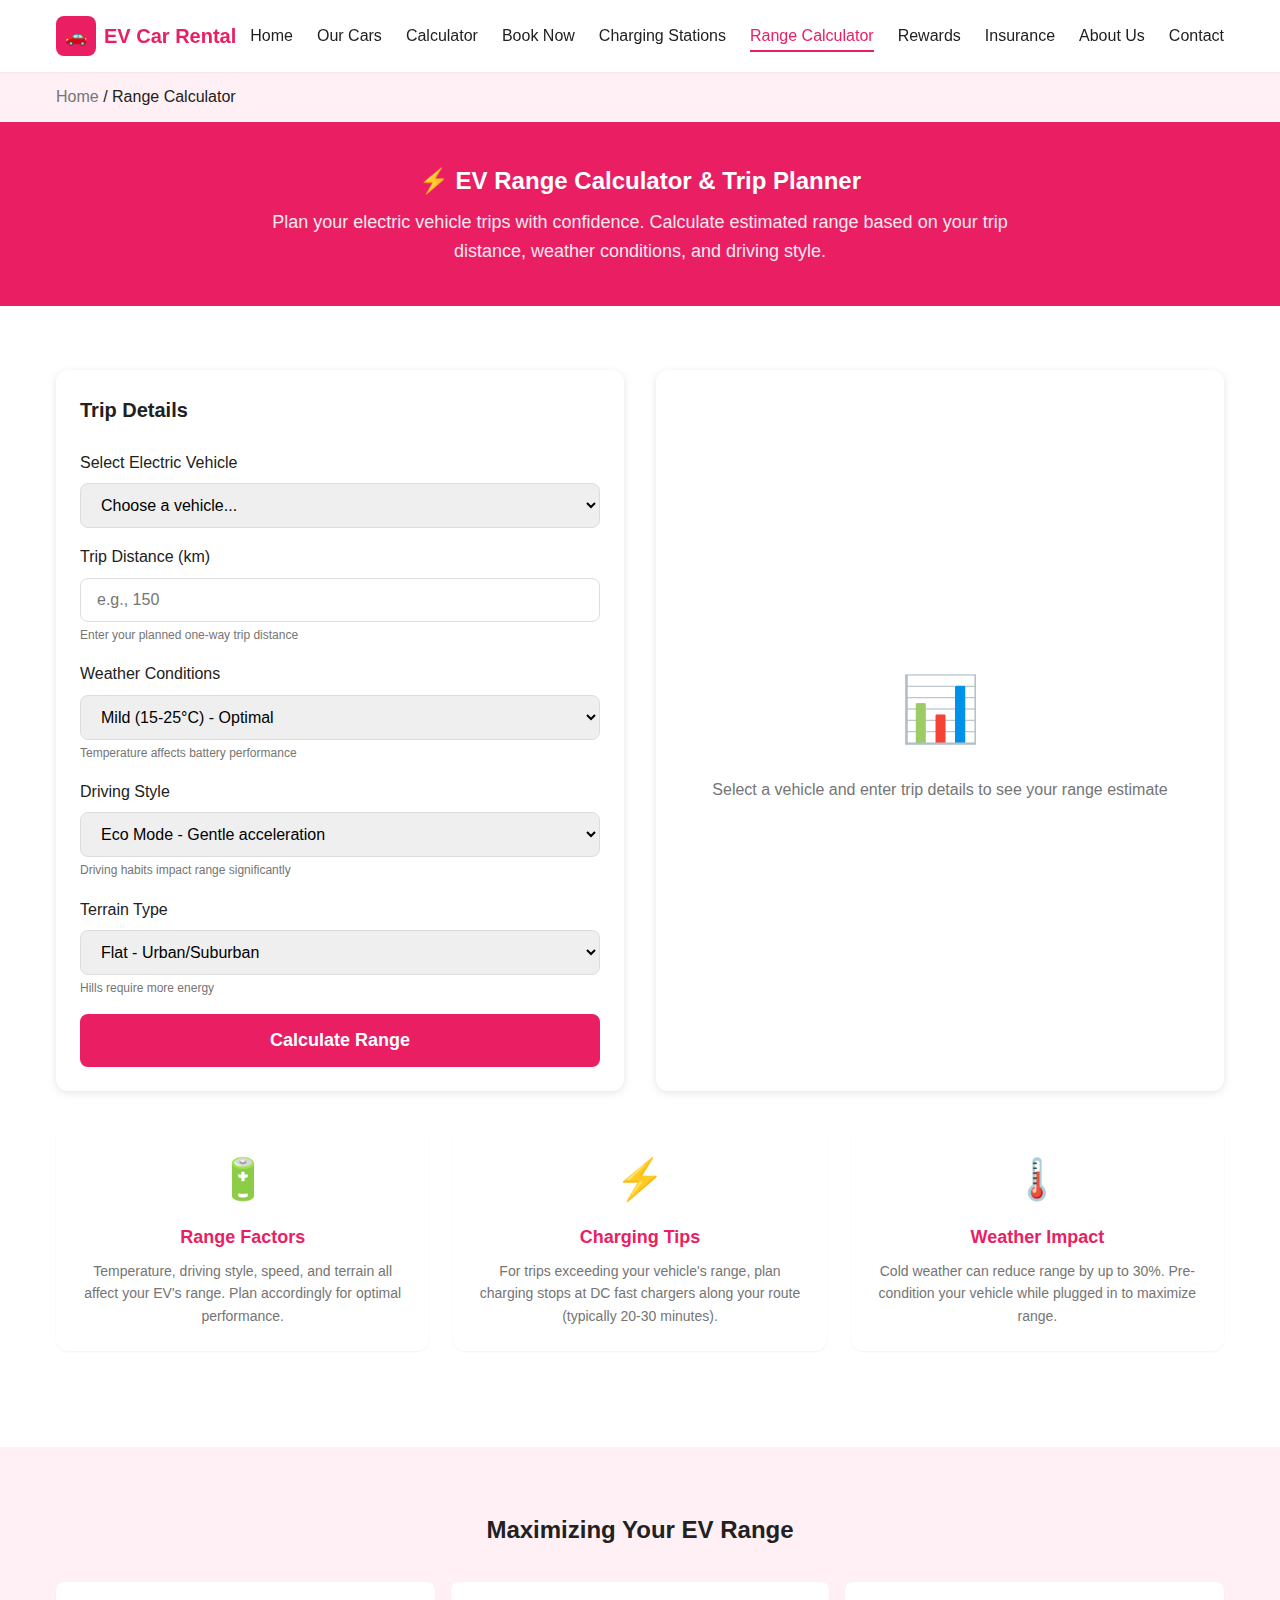
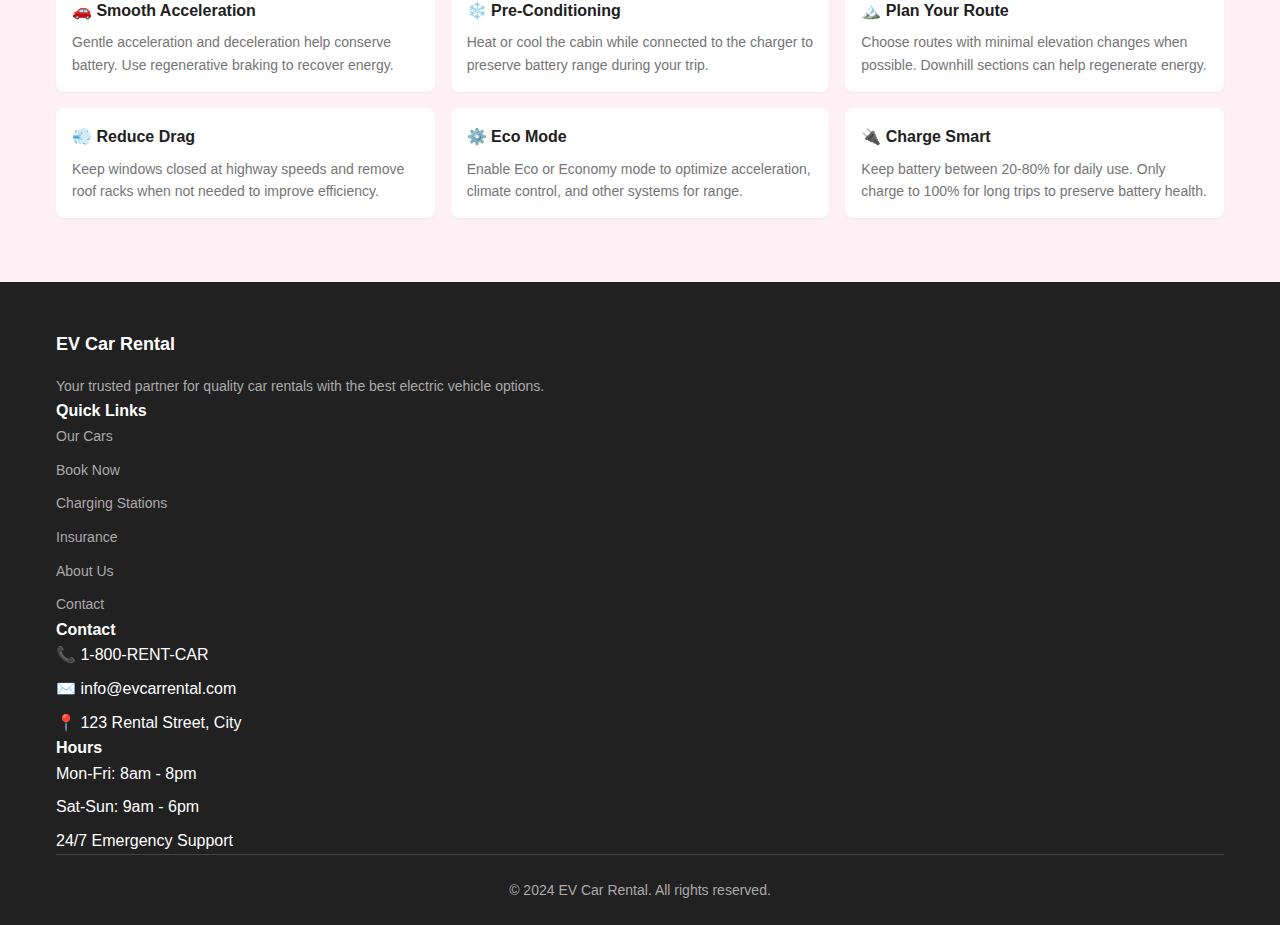
<file: range-calculator.html>
<!DOCTYPE html>
<html lang="en">
<head>
  <meta charset="UTF-8">
  <meta name="viewport" content="width=device-width, initial-scale=1.0">
  <meta name="description" content="EV Range Calculator - Plan your electric vehicle trips with confidence. Calculate estimated range based on weather and driving conditions.">
  <title>Range Calculator & Trip Planner - EV Car Rental</title>
  <link rel="stylesheet" href="css/styles.css">
</head>
<body>
  <!-- Header -->
  <header class="header">
    <div class="container">
      <a href="index.html" class="logo">
        <span class="logo-icon">🚗</span>
        EV Car Rental
      </a>
      
      <nav class="nav-desktop">
        <ul>
          <li><a href="index.html">Home</a></li>
          <li><a href="cars.html">Our Cars</a></li>
          <li><a href="charging-calculator.html">Calculator</a></li>
          <li><a href="booking.html">Book Now</a></li>
          <li><a href="charging-stations.html">Charging Stations</a></li>
          <li><a href="range-calculator.html" class="active">Range Calculator</a></li>
          <li><a href="loyalty.html">Rewards</a></li>
          <li><a href="insurance.html">Insurance</a></li>
          <li><a href="about.html">About Us</a></li>
          <li><a href="contact.html">Contact</a></li>
        </ul>
      </nav>
      
      <button class="menu-toggle" aria-label="Toggle menu">
        <span></span>
        <span></span>
        <span></span>
      </button>
      
      <nav class="nav-mobile">
        <ul>
          <li><a href="index.html">Home</a></li>
          <li><a href="cars.html">Our Cars</a></li>
          <li><a href="charging-calculator.html">Calculator</a></li>
          <li><a href="booking.html">Book Now</a></li>
          <li><a href="charging-stations.html">Charging Stations</a></li>
          <li><a href="range-calculator.html" class="active">Range Calculator</a></li>
          <li><a href="loyalty.html">Rewards</a></li>
          <li><a href="insurance.html">Insurance</a></li>
          <li><a href="about.html">About Us</a></li>
          <li><a href="contact.html">Contact</a></li>
        </ul>
      </nav>
    </div>
  </header>

  <!-- Breadcrumb -->
  <div class="breadcrumb">
    <div class="container">
      <a href="index.html">Home</a>
      <span class="separator">/</span>
      <span>Range Calculator</span>
    </div>
  </div>

  <!-- Main Content -->
  <main>
    <!-- Page Header -->
    <section class="page-header">
      <div class="container">
        <h1>⚡ EV Range Calculator & Trip Planner</h1>
        <p class="lead">Plan your electric vehicle trips with confidence. Calculate estimated range based on your trip distance, weather conditions, and driving style.</p>
      </div>
    </section>

    <!-- Calculator Section -->
    <section class="section">
      <div class="container">
        <div class="calculator-wrapper">
          <!-- Calculator Form -->
          <div class="calculator-form">
            <h2>Trip Details</h2>
            
            <!-- Vehicle Selection -->
            <div class="form-group">
              <label for="vehicle-select">Select Electric Vehicle</label>
              <select id="vehicle-select" required>
                <option value="">Choose a vehicle...</option>
              </select>
            </div>

            <!-- Trip Distance -->
            <div class="form-group">
              <label for="trip-distance">Trip Distance (km)</label>
              <input type="number" id="trip-distance" min="1" max="2000" placeholder="e.g., 150" required>
              <small class="help-text">Enter your planned one-way trip distance</small>
            </div>

            <!-- Weather Conditions -->
            <div class="form-group">
              <label for="weather-select">Weather Conditions</label>
              <select id="weather-select" required>
                <option value="1.0">Mild (15-25°C) - Optimal</option>
                <option value="0.9">Warm (26-35°C) - AC Usage</option>
                <option value="0.8">Cold (0-14°C) - Heating Required</option>
                <option value="0.7">Very Cold (Below 0°C) - Heavy Heating</option>
              </select>
              <small class="help-text">Temperature affects battery performance</small>
            </div>

            <!-- Driving Style -->
            <div class="form-group">
              <label for="driving-style">Driving Style</label>
              <select id="driving-style" required>
                <option value="1.1">Eco Mode - Gentle acceleration</option>
                <option value="1.0">Normal - Standard driving</option>
                <option value="0.85">Highway - High speed (110+ km/h)</option>
                <option value="0.75">Sporty - Aggressive acceleration</option>
              </select>
              <small class="help-text">Driving habits impact range significantly</small>
            </div>

            <!-- Terrain -->
            <div class="form-group">
              <label for="terrain-select">Terrain Type</label>
              <select id="terrain-select" required>
                <option value="1.0">Flat - Urban/Suburban</option>
                <option value="0.9">Rolling Hills - Some elevation</option>
                <option value="0.8">Mountainous - Significant elevation</option>
              </select>
              <small class="help-text">Hills require more energy</small>
            </div>

            <!-- Calculate Button -->
            <button type="button" id="calculate-btn" class="btn btn-primary btn-large">
              Calculate Range
            </button>
          </div>

          <!-- Results Panel -->
          <div class="calculator-results" id="results-panel">
            <div class="results-placeholder">
              <div class="icon">📊</div>
              <p>Select a vehicle and enter trip details to see your range estimate</p>
            </div>
          </div>
        </div>

        <!-- Info Cards -->
        <div class="info-cards">
          <div class="info-card">
            <div class="info-card-icon">🔋</div>
            <h3>Range Factors</h3>
            <p>Temperature, driving style, speed, and terrain all affect your EV's range. Plan accordingly for optimal performance.</p>
          </div>
          
          <div class="info-card">
            <div class="info-card-icon">⚡</div>
            <h3>Charging Tips</h3>
            <p>For trips exceeding your vehicle's range, plan charging stops at DC fast chargers along your route (typically 20-30 minutes).</p>
          </div>
          
          <div class="info-card">
            <div class="info-card-icon">🌡️</div>
            <h3>Weather Impact</h3>
            <p>Cold weather can reduce range by up to 30%. Pre-condition your vehicle while plugged in to maximize range.</p>
          </div>
        </div>
      </div>
    </section>

    <!-- Tips Section -->
    <section class="section section-alt">
      <div class="container">
        <h2 class="section-title">Maximizing Your EV Range</h2>
        <div class="tips-grid">
          <div class="tip-item">
            <h4>🚗 Smooth Acceleration</h4>
            <p>Gentle acceleration and deceleration help conserve battery. Use regenerative braking to recover energy.</p>
          </div>
          
          <div class="tip-item">
            <h4>❄️ Pre-Conditioning</h4>
            <p>Heat or cool the cabin while connected to the charger to preserve battery range during your trip.</p>
          </div>
          
          <div class="tip-item">
            <h4>🏔️ Plan Your Route</h4>
            <p>Choose routes with minimal elevation changes when possible. Downhill sections can help regenerate energy.</p>
          </div>
          
          <div class="tip-item">
            <h4>💨 Reduce Drag</h4>
            <p>Keep windows closed at highway speeds and remove roof racks when not needed to improve efficiency.</p>
          </div>
          
          <div class="tip-item">
            <h4>⚙️ Eco Mode</h4>
            <p>Enable Eco or Economy mode to optimize acceleration, climate control, and other systems for range.</p>
          </div>
          
          <div class="tip-item">
            <h4>🔌 Charge Smart</h4>
            <p>Keep battery between 20-80% for daily use. Only charge to 100% for long trips to preserve battery health.</p>
          </div>
        </div>
      </div>
    </section>
  </main>

  <!-- Footer -->
  <footer class="footer">
    <div class="container">
      <div class="footer-content">
        <div class="footer-section">
          <h3>EV Car Rental</h3>
          <p>Your trusted partner for quality car rentals with the best electric vehicle options.</p>
        </div>
        
        <div class="footer-section">
          <h4>Quick Links</h4>
          <ul>
            <li><a href="cars.html">Our Cars</a></li>
            <li><a href="booking.html">Book Now</a></li>
          <li><a href="charging-stations.html">Charging Stations</a></li>
            <li><a href="insurance.html">Insurance</a></li>
          <li><a href="about.html">About Us</a></li>
            <li><a href="contact.html">Contact</a></li>
          </ul>
        </div>
        
        <div class="footer-section">
          <h4>Contact</h4>
          <ul>
            <li>📞 1-800-RENT-CAR</li>
            <li>✉️ info@evcarrental.com</li>
            <li>📍 123 Rental Street, City</li>
          </ul>
        </div>
        
        <div class="footer-section">
          <h4>Hours</h4>
          <ul>
            <li>Mon-Fri: 8am - 8pm</li>
            <li>Sat-Sun: 9am - 6pm</li>
            <li>24/7 Emergency Support</li>
          </ul>
        </div>
      </div>
      
      <div class="footer-bottom">
        <p>&copy; 2024 EV Car Rental. All rights reserved.</p>
      </div>
    </div>
  </footer>

  <script src="js/main.js"></script>
</body>
</html>
</file>
<file: css/styles.css>
/* ============================================
   EV Car Rental - Main Stylesheet
   Version: 1.0
   ============================================ */

/* ============================================
   CSS Variables (Design Tokens)
   ============================================ */
:root {
  /* Colors - Pink Theme */
  --color-primary: #E91E63;
  --color-primary-dark: #C2185B;
  --color-primary-light: #F06292;
  --color-secondary: #9C27B0;
  --color-secondary-dark: #7B1FA2;
  --color-dark: #212121;
  --color-gray: #757575;
  --color-light: #FFF0F5;
  --color-white: #FFFFFF;
  --color-error: #D32F2F;
  --color-success: #388E3C;
  
  /* Typography */
  --font-family: -apple-system, BlinkMacSystemFont, 'Segoe UI', Roboto, Oxygen, Ubuntu, sans-serif;
  --font-size-xs: 0.75rem;
  --font-size-sm: 0.875rem;
  --font-size-base: 1rem;
  --font-size-lg: 1.125rem;
  --font-size-xl: 1.25rem;
  --font-size-2xl: 1.5rem;
  --font-size-3xl: 2rem;
  --font-size-4xl: 2.5rem;
  
  /* Spacing (8px grid) */
  --space-1: 0.25rem;
  --space-2: 0.5rem;
  --space-3: 0.75rem;
  --space-4: 1rem;
  --space-5: 1.25rem;
  --space-6: 1.5rem;
  --space-8: 2rem;
  --space-10: 2.5rem;
  --space-12: 3rem;
  --space-16: 4rem;
  
  /* Border Radius */
  --radius-sm: 4px;
  --radius-md: 8px;
  --radius-lg: 12px;
  --radius-full: 9999px;
  
  /* Shadows */
  --shadow-sm: 0 1px 2px rgba(0, 0, 0, 0.05);
  --shadow-md: 0 2px 8px rgba(0, 0, 0, 0.1);
  --shadow-lg: 0 4px 16px rgba(0, 0, 0, 0.15);
  
  /* Transitions */
  --transition-fast: 150ms ease;
  --transition-base: 300ms ease;
  
  /* Container */
  --container-max: 1200px;
}

/* ============================================
   Reset & Base Styles
   ============================================ */
*, *::before, *::after {
  box-sizing: border-box;
  margin: 0;
  padding: 0;
}

html {
  scroll-behavior: smooth;
}

body {
  font-family: var(--font-family);
  font-size: var(--font-size-base);
  line-height: 1.6;
  color: var(--color-dark);
  background-color: var(--color-white);
}

img {
  max-width: 100%;
  height: auto;
  display: block;
}

a {
  color: var(--color-primary);
  text-decoration: none;
  transition: color var(--transition-fast);
}

a:hover {
  color: var(--color-primary-dark);
}

ul, ol {
  list-style: none;
}

button {
  cursor: pointer;
  font-family: inherit;
  font-size: inherit;
  border: none;
  background: none;
}

input, textarea, select {
  font-family: inherit;
  font-size: inherit;
}

/* ============================================
   Utility Classes
   ============================================ */
.container {
  width: 100%;
  max-width: var(--container-max);
  margin: 0 auto;
  padding: 0 var(--space-4);
}

.sr-only {
  position: absolute;
  width: 1px;
  height: 1px;
  padding: 0;
  margin: -1px;
  overflow: hidden;
  clip: rect(0, 0, 0, 0);
  border: 0;
}

.text-center { text-align: center; }
.text-primary { color: var(--color-primary); }
.text-gray { color: var(--color-gray); }

/* ============================================
   Buttons
   ============================================ */
.btn {
  display: inline-flex;
  align-items: center;
  justify-content: center;
  gap: var(--space-2);
  padding: var(--space-3) var(--space-6);
  font-weight: 600;
  border-radius: var(--radius-md);
  transition: all var(--transition-fast);
  text-decoration: none;
}

.btn-primary {
  background-color: var(--color-primary);
  color: var(--color-white);
}

.btn-primary:hover {
  background-color: var(--color-primary-dark);
  color: var(--color-white);
}

.btn-secondary {
  background-color: var(--color-secondary);
  color: var(--color-white);
}

.btn-secondary:hover {
  background-color: var(--color-secondary-dark);
  color: var(--color-white);
}

.btn-outline {
  background-color: transparent;
  border: 2px solid var(--color-primary);
  color: var(--color-primary);
}

.btn-outline:hover {
  background-color: var(--color-primary);
  color: var(--color-white);
}

.btn-lg {
  padding: var(--space-4) var(--space-8);
  font-size: var(--font-size-lg);
}

/* ============================================
   Header & Navigation
   ============================================ */
.header {
  background-color: var(--color-white);
  box-shadow: var(--shadow-sm);
  position: sticky;
  top: 0;
  z-index: 100;
}

.header .container {
  display: flex;
  align-items: center;
  justify-content: space-between;
  padding-top: var(--space-4);
  padding-bottom: var(--space-4);
}

.logo {
  display: flex;
  align-items: center;
  gap: var(--space-2);
  font-size: var(--font-size-xl);
  font-weight: 700;
  color: var(--color-primary);
}

.logo-icon {
  width: 40px;
  height: 40px;
  background-color: var(--color-primary);
  color: var(--color-white);
  border-radius: var(--radius-md);
  display: flex;
  align-items: center;
  justify-content: center;
  font-size: var(--font-size-lg);
}

.nav-desktop {
  display: none;
}

.nav-desktop ul {
  display: flex;
  gap: var(--space-6);
}

.nav-desktop a {
  color: var(--color-dark);
  font-weight: 500;
  padding: var(--space-2) 0;
  position: relative;
}

.nav-desktop a::after {
  content: '';
  position: absolute;
  bottom: 0;
  left: 0;
  width: 0;
  height: 2px;
  background-color: var(--color-primary);
  transition: width var(--transition-fast);
}

.nav-desktop a:hover::after,
.nav-desktop a.active::after {
  width: 100%;
}

.nav-desktop a:hover,
.nav-desktop a.active {
  color: var(--color-primary);
}

/* Mobile Menu */
.menu-toggle {
  display: flex;
  flex-direction: column;
  gap: 5px;
  padding: var(--space-2);
}

.menu-toggle span {
  width: 24px;
  height: 2px;
  background-color: var(--color-dark);
  transition: all var(--transition-fast);
}

.nav-mobile {
  display: none;
  position: absolute;
  top: 100%;
  left: 0;
  right: 0;
  background-color: var(--color-white);
  box-shadow: var(--shadow-md);
  padding: var(--space-4);
}

.nav-mobile.active {
  display: block;
}

.nav-mobile ul {
  display: flex;
  flex-direction: column;
  gap: var(--space-3);
}

.nav-mobile a {
  display: block;
  padding: var(--space-3);
  color: var(--color-dark);
  font-weight: 500;
  border-radius: var(--radius-md);
}

.nav-mobile a:hover,
.nav-mobile a.active {
  background-color: var(--color-light);
  color: var(--color-primary);
}

/* ============================================
   Hero Section
   ============================================ */
.hero {
  background: linear-gradient(135deg, var(--color-primary-dark) 0%, var(--color-primary) 100%);
  color: var(--color-white);
  padding: var(--space-16) 0;
  text-align: center;
}

.hero h1 {
  font-size: var(--font-size-3xl);
  margin-bottom: var(--space-4);
  line-height: 1.2;
}

.hero p {
  font-size: var(--font-size-lg);
  opacity: 0.9;
  margin-bottom: var(--space-8);
  max-width: 600px;
  margin-left: auto;
  margin-right: auto;
}

.hero-buttons {
  display: flex;
  gap: var(--space-4);
  justify-content: center;
  flex-wrap: wrap;
}

.hero .btn-primary {
  background-color: var(--color-white);
  color: var(--color-primary);
}

.hero .btn-primary:hover {
  background-color: var(--color-light);
}

.hero .btn-outline {
  border-color: var(--color-white);
  color: var(--color-white);
}

.hero .btn-outline:hover {
  background-color: var(--color-white);
  color: var(--color-primary);
}

/* ============================================
   Section Styles
   ============================================ */
.section {
  padding: var(--space-16) 0;
}

.section-header {
  text-align: center;
  margin-bottom: var(--space-10);
}

.section-header h2 {
  font-size: var(--font-size-2xl);
  margin-bottom: var(--space-3);
}

.section-header p {
  color: var(--color-gray);
  max-width: 600px;
  margin: 0 auto;
}

.section-alt {
  background-color: var(--color-light);
}

/* ============================================
   Features/Benefits Grid
   ============================================ */
.features-grid {
  display: grid;
  grid-template-columns: 1fr;
  gap: var(--space-6);
}

.feature-card {
  background-color: var(--color-white);
  padding: var(--space-6);
  border-radius: var(--radius-lg);
  text-align: center;
  box-shadow: var(--shadow-sm);
  transition: box-shadow var(--transition-base);
}

.feature-card:hover {
  box-shadow: var(--shadow-md);
}

.feature-icon {
  width: 64px;
  height: 64px;
  background-color: var(--color-primary);
  color: var(--color-white);
  border-radius: var(--radius-full);
  display: flex;
  align-items: center;
  justify-content: center;
  font-size: var(--font-size-2xl);
  margin: 0 auto var(--space-4);
}

.feature-card h3 {
  font-size: var(--font-size-lg);
  margin-bottom: var(--space-2);
}

.feature-card p {
  color: var(--color-gray);
  font-size: var(--font-size-sm);
}

.tier-card {
  text-align: left;
}

.tier-card .feature-icon {
  margin: 0 0 var(--space-4);
}

.tier-benefits {
  margin-top: var(--space-4);
  display: grid;
  gap: var(--space-2);
  color: var(--color-gray);
  font-size: var(--font-size-sm);
}

.tier-benefits li {
  display: flex;
  gap: var(--space-2);
  align-items: flex-start;
}

.tier-benefits li::before {
  content: '✓';
  color: var(--color-primary);
  font-weight: 700;
}

/* ============================================
   Car Cards Grid
   ============================================ */
.cars-grid {
  display: grid;
  grid-template-columns: 1fr;
  gap: var(--space-6);
}

.car-card {
  background-color: var(--color-white);
  border-radius: var(--radius-lg);
  overflow: hidden;
  box-shadow: var(--shadow-sm);
  transition: all var(--transition-base);
}

.car-card:hover {
  box-shadow: var(--shadow-lg);
  transform: translateY(-4px);
}

.car-image {
  height: 200px;
  background-color: var(--color-light);
  display: flex;
  align-items: center;
  justify-content: center;
  color: var(--color-gray);
  font-size: var(--font-size-3xl);
}

.car-image img {
  width: 100%;
  height: 100%;
  object-fit: cover;
}

.car-content {
  padding: var(--space-4);
}

.car-type {
  display: inline-block;
  background-color: var(--color-light);
  color: var(--color-primary);
  font-size: var(--font-size-xs);
  font-weight: 600;
  padding: var(--space-1) var(--space-2);
  border-radius: var(--radius-sm);
  margin-bottom: var(--space-2);
}

.car-content h3 {
  font-size: var(--font-size-lg);
  margin-bottom: var(--space-2);
}

.car-specs {
  display: flex;
  gap: var(--space-4);
  color: var(--color-gray);
  font-size: var(--font-size-sm);
  margin-bottom: var(--space-4);
}

.car-specs span {
  display: flex;
  align-items: center;
  gap: var(--space-1);
}

.car-footer {
  display: flex;
  align-items: center;
  justify-content: space-between;
  padding-top: var(--space-4);
  border-top: 1px solid var(--color-light);
}

.car-price {
  font-size: var(--font-size-xl);
  font-weight: 700;
  color: var(--color-primary);
}

.car-price span {
  font-size: var(--font-size-sm);
  font-weight: 400;
  color: var(--color-gray);
}

/* ============================================
   Car Details Page
   ============================================ */
.car-details {
  padding: var(--space-8) 0;
}

.car-details-grid {
  display: grid;
  grid-template-columns: 1fr;
  gap: var(--space-8);
}

.car-gallery {
  background-color: var(--color-light);
  border-radius: var(--radius-lg);
  height: 300px;
  display: flex;
  align-items: center;
  justify-content: center;
  color: var(--color-gray);
  font-size: var(--font-size-4xl);
}

.car-info h1 {
  font-size: var(--font-size-2xl);
  margin-bottom: var(--space-2);
}

.car-info .car-type {
  margin-bottom: var(--space-4);
}

.car-info .description {
  color: var(--color-gray);
  margin-bottom: var(--space-6);
}

.specs-grid {
  display: grid;
  grid-template-columns: repeat(2, 1fr);
  gap: var(--space-4);
  margin-bottom: var(--space-6);
}

.spec-item {
  background-color: var(--color-light);
  padding: var(--space-4);
  border-radius: var(--radius-md);
}

.spec-item label {
  display: block;
  font-size: var(--font-size-xs);
  color: var(--color-gray);
  margin-bottom: var(--space-1);
}

.spec-item strong {
  font-size: var(--font-size-base);
}

.features-list {
  margin-bottom: var(--space-6);
}

.features-list h3 {
  font-size: var(--font-size-lg);
  margin-bottom: var(--space-3);
}

.features-list ul {
  display: grid;
  grid-template-columns: repeat(2, 1fr);
  gap: var(--space-2);
}

.features-list li {
  display: flex;
  align-items: center;
  gap: var(--space-2);
  color: var(--color-gray);
}

.features-list li::before {
  content: '✓';
  color: var(--color-primary);
  font-weight: bold;
}

.pricing-box {
  background-color: var(--color-light);
  padding: var(--space-6);
  border-radius: var(--radius-lg);
  margin-bottom: var(--space-6);
}

.pricing-box h3 {
  font-size: var(--font-size-lg);
  margin-bottom: var(--space-4);
}

.price-row {
  display: flex;
  justify-content: space-between;
  padding: var(--space-2) 0;
  border-bottom: 1px solid var(--color-white);
}

.price-row:last-child {
  border-bottom: none;
}

.price-row .amount {
  font-weight: 600;
  color: var(--color-primary);
}

/* ============================================
   Forms
   ============================================ */
.form-group {
  margin-bottom: var(--space-4);
}

.form-group label {
  display: block;
  font-weight: 500;
  margin-bottom: var(--space-2);
}

.form-group input,
.form-group select,
.form-group textarea {
  width: 100%;
  padding: var(--space-3) var(--space-4);
  border: 1px solid #ddd;
  border-radius: var(--radius-md);
  transition: border-color var(--transition-fast);
}

.form-group input:focus,
.form-group select:focus,
.form-group textarea:focus {
  outline: none;
  border-color: var(--color-primary);
}

.form-group textarea {
  min-height: 120px;
  resize: vertical;
}

.form-group .error {
  color: var(--color-error);
  font-size: var(--font-size-sm);
  margin-top: var(--space-1);
}

.form-group input.invalid {
  border-color: var(--color-error);
}

.form-row {
  display: grid;
  grid-template-columns: 1fr;
  gap: var(--space-4);
}

.checkbox-group {
  display: flex;
  flex-wrap: wrap;
  gap: var(--space-4);
}

.checkbox-group label {
  display: flex;
  align-items: center;
  gap: var(--space-2);
  font-weight: 400;
  cursor: pointer;
}

.checkbox-group input[type="checkbox"] {
  width: auto;
}

/* Form Container */
.form-container {
  max-width: 600px;
  margin: 0 auto;
  background-color: var(--color-white);
  padding: var(--space-8);
  border-radius: var(--radius-lg);
  box-shadow: var(--shadow-md);
}

.form-container h1 {
  font-size: var(--font-size-2xl);
  margin-bottom: var(--space-2);
  text-align: center;
}

.form-container > p {
  text-align: center;
  color: var(--color-gray);
  margin-bottom: var(--space-6);
}

/* Success Message */
.success-message {
  display: none;
  background-color: var(--color-success);
  color: var(--color-white);
  padding: var(--space-4);
  border-radius: var(--radius-md);
  text-align: center;
  margin-bottom: var(--space-4);
}

.success-message.show {
  display: block;
}

/* Carbon Footprint Display */
.carbon-display {
  margin-top: var(--space-6);
  padding-top: var(--space-6);
  border-top: 1px solid rgba(255, 255, 255, 0.3);
}

.carbon-header {
  text-align: center;
  margin-bottom: var(--space-4);
}

.carbon-header h3 {
  font-size: var(--font-size-xl);
  font-weight: bold;
  margin: 0;
  color: var(--color-white);
}

.carbon-stats {
  display: grid;
  grid-template-columns: 1fr 1fr;
  gap: var(--space-4);
  margin-bottom: var(--space-4);
}

.carbon-stat-item {
  background-color: rgba(255, 255, 255, 0.2);
  padding: var(--space-4);
  border-radius: var(--radius-md);
  text-align: center;
}

.carbon-value {
  font-size: var(--font-size-3xl);
  font-weight: bold;
  color: var(--color-white);
  margin-bottom: var(--space-2);
}

.carbon-label {
  font-size: var(--font-size-sm);
  color: rgba(255, 255, 255, 0.9);
}

.carbon-visualization {
  background-color: rgba(255, 255, 255, 0.15);
  padding: var(--space-4);
  border-radius: var(--radius-md);
  margin-bottom: var(--space-4);
  text-align: center;
}

.tree-display {
  font-size: 3rem;
  margin-bottom: var(--space-2);
  line-height: 1;
}

.carbon-description {
  font-size: var(--font-size-base);
  color: var(--color-white);
  margin: 0;
  line-height: 1.5;
}

.carbon-badge {
  background: linear-gradient(135deg, rgba(255, 215, 0, 0.3), rgba(255, 165, 0, 0.3));
  padding: var(--space-4);
  border-radius: var(--radius-md);
  display: flex;
  align-items: center;
  gap: var(--space-3);
  margin-bottom: var(--space-4);
}

.badge-icon {
  font-size: var(--font-size-3xl);
  line-height: 1;
}

.badge-text {
  flex: 1;
  text-align: left;
  color: var(--color-white);
}

.badge-text strong {
  font-size: var(--font-size-lg);
  display: block;
  margin-bottom: var(--space-1);
}

.badge-text small {
  font-size: var(--font-size-sm);
  opacity: 0.9;
}

.carbon-share {
  text-align: center;
}

.btn-share {
  background-color: var(--color-white);
  color: var(--color-success);
  border: none;
  padding: var(--space-3) var(--space-6);
  font-size: var(--font-size-base);
  font-weight: 600;
  border-radius: var(--radius-md);
  cursor: pointer;
  transition: all var(--transition-fast);
  box-shadow: var(--shadow-sm);
}

.btn-share:hover {
  background-color: rgba(255, 255, 255, 0.95);
  transform: translateY(-2px);
  box-shadow: var(--shadow-md);
}

.btn-share:active {
  transform: translateY(0);
}

@media (max-width: 768px) {
  .carbon-stats {
    grid-template-columns: 1fr;
  }
  
  .carbon-value {
    font-size: var(--font-size-2xl);
  }
  
  .tree-display {
    font-size: 2rem;
  }
  
  .carbon-badge {
    flex-direction: column;
    text-align: center;
  }
  
  .badge-text {
    text-align: center;
  }
}

/* Copy Notification */
.copy-notification {
  position: fixed;
  top: 20px;
  right: 20px;
  padding: var(--space-4) var(--space-6);
  background-color: var(--color-success);
  color: var(--color-white);
  border-radius: var(--radius-md);
  box-shadow: var(--shadow-lg);
  z-index: 10000;
  opacity: 0;
  transform: translateX(400px);
  transition: all var(--transition-base);
  max-width: 400px;
  font-size: var(--font-size-sm);
  line-height: 1.4;
}

.copy-notification.show {
  opacity: 1;
  transform: translateX(0);
}

.copy-notification-error {
  background-color: var(--color-error);
}

@media (max-width: 768px) {
  .copy-notification {
    left: 20px;
    right: 20px;
    max-width: none;
  }
}

/* ============================================
   Filters Sidebar
   ============================================ */
.page-with-sidebar {
  display: grid;
  grid-template-columns: 1fr;
  gap: var(--space-6);
}

.filters-sidebar {
  background-color: var(--color-white);
  padding: var(--space-4);
  border-radius: var(--radius-lg);
  box-shadow: var(--shadow-sm);
}

.filters-sidebar h2 {
  font-size: var(--font-size-lg);
  margin-bottom: var(--space-4);
}

.filter-group {
  margin-bottom: var(--space-4);
  padding-bottom: var(--space-4);
  border-bottom: 1px solid var(--color-light);
}

.filter-group:last-child {
  border-bottom: none;
}

.filter-group h3 {
  font-size: var(--font-size-sm);
  font-weight: 600;
  margin-bottom: var(--space-3);
  color: var(--color-gray);
  text-transform: uppercase;
}

.filter-group label {
  display: flex;
  align-items: center;
  gap: var(--space-2);
  padding: var(--space-2) 0;
  cursor: pointer;
}

.filter-group input[type="checkbox"],
.filter-group input[type="radio"] {
  accent-color: var(--color-primary);
}

/* ============================================
   About Page
   ============================================ */
.about-content {
  max-width: 800px;
  margin: 0 auto;
}

.about-content h1 {
  font-size: var(--font-size-3xl);
  text-align: center;
  margin-bottom: var(--space-6);
}

.about-content p {
  margin-bottom: var(--space-4);
  color: var(--color-gray);
}

.stats-grid {
  display: grid;
  grid-template-columns: repeat(2, 1fr);
  gap: var(--space-4);
  margin: var(--space-8) 0;
}

.stat-card {
  background-color: var(--color-primary);
  color: var(--color-white);
  padding: var(--space-6);
  border-radius: var(--radius-lg);
  text-align: center;
}

.stat-card .number {
  font-size: var(--font-size-3xl);
  font-weight: 700;
  display: block;
}

.stat-card .label {
  font-size: var(--font-size-sm);
  opacity: 0.9;
}

/* ============================================
   Contact Page
   ============================================ */
.contact-grid {
  display: grid;
  grid-template-columns: 1fr;
  gap: var(--space-8);
}

.contact-info {
  background-color: var(--color-light);
  padding: var(--space-6);
  border-radius: var(--radius-lg);
}

.contact-info h2 {
  font-size: var(--font-size-xl);
  margin-bottom: var(--space-4);
}

.contact-item {
  display: flex;
  align-items: flex-start;
  gap: var(--space-3);
  margin-bottom: var(--space-4);
}

.contact-item .icon {
  width: 40px;
  height: 40px;
  background-color: var(--color-primary);
  color: var(--color-white);
  border-radius: var(--radius-full);
  display: flex;
  align-items: center;
  justify-content: center;
  flex-shrink: 0;
}

.contact-item h3 {
  font-size: var(--font-size-base);
  margin-bottom: var(--space-1);
}

.contact-item p {
  color: var(--color-gray);
  font-size: var(--font-size-sm);
}

.map-placeholder {
  background-color: var(--color-light);
  height: 200px;
  border-radius: var(--radius-md);
  display: flex;
  align-items: center;
  justify-content: center;
  color: var(--color-gray);
  margin-top: var(--space-4);
}

/* ============================================
   Footer
   ============================================ */
.footer {
  background-color: var(--color-dark);
  color: var(--color-white);
  padding: var(--space-12) 0 var(--space-6);
}

.footer-grid {
  display: grid;
  grid-template-columns: 1fr;
  gap: var(--space-8);
  margin-bottom: var(--space-8);
}

.footer-section h3 {
  font-size: var(--font-size-lg);
  margin-bottom: var(--space-4);
}

.footer-section p {
  color: #aaa;
  font-size: var(--font-size-sm);
}

.footer-section ul {
  display: flex;
  flex-direction: column;
  gap: var(--space-2);
}

.footer-section a {
  color: #aaa;
  font-size: var(--font-size-sm);
}

.footer-section a:hover {
  color: var(--color-white);
}

.footer-bottom {
  text-align: center;
  padding-top: var(--space-6);
  border-top: 1px solid #444;
  color: #aaa;
  font-size: var(--font-size-sm);
}

/* ============================================
   Breadcrumb
   ============================================ */
.breadcrumb {
  background-color: var(--color-light);
  padding: var(--space-3) 0;
}

.breadcrumb ul {
  display: flex;
  align-items: center;
  gap: var(--space-2);
  font-size: var(--font-size-sm);
}

.breadcrumb li:not(:last-child)::after {
  content: '/';
  margin-left: var(--space-2);
  color: var(--color-gray);
}

.breadcrumb a {
  color: var(--color-gray);
}

.breadcrumb a:hover {
  color: var(--color-primary);
}

.breadcrumb li:last-child {
  color: var(--color-dark);
  font-weight: 500;
}

/* ============================================
   Page Header
   ============================================ */
.page-header {
  background-color: var(--color-primary);
  color: var(--color-white);
  padding: var(--space-10) 0;
  text-align: center;
}

.page-header h1 {
  font-size: var(--font-size-2xl);
  margin-bottom: var(--space-2);
}

.page-header p {
  opacity: 0.9;
}

/* ============================================
   No Results
   ============================================ */
.no-results {
  text-align: center;
  padding: var(--space-12);
  color: var(--color-gray);
}

.no-results h3 {
  font-size: var(--font-size-xl);
  margin-bottom: var(--space-2);
  color: var(--color-dark);
}

/* ============================================
   Reviews & Ratings
   ============================================ */

/* Star Rating */
.stars {
  display: inline-flex;
  gap: 2px;
}

.star {
  font-size: var(--font-size-lg);
  line-height: 1;
}

.star-full {
  color: #FFA500;
}

.star-half {
  color: #FFA500;
  opacity: 0.5;
}

.star-empty {
  color: #E0E0E0;
}

/* Rating Summary on Cards */
.rating-summary {
  display: flex;
  align-items: center;
  gap: var(--space-2);
  margin-bottom: var(--space-3);
}

.rating-summary .stars {
  font-size: var(--font-size-base);
}

.rating-summary .star {
  font-size: var(--font-size-base);
}

.rating-text {
  font-size: var(--font-size-sm);
  color: var(--color-gray);
}

/* Rating Summary on Details Page */
.rating-summary-large {
  display: flex;
  align-items: center;
  gap: var(--space-3);
  margin-bottom: var(--space-4);
  padding: var(--space-4);
  background-color: var(--color-light);
  border-radius: var(--radius-md);
}

.rating-summary-large .stars {
  font-size: var(--font-size-xl);
}

.rating-summary-large .star {
  font-size: var(--font-size-xl);
}

.rating-summary-large .rating-text {
  font-size: var(--font-size-base);
}

/* Reviews Section */
.reviews-section {
  margin-top: var(--space-12);
  padding-top: var(--space-12);
  border-top: 1px solid #E0E0E0;
}

.reviews-header {
  margin-bottom: var(--space-8);
}

.reviews-header h2 {
  font-size: var(--font-size-2xl);
  margin-bottom: var(--space-6);
}

/* Review Summary */
.review-summary {
  display: grid;
  grid-template-columns: 1fr;
  gap: var(--space-8);
  padding: var(--space-6);
  background-color: var(--color-light);
  border-radius: var(--radius-lg);
}

.summary-score {
  text-align: center;
}

.score-number {
  font-size: var(--font-size-4xl);
  font-weight: 700;
  color: var(--color-primary);
  line-height: 1;
  margin-bottom: var(--space-2);
}

.summary-score .stars {
  justify-content: center;
  margin-bottom: var(--space-2);
}

.summary-score .star {
  font-size: var(--font-size-2xl);
}

.score-text {
  color: var(--color-gray);
  font-size: var(--font-size-sm);
}

/* Rating Distribution */
.rating-distribution {
  display: flex;
  flex-direction: column;
  gap: var(--space-2);
}

.rating-bar {
  display: grid;
  grid-template-columns: 50px 1fr 40px;
  gap: var(--space-3);
  align-items: center;
}

.rating-label {
  font-size: var(--font-size-sm);
  color: var(--color-gray);
  text-align: right;
}

.bar-container {
  height: 8px;
  background-color: #E0E0E0;
  border-radius: var(--radius-full);
  overflow: hidden;
}

.bar-fill {
  height: 100%;
  background-color: #FFA500;
  transition: width var(--transition-base);
}

.rating-count {
  font-size: var(--font-size-sm);
  color: var(--color-gray);
}

/* Review Filters */
.reviews-filters {
  display: flex;
  align-items: center;
  gap: var(--space-3);
  margin-bottom: var(--space-6);
}

.reviews-filters label {
  font-weight: 500;
}

.reviews-filters select {
  padding: var(--space-2) var(--space-4);
  border: 1px solid #E0E0E0;
  border-radius: var(--radius-md);
  font-size: var(--font-size-base);
  cursor: pointer;
  background-color: var(--color-white);
}

.reviews-filters select:focus {
  outline: 2px solid var(--color-primary);
  outline-offset: 2px;
}

/* Reviews List */
.reviews-list {
  display: flex;
  flex-direction: column;
  gap: var(--space-6);
}

.no-reviews {
  text-align: center;
  padding: var(--space-8);
  color: var(--color-gray);
}

/* Review Card */
.review-card {
  padding: var(--space-6);
  background-color: var(--color-white);
  border: 1px solid #E0E0E0;
  border-radius: var(--radius-lg);
}

.review-header {
  display: flex;
  justify-content: space-between;
  align-items: flex-start;
  margin-bottom: var(--space-4);
  flex-wrap: wrap;
  gap: var(--space-3);
}

.review-author {
  display: flex;
  align-items: center;
  gap: var(--space-3);
}

.author-avatar {
  width: 48px;
  height: 48px;
  border-radius: var(--radius-full);
  background-color: var(--color-primary);
  color: var(--color-white);
  display: flex;
  align-items: center;
  justify-content: center;
  font-weight: 700;
  font-size: var(--font-size-xl);
}

.author-name {
  font-weight: 600;
  color: var(--color-dark);
}

.review-date {
  font-size: var(--font-size-sm);
  color: var(--color-gray);
}

.review-header .stars {
  font-size: var(--font-size-base);
}

.review-header .star {
  font-size: var(--font-size-base);
}

.review-comment {
  margin-bottom: var(--space-4);
  line-height: 1.6;
  color: var(--color-dark);
}

.review-footer {
  display: flex;
  gap: var(--space-4);
}

.helpful-btn {
  padding: var(--space-2) var(--space-4);
  border: 1px solid #E0E0E0;
  border-radius: var(--radius-md);
  background-color: var(--color-white);
  color: var(--color-gray);
  font-size: var(--font-size-sm);
  cursor: not-allowed;
  display: flex;
  align-items: center;
  gap: var(--space-2);
}

/* ============================================
   Media Queries
   ============================================ */

/* Tablet and up */
@media (min-width: 768px) {
  .hero h1 {
    font-size: var(--font-size-4xl);
  }
  
  .nav-desktop {
    display: block;
  }
  
  .menu-toggle {
    display: none;
  }
  
  .features-grid {
    grid-template-columns: repeat(2, 1fr);
  }
  
  .cars-grid {
    grid-template-columns: repeat(2, 1fr);
  }
  
  .form-row {
    grid-template-columns: repeat(2, 1fr);
  }
  
  .footer-grid {
    grid-template-columns: repeat(2, 1fr);
  }
  
  .contact-grid {
    grid-template-columns: 1fr 1fr;
  }
  
  .car-details-grid {
    grid-template-columns: 1fr 1fr;
  }
  
  .car-gallery {
    height: 400px;
  }
  
  .review-summary {
    grid-template-columns: 200px 1fr;
  }
}

/* Desktop */
@media (min-width: 1024px) {
  .features-grid {
    grid-template-columns: repeat(4, 1fr);
  }
  
  .cars-grid {
    grid-template-columns: repeat(3, 1fr);
  }
  
  .page-with-sidebar {
    grid-template-columns: 280px 1fr;
  }
  
  .footer-grid {
    grid-template-columns: 2fr 1fr 1fr 1fr;
  }
  
  .stats-grid {
    grid-template-columns: repeat(4, 1fr);
  }
}

/* ============================================
   Range Calculator
   ============================================ */
.calculator-wrapper {
  display: grid;
  grid-template-columns: 1fr;
  gap: var(--space-8);
  margin-bottom: var(--space-8);
}

.calculator-form {
  background-color: var(--color-white);
  padding: var(--space-6);
  border-radius: var(--radius-lg);
  box-shadow: var(--shadow-md);
}

.calculator-form h2 {
  font-size: var(--font-size-xl);
  margin-bottom: var(--space-6);
}

.help-text {
  display: block;
  font-size: var(--font-size-xs);
  color: var(--color-gray);
  margin-top: var(--space-1);
}

.btn-large {
  width: 100%;
  padding: var(--space-4);
  font-size: var(--font-size-lg);
}

.calculator-results {
  background-color: var(--color-white);
  padding: var(--space-6);
  border-radius: var(--radius-lg);
  box-shadow: var(--shadow-md);
  min-height: 400px;
}

.results-placeholder {
  display: flex;
  flex-direction: column;
  align-items: center;
  justify-content: center;
  height: 100%;
  text-align: center;
  color: var(--color-gray);
}

.results-placeholder .icon {
  font-size: 4rem;
  margin-bottom: var(--space-4);
}

.results-content h2 {
  font-size: var(--font-size-2xl);
  margin-bottom: var(--space-6);
  text-align: center;
}

.vehicle-info {
  background-color: var(--color-light);
  padding: var(--space-4);
  border-radius: var(--radius-md);
  margin-bottom: var(--space-6);
}

.vehicle-info h3 {
  font-size: var(--font-size-lg);
  margin-bottom: var(--space-2);
  color: var(--color-primary);
}

.vehicle-info p {
  font-size: var(--font-size-sm);
  color: var(--color-gray);
  margin-bottom: var(--space-1);
}

.vehicle-info p:last-child {
  margin-bottom: 0;
}

.range-indicator {
  margin-bottom: var(--space-6);
}

.range-bar {
  position: relative;
  height: 40px;
  background-color: var(--color-light);
  border-radius: var(--radius-full);
  overflow: hidden;
  margin-bottom: var(--space-3);
}

.range-fill {
  height: 100%;
  background: linear-gradient(90deg, var(--color-success) 0%, var(--color-primary) 100%);
  border-radius: var(--radius-full);
  transition: width 0.5s ease;
  display: flex;
  align-items: center;
  justify-content: flex-end;
  padding-right: var(--space-4);
  color: var(--color-white);
  font-weight: 700;
}

.range-fill.warning {
  background: linear-gradient(90deg, #FF9800 0%, #F57C00 100%);
}

.range-fill.critical {
  background: linear-gradient(90deg, var(--color-error) 0%, #B71C1C 100%);
}

.range-stats {
  display: grid;
  grid-template-columns: repeat(2, 1fr);
  gap: var(--space-4);
}

.stat {
  text-align: center;
}

.stat-value {
  font-size: var(--font-size-2xl);
  font-weight: 700;
  color: var(--color-primary);
  display: block;
}

.stat-label {
  font-size: var(--font-size-sm);
  color: var(--color-gray);
}

.trip-status {
  padding: var(--space-4);
  border-radius: var(--radius-md);
  margin-bottom: var(--space-6);
  text-align: center;
  font-weight: 600;
}

.trip-status.success {
  background-color: #E8F5E9;
  color: var(--color-success);
}

.trip-status.warning {
  background-color: #FFF3E0;
  color: #F57C00;
}

.trip-status.error {
  background-color: #FFEBEE;
  color: var(--color-error);
}

.trip-recommendation {
  background-color: var(--color-light);
  padding: var(--space-4);
  border-radius: var(--radius-md);
  border-left: 4px solid var(--color-primary);
}

.trip-recommendation h4 {
  font-size: var(--font-size-base);
  margin-bottom: var(--space-2);
  color: var(--color-primary);
}

.trip-recommendation p {
  font-size: var(--font-size-sm);
  color: var(--color-gray);
  line-height: 1.6;
}

.info-cards {
  display: grid;
  grid-template-columns: 1fr;
  gap: var(--space-6);
  margin-bottom: var(--space-8);
}

.info-card {
  background-color: var(--color-white);
  padding: var(--space-6);
  border-radius: var(--radius-lg);
  box-shadow: var(--shadow-sm);
  text-align: center;
}

.info-card-icon {
  font-size: var(--font-size-4xl);
  margin-bottom: var(--space-3);
}

.info-card h3 {
  font-size: var(--font-size-lg);
  margin-bottom: var(--space-2);
  color: var(--color-primary);
}

.info-card p {
  font-size: var(--font-size-sm);
  color: var(--color-gray);
  line-height: 1.6;
}

.tips-grid {
  display: grid;
  grid-template-columns: 1fr;
  gap: var(--space-4);
}

.tip-item {
  background-color: var(--color-white);
  padding: var(--space-4);
  border-radius: var(--radius-md);
  box-shadow: var(--shadow-sm);
}

.tip-item h4 {
  font-size: var(--font-size-base);
  margin-bottom: var(--space-2);
  color: var(--color-dark);
}

.tip-item p {
  font-size: var(--font-size-sm);
  color: var(--color-gray);
  line-height: 1.6;
}

.section-title {
  font-size: var(--font-size-2xl);
  text-align: center;
  margin-bottom: var(--space-8);
}

.lead {
  font-size: var(--font-size-lg);
  max-width: 800px;
  margin: 0 auto;
}

/* Range Calculator Media Queries */
@media (min-width: 768px) {
  .calculator-wrapper {
    grid-template-columns: 1fr 1fr;
  }
  
  .info-cards {
    grid-template-columns: repeat(3, 1fr);
  }
  
  .tips-grid {
    grid-template-columns: repeat(2, 1fr);
  }
}

@media (min-width: 1024px) {
  .tips-grid {
    grid-template-columns: repeat(3, 1fr);
  }
}

/* ============================================
   Charging Calculator Styles
   ============================================ */
.calculator-layout {
  display: grid;
  grid-template-columns: 1fr;
  gap: var(--space-8);
  margin-top: var(--space-8);
}

.calculator-card {
  background: var(--color-white);
  border-radius: var(--radius-lg);
  padding: var(--space-8);
  box-shadow: var(--shadow-md);
}

.calculator-card h2 {
  margin-bottom: var(--space-6);
  color: var(--color-dark);
}

.result-card {
  background: var(--color-white);
  border-radius: var(--radius-lg);
  padding: var(--space-6);
  box-shadow: var(--shadow-md);
}

.result-header {
  display: flex;
  align-items: center;
  gap: var(--space-3);
  margin-bottom: var(--space-4);
}

.result-icon {
  font-size: var(--font-size-3xl);
}

.result-header h3 {
  margin: 0;
  color: var(--color-dark);
}

.result-details {
  display: grid;
  gap: var(--space-3);
}

.result-row {
  display: flex;
  justify-content: space-between;
  align-items: center;
  padding: var(--space-3) 0;
  border-bottom: 1px solid var(--color-light);
}

.result-row:last-child {
  border-bottom: none;
}

.result-amount {
  font-size: var(--font-size-xl);
  color: var(--color-primary);
}

.result-ev {
  border-left: 4px solid var(--color-primary);
}

.result-fuel {
  border-left: 4px solid var(--color-secondary);
}

.result-savings {
  border-left: 4px solid var(--color-success);
}

.savings-amount {
  font-size: var(--font-size-2xl);
  font-weight: bold;
}

.savings-percent {
  color: var(--color-success);
  font-size: var(--font-size-xl);
}

.savings-message {
  margin-top: var(--space-4);
  padding: var(--space-4);
  background: var(--color-light);
  border-radius: var(--radius-md);
  text-align: center;
  font-weight: 500;
}

.charging-options-table {
  overflow-x: auto;
}

.charging-options-table table {
  width: 100%;
  border-collapse: collapse;
  margin-top: var(--space-4);
}

.charging-options-table th,
.charging-options-table td {
  padding: var(--space-3);
  text-align: left;
  border-bottom: 1px solid var(--color-light);
}

.charging-options-table th {
  background: var(--color-light);
  font-weight: 600;
  color: var(--color-dark);
}

.charging-options-table .selected-row {
  background: rgba(46, 125, 50, 0.1);
  font-weight: 600;
}

.info-section {
  margin-top: var(--space-12);
}

.info-section h2 {
  text-align: center;
  margin-bottom: var(--space-8);
  color: var(--color-dark);
}

.info-grid {
  display: grid;
  grid-template-columns: 1fr;
  gap: var(--space-6);
  margin-bottom: var(--space-8);
}

.info-card p strong {
  color: var(--color-primary);
  font-size: var(--font-size-lg);
  display: block;
  margin-bottom: var(--space-2);
}

.assumptions-box {
  background: var(--color-light);
  border-radius: var(--radius-lg);
  padding: var(--space-6);
  border-left: 4px solid var(--color-primary);
}

.assumptions-box h3 {
  margin-bottom: var(--space-4);
  color: var(--color-dark);
}

.assumptions-box ul {
  list-style: none;
  padding: 0;
}

.assumptions-box li {
  padding: var(--space-2) 0;
  color: var(--color-dark);
}

.assumptions-box li strong {
  color: var(--color-primary);
}

/* Charging Calculator Media Queries */
@media (min-width: 768px) {
  .calculator-layout {
    grid-template-columns: 1fr 1fr;
    align-items: start;
  }
  
  .info-grid {
    grid-template-columns: repeat(3, 1fr);
  }
}

@media (min-width: 1024px) {
  .calculator-layout {
    grid-template-columns: 400px 1fr;
  }
}

/* ============================================
   Charging Stations
   ============================================ */

/* Apps Banner */
.charging-apps-banner {
  background: linear-gradient(135deg, var(--color-primary) 0%, var(--color-primary-dark) 100%);
  color: var(--color-white);
  padding: var(--space-6);
  border-radius: var(--radius-lg);
  margin-bottom: var(--space-8);
}

.apps-banner-content p {
  margin-bottom: var(--space-4);
  font-size: var(--font-size-base);
}

.apps-links {
  display: flex;
  gap: var(--space-4);
  flex-wrap: wrap;
}

.app-link {
  display: flex;
  align-items: center;
  gap: var(--space-2);
  padding: var(--space-3) var(--space-5);
  background-color: var(--color-white);
  color: var(--color-primary);
  border-radius: var(--radius-md);
  font-weight: 600;
  text-decoration: none;
  transition: all var(--transition-fast);
  box-shadow: var(--shadow-sm);
}

.app-link:hover {
  transform: translateY(-2px);
  box-shadow: var(--shadow-md);
  color: var(--color-primary-dark);
}

.app-icon {
  font-size: var(--font-size-xl);
}

/* Filters */
.charging-filters {
  background-color: var(--color-white);
  padding: var(--space-6);
  border-radius: var(--radius-lg);
  box-shadow: var(--shadow-sm);
  margin-bottom: var(--space-8);
}

.charging-filters h2 {
  font-size: var(--font-size-xl);
  margin-bottom: var(--space-4);
}

.filter-controls {
  display: grid;
  gap: var(--space-6);
}

.filter-label {
  display: block;
  font-weight: 600;
  margin-bottom: var(--space-3);
  color: var(--color-dark);
}

.filter-buttons {
  display: flex;
  gap: var(--space-3);
  flex-wrap: wrap;
}

.filter-btn,
.availability-filter-btn {
  padding: var(--space-3) var(--space-5);
  background-color: var(--color-light);
  color: var(--color-dark);
  border: 2px solid transparent;
  border-radius: var(--radius-md);
  font-weight: 500;
  cursor: pointer;
  transition: all var(--transition-fast);
}

.filter-btn:hover,
.availability-filter-btn:hover {
  background-color: #E0E0E0;
}

.filter-btn.active,
.availability-filter-btn.active {
  background-color: var(--color-primary);
  color: var(--color-white);
  border-color: var(--color-primary);
}

.filter-summary {
  margin-top: var(--space-4);
  padding-top: var(--space-4);
  border-top: 1px solid var(--color-light);
  color: var(--color-gray);
  font-size: var(--font-size-sm);
}

/* Charging Container */
.charging-container {
  display: grid;
  grid-template-columns: 1fr;
  gap: var(--space-8);
}

/* Map Container */
.charging-map-container h2,
.station-list-container h2 {
  font-size: var(--font-size-xl);
  margin-bottom: var(--space-4);
}

.charging-map {
  background: linear-gradient(180deg, #E3F2FD 0%, #BBDEFB 100%);
  border-radius: var(--radius-lg);
  padding: var(--space-6);
  position: relative;
  min-height: 500px;
  overflow: hidden;
  box-shadow: var(--shadow-md);
}

.map-legend {
  position: absolute;
  top: var(--space-4);
  right: var(--space-4);
  background-color: var(--color-white);
  padding: var(--space-3);
  border-radius: var(--radius-md);
  box-shadow: var(--shadow-md);
  z-index: 10;
}

.legend-item {
  display: flex;
  align-items: center;
  gap: var(--space-2);
  margin-bottom: var(--space-2);
  font-size: var(--font-size-sm);
}

.legend-item:last-child {
  margin-bottom: 0;
}

.legend-marker {
  width: 20px;
  height: 20px;
  border-radius: var(--radius-full);
  border: 2px solid var(--color-white);
  box-shadow: var(--shadow-sm);
}

.legend-marker.available {
  background-color: #4CAF50;
}

.legend-marker.occupied {
  background-color: #FFA726;
}

.legend-marker.maintenance {
  background-color: #F44336;
}

/* Station Markers */
.station-marker {
  position: absolute;
  width: 32px;
  height: 32px;
  border-radius: var(--radius-full);
  border: 3px solid var(--color-white);
  box-shadow: var(--shadow-md);
  cursor: pointer;
  transition: all var(--transition-fast);
  display: flex;
  align-items: center;
  justify-content: center;
  font-size: var(--font-size-sm);
  font-weight: 700;
  color: var(--color-white);
  z-index: 5;
}

.station-marker:hover {
  transform: scale(1.3);
  z-index: 15;
}

.station-marker.available {
  background-color: #4CAF50;
}

.station-marker.occupied {
  background-color: #FFA726;
}

.station-marker.maintenance {
  background-color: #F44336;
}

/* Station Marker Tooltip */
.marker-tooltip {
  position: absolute;
  bottom: 100%;
  left: 50%;
  transform: translateX(-50%);
  background-color: var(--color-white);
  padding: var(--space-2) var(--space-3);
  border-radius: var(--radius-sm);
  box-shadow: var(--shadow-lg);
  white-space: nowrap;
  font-size: var(--font-size-xs);
  font-weight: 600;
  color: var(--color-dark);
  margin-bottom: var(--space-2);
  opacity: 0;
  pointer-events: none;
  transition: opacity var(--transition-fast);
  z-index: 20;
}

.station-marker:hover .marker-tooltip {
  opacity: 1;
}

.marker-tooltip::after {
  content: '';
  position: absolute;
  top: 100%;
  left: 50%;
  transform: translateX(-50%);
  width: 0;
  height: 0;
  border-left: 6px solid transparent;
  border-right: 6px solid transparent;
  border-top: 6px solid var(--color-white);
}

/* Station List */
.station-list {
  display: grid;
  gap: var(--space-4);
}

.station-card {
  background-color: var(--color-white);
  border-radius: var(--radius-lg);
  padding: var(--space-6);
  box-shadow: var(--shadow-sm);
  transition: all var(--transition-base);
  border-left: 4px solid transparent;
}

.station-card:hover {
  box-shadow: var(--shadow-md);
  transform: translateX(4px);
}

.station-card.available {
  border-left-color: #4CAF50;
}

.station-card.occupied {
  border-left-color: #FFA726;
}

.station-card.maintenance {
  border-left-color: #F44336;
}

.station-header {
  display: flex;
  justify-content: space-between;
  align-items: flex-start;
  margin-bottom: var(--space-3);
  gap: var(--space-3);
}

.station-name {
  font-size: var(--font-size-lg);
  font-weight: 700;
  color: var(--color-dark);
  margin: 0;
}

.station-status {
  padding: var(--space-1) var(--space-3);
  border-radius: var(--radius-full);
  font-size: var(--font-size-xs);
  font-weight: 600;
  white-space: nowrap;
}

.station-status.available {
  background-color: #E8F5E9;
  color: #2E7D32;
}

.station-status.occupied {
  background-color: #FFF3E0;
  color: #E65100;
}

.station-status.maintenance {
  background-color: #FFEBEE;
  color: #C62828;
}

.station-address {
  color: var(--color-gray);
  font-size: var(--font-size-sm);
  margin-bottom: var(--space-4);
  display: flex;
  align-items: flex-start;
  gap: var(--space-2);
}

.station-details {
  display: grid;
  grid-template-columns: 1fr 1fr;
  gap: var(--space-3);
  margin-bottom: var(--space-4);
}

.station-detail {
  display: flex;
  flex-direction: column;
  gap: var(--space-1);
}

.detail-label {
  font-size: var(--font-size-xs);
  color: var(--color-gray);
  text-transform: uppercase;
  letter-spacing: 0.5px;
  font-weight: 600;
}

.detail-value {
  font-size: var(--font-size-sm);
  color: var(--color-dark);
  font-weight: 500;
}

.charger-types {
  display: flex;
  gap: var(--space-2);
  flex-wrap: wrap;
  margin-bottom: var(--space-4);
}

.charger-badge {
  padding: var(--space-1) var(--space-3);
  background-color: var(--color-primary);
  color: var(--color-white);
  border-radius: var(--radius-full);
  font-size: var(--font-size-xs);
  font-weight: 600;
}

.station-amenities {
  margin-bottom: var(--space-4);
}

.amenities-label {
  font-size: var(--font-size-xs);
  color: var(--color-gray);
  text-transform: uppercase;
  letter-spacing: 0.5px;
  font-weight: 600;
  margin-bottom: var(--space-2);
}

.amenities-list {
  display: flex;
  gap: var(--space-2);
  flex-wrap: wrap;
}

.amenity-tag {
  padding: var(--space-1) var(--space-2);
  background-color: var(--color-light);
  color: var(--color-gray);
  border-radius: var(--radius-sm);
  font-size: var(--font-size-xs);
}

.station-links {
  display: flex;
  gap: var(--space-3);
  padding-top: var(--space-4);
  border-top: 1px solid var(--color-light);
}

.station-link {
  display: inline-flex;
  align-items: center;
  gap: var(--space-2);
  padding: var(--space-2) var(--space-4);
  background-color: var(--color-light);
  color: var(--color-primary);
  border-radius: var(--radius-md);
  font-size: var(--font-size-sm);
  font-weight: 600;
  text-decoration: none;
  transition: all var(--transition-fast);
}

.station-link:hover {
  background-color: var(--color-primary);
  color: var(--color-white);
  transform: translateY(-2px);
}

/* Charging Stations Media Queries */
@media (min-width: 768px) {
  .charging-container {
    grid-template-columns: 1fr;
  }
  
  .station-details {
    grid-template-columns: repeat(3, 1fr);
  }
}

@media (min-width: 1024px) {
  .charging-container {
    grid-template-columns: 1.2fr 1fr;
  }
  
  .charging-map {
    position: sticky;
    top: calc(var(--space-16) + 60px);
  }
  
  .station-details {
    grid-template-columns: repeat(2, 1fr);
  }
}

/* ============================================
   Insurance Page Styles
   ============================================ */

/* Insurance Comparison Grid */
.insurance-comparison {
  display: grid;
  grid-template-columns: 1fr;
  gap: var(--space-6);
  margin-top: var(--space-8);
}

.insurance-tier {
  background-color: var(--color-white);
  border-radius: var(--radius-lg);
  box-shadow: var(--shadow-md);
  overflow: hidden;
  transition: transform var(--transition-base), box-shadow var(--transition-base);
  position: relative;
}

.insurance-tier:hover {
  transform: translateY(-4px);
  box-shadow: var(--shadow-lg);
}

.insurance-tier.featured {
  border: 3px solid var(--color-primary);
}

.tier-badge {
  position: absolute;
  top: var(--space-4);
  right: var(--space-4);
  background: linear-gradient(135deg, var(--color-primary), var(--color-secondary));
  color: var(--color-white);
  padding: var(--space-2) var(--space-4);
  border-radius: var(--radius-full);
  font-size: var(--font-size-xs);
  font-weight: 600;
  text-transform: uppercase;
  letter-spacing: 0.5px;
  z-index: 1;
}

.tier-header {
  padding: var(--space-8) var(--space-6);
  text-align: center;
  color: var(--color-white);
}

.tier-header.tier-basic {
  background: linear-gradient(135deg, #757575, #424242);
}

.tier-header.tier-standard {
  background: linear-gradient(135deg, #2196F3, #1976D2);
}

.tier-header.tier-premium {
  background: linear-gradient(135deg, var(--color-primary), var(--color-secondary));
}

.tier-header.tier-ultimate {
  background: linear-gradient(135deg, #FF9800, #F57C00);
}

.tier-header h3 {
  font-size: var(--font-size-2xl);
  margin-bottom: var(--space-3);
  color: var(--color-white);
}

.tier-price {
  display: flex;
  align-items: baseline;
  justify-content: center;
  margin-bottom: var(--space-2);
}

.price-amount {
  font-size: var(--font-size-4xl);
  font-weight: 700;
  line-height: 1;
}

.price-period {
  font-size: var(--font-size-lg);
  margin-left: var(--space-1);
  opacity: 0.9;
}

.tier-subtitle {
  font-size: var(--font-size-sm);
  opacity: 0.95;
}

.tier-body {
  padding: var(--space-6);
}

.tier-features {
  margin-bottom: var(--space-6);
}

.tier-features h4 {
  font-size: var(--font-size-lg);
  margin-bottom: var(--space-4);
  color: var(--color-dark);
}

.feature-list {
  list-style: none;
  padding: 0;
}

.feature-list li {
  padding: var(--space-3) 0;
  padding-left: var(--space-8);
  position: relative;
  color: var(--color-gray);
  border-bottom: 1px solid #f0f0f0;
}

.feature-list li:last-child {
  border-bottom: none;
}

.feature-list.included li::before {
  content: '✓';
  position: absolute;
  left: 0;
  color: var(--color-success);
  font-weight: bold;
  font-size: var(--font-size-lg);
}

.feature-list.excluded li::before {
  content: '✗';
  position: absolute;
  left: 0;
  color: var(--color-error);
  font-weight: bold;
  font-size: var(--font-size-lg);
}

.exclusion-note {
  color: var(--color-gray);
  font-size: var(--font-size-sm);
  line-height: 1.6;
}

.tier-body .btn {
  width: 100%;
  margin-top: var(--space-4);
}

/* Coverage Details */
.coverage-details {
  display: grid;
  grid-template-columns: 1fr;
  gap: var(--space-6);
  margin-top: var(--space-8);
}

.detail-card {
  background-color: var(--color-white);
  padding: var(--space-6);
  border-radius: var(--radius-lg);
  box-shadow: var(--shadow-sm);
  border-left: 4px solid var(--color-primary);
}

.detail-card h3 {
  font-size: var(--font-size-xl);
  margin-bottom: var(--space-4);
  color: var(--color-dark);
}

.detail-card p {
  color: var(--color-gray);
  line-height: 1.7;
  margin-bottom: var(--space-3);
}

.detail-card ul {
  list-style: none;
  padding-left: 0;
  margin-top: var(--space-3);
}

.detail-card ul li {
  padding: var(--space-2) 0;
  padding-left: var(--space-6);
  position: relative;
  color: var(--color-gray);
}

.detail-card ul li::before {
  content: '•';
  position: absolute;
  left: 0;
  color: var(--color-primary);
  font-weight: bold;
  font-size: var(--font-size-xl);
}

/* FAQ Section */
.faq-container {
  max-width: 800px;
  margin: var(--space-8) auto 0;
}

.faq-item {
  background-color: var(--color-white);
  padding: var(--space-6);
  margin-bottom: var(--space-4);
  border-radius: var(--radius-lg);
  box-shadow: var(--shadow-sm);
}

.faq-item h3 {
  font-size: var(--font-size-lg);
  margin-bottom: var(--space-3);
  color: var(--color-dark);
}

.faq-item p {
  color: var(--color-gray);
  line-height: 1.7;
}

/* Insurance Media Queries */
@media (min-width: 768px) {
  .insurance-comparison {
    grid-template-columns: repeat(2, 1fr);
  }
  
  .coverage-details {
    grid-template-columns: repeat(2, 1fr);
  }
}

@media (min-width: 1024px) {
  .insurance-comparison {
    grid-template-columns: repeat(4, 1fr);
  }
  
  .coverage-details {
    grid-template-columns: repeat(3, 1fr);
  }
}
</file>
